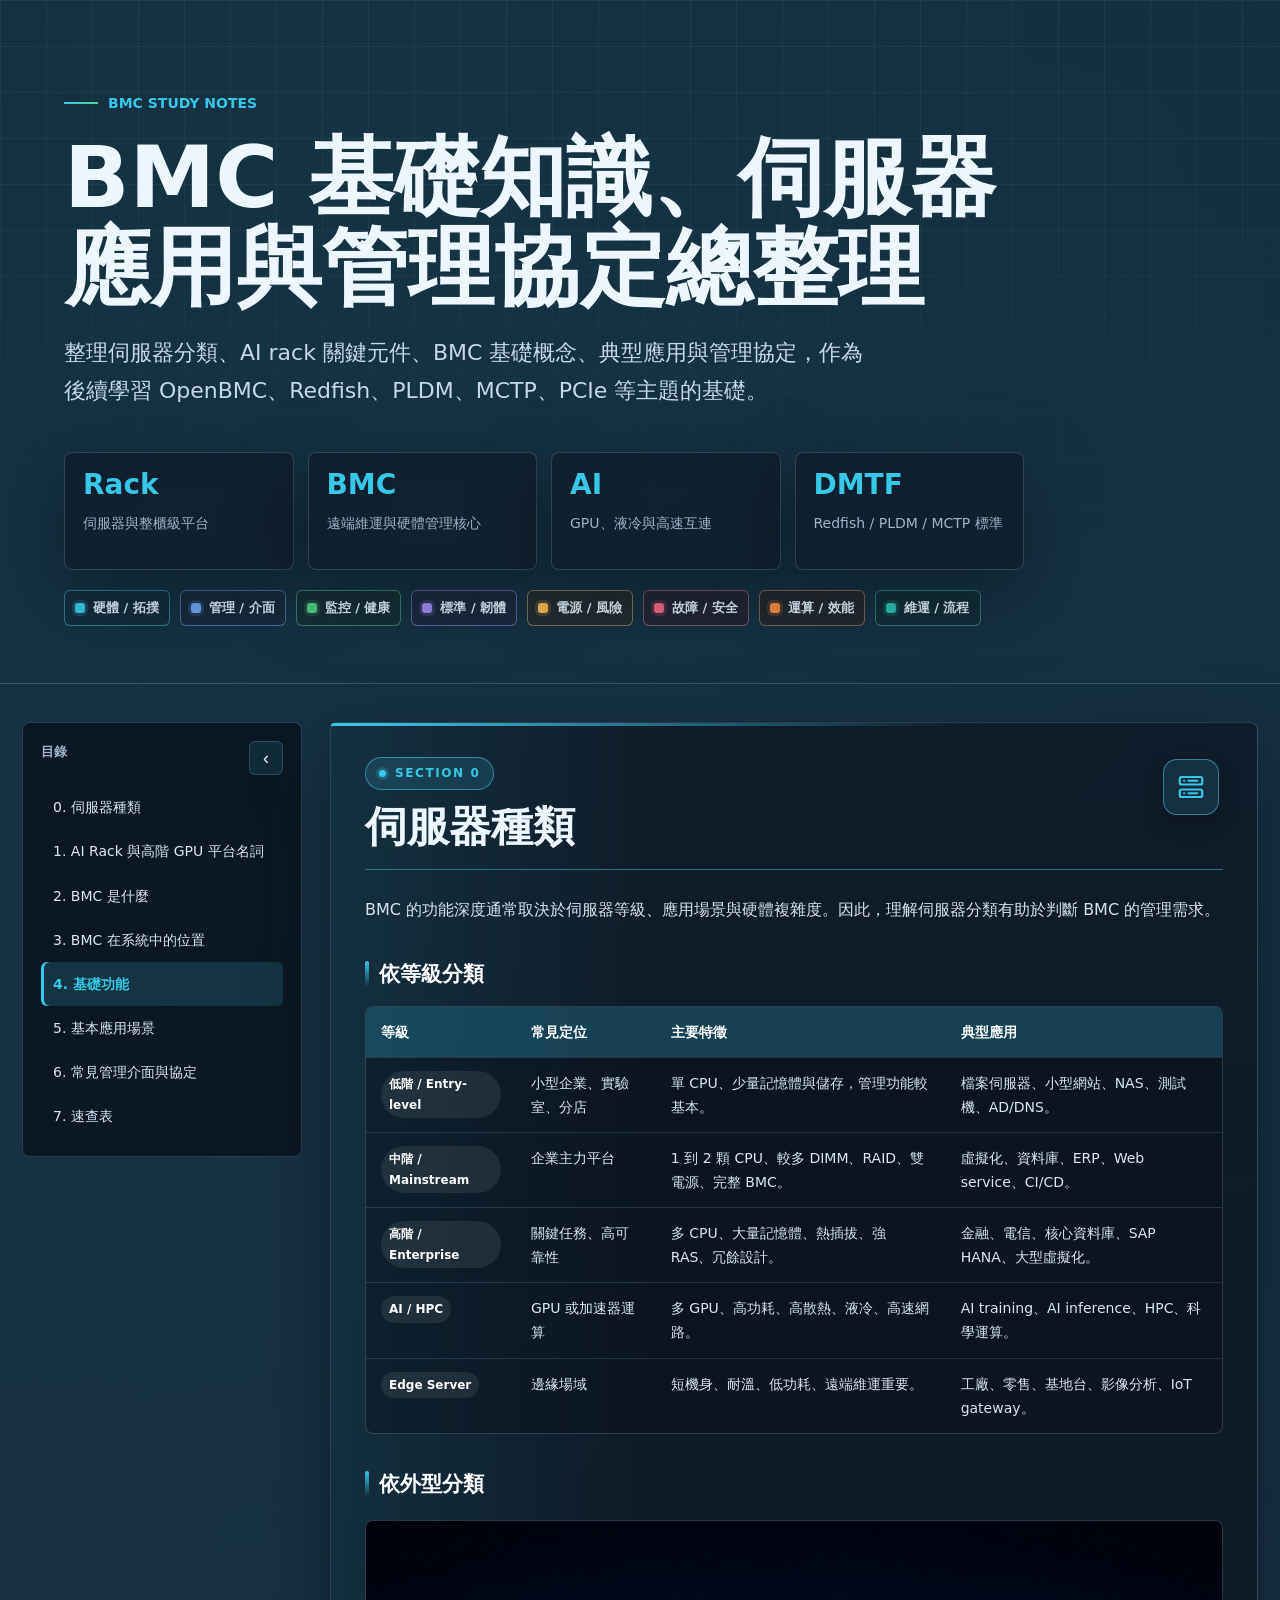
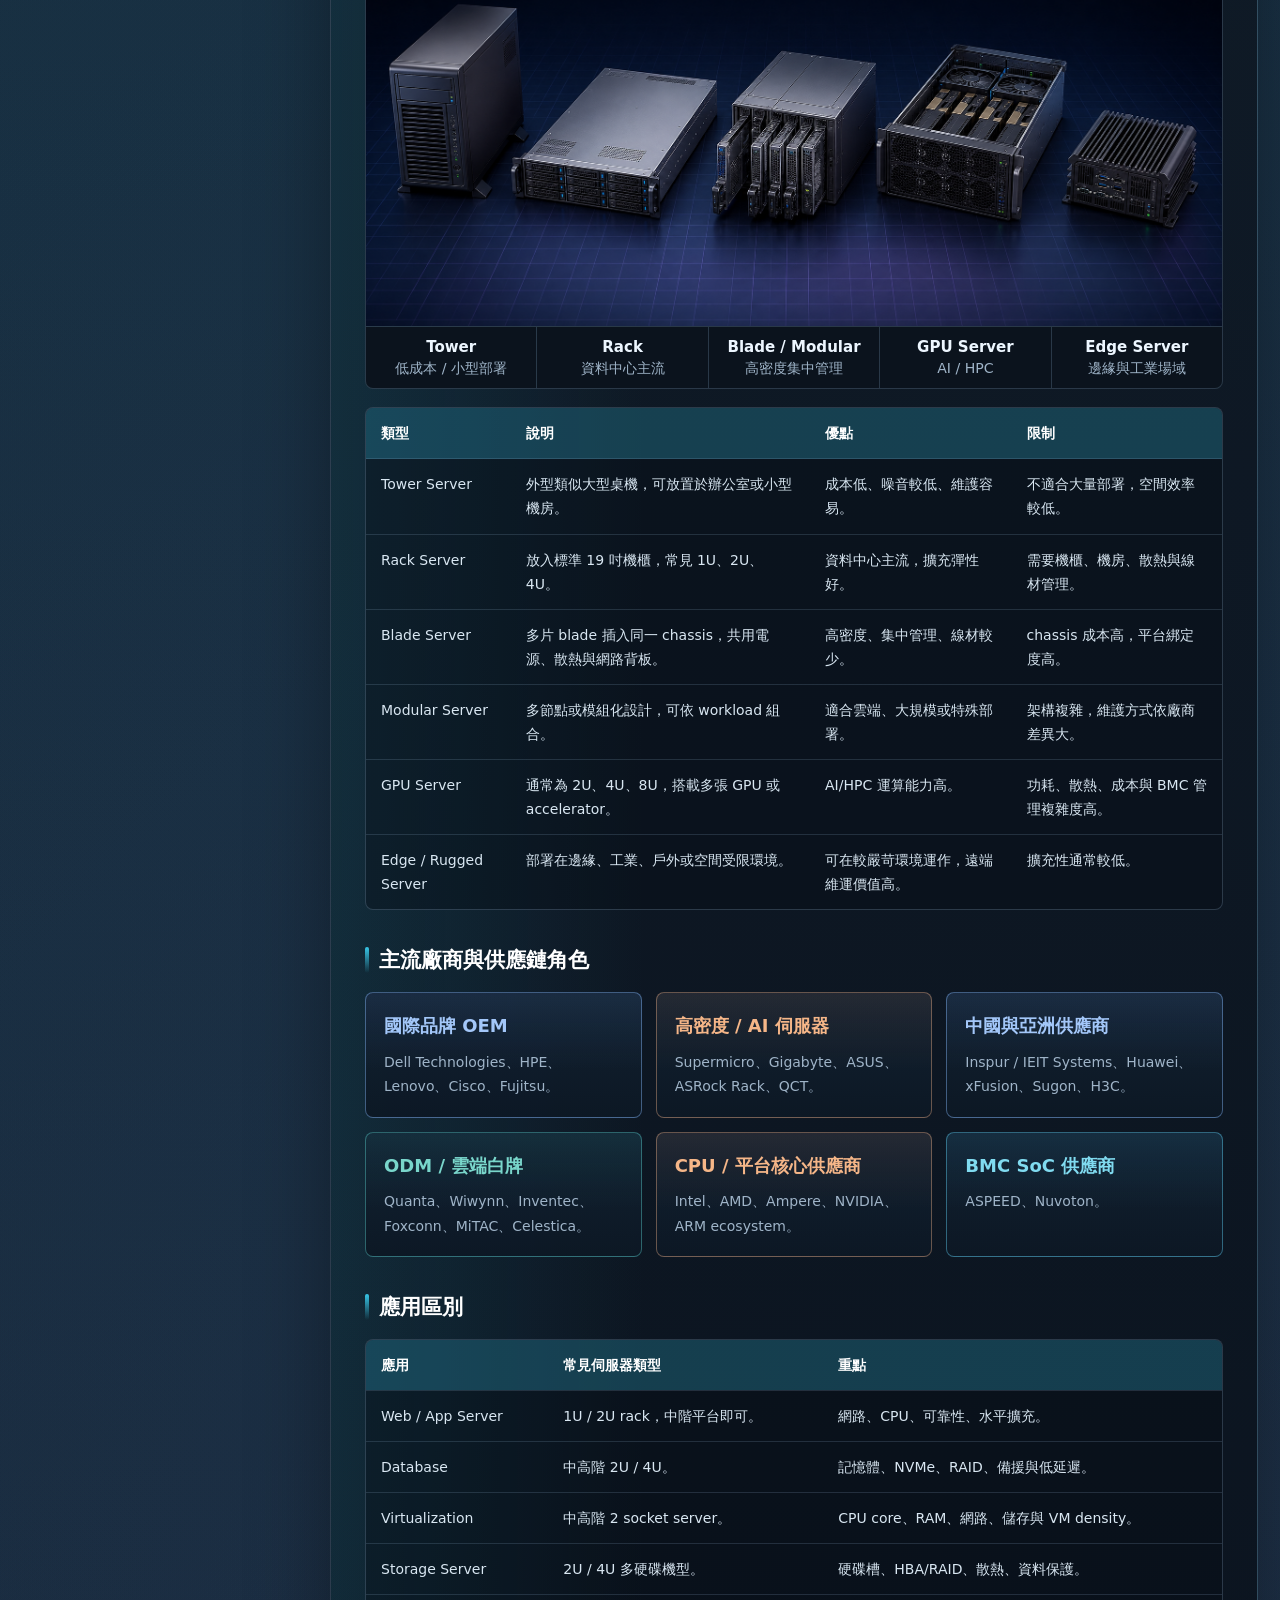
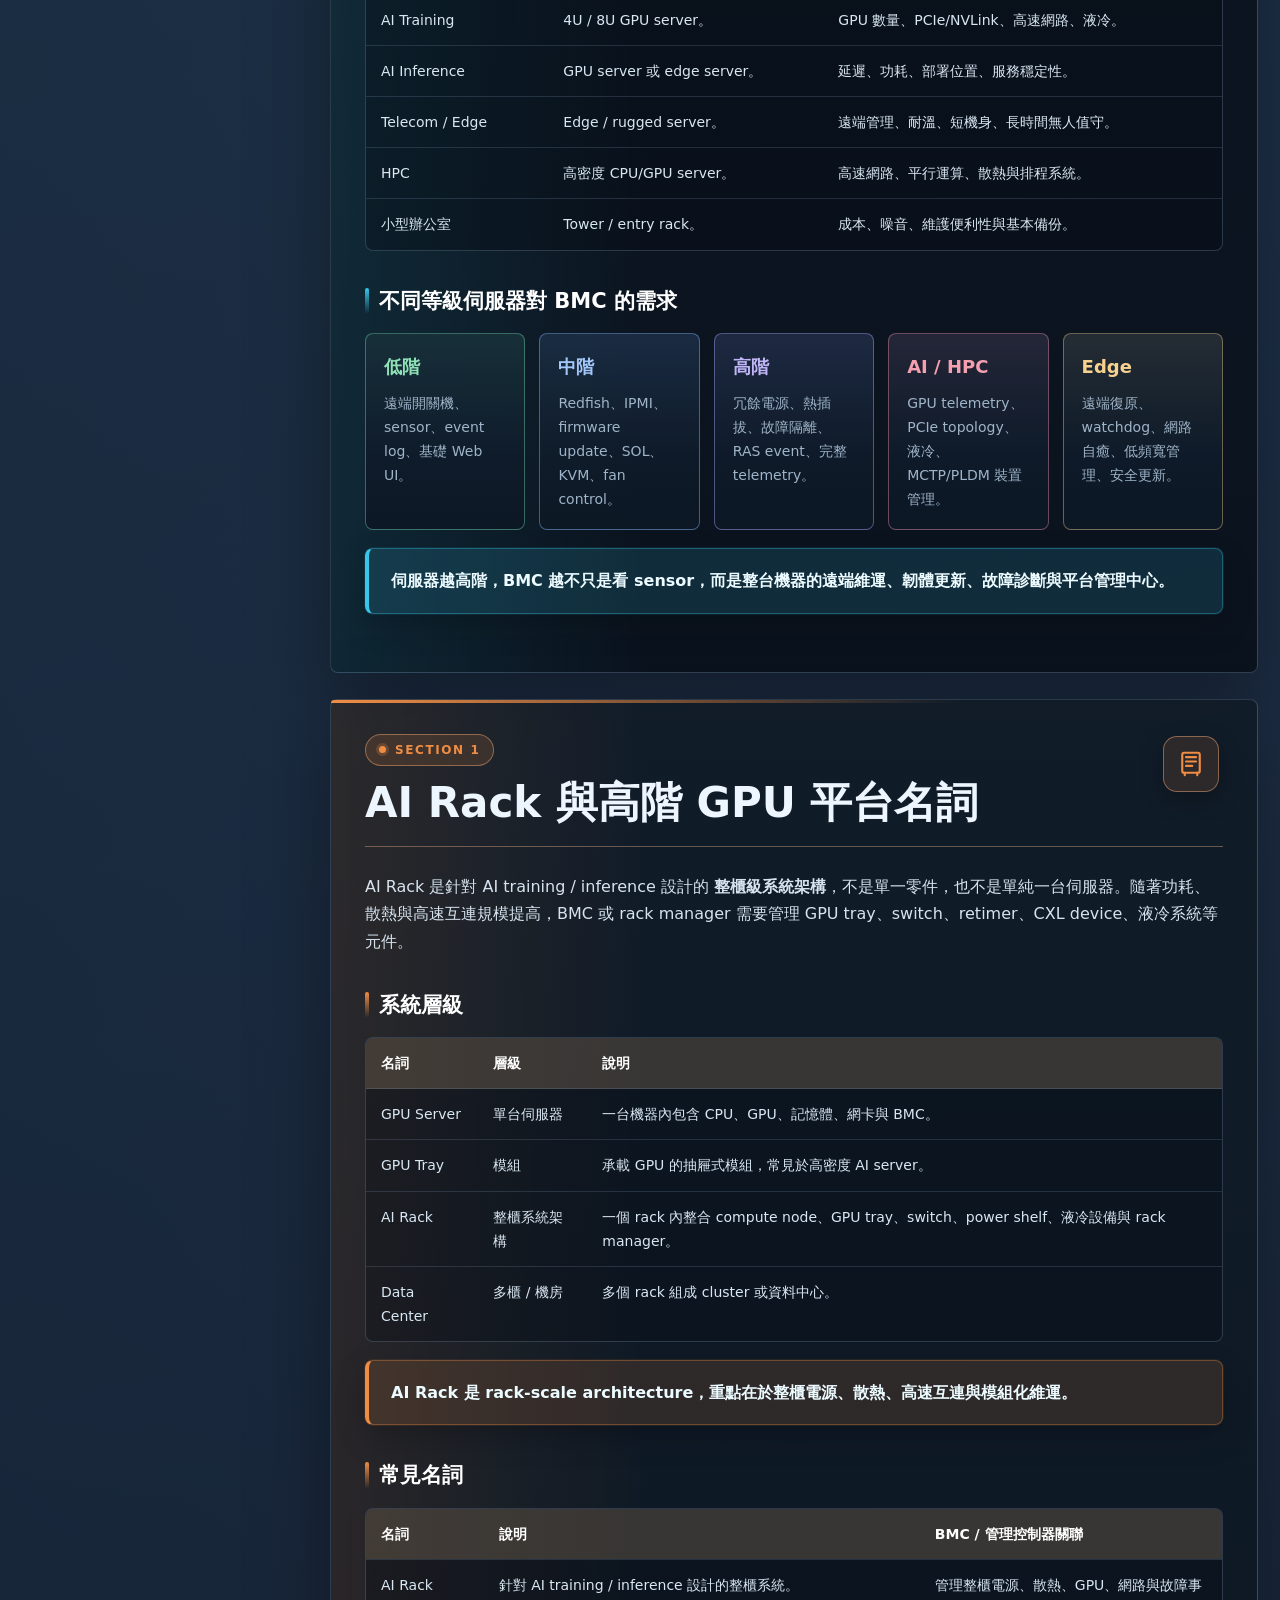
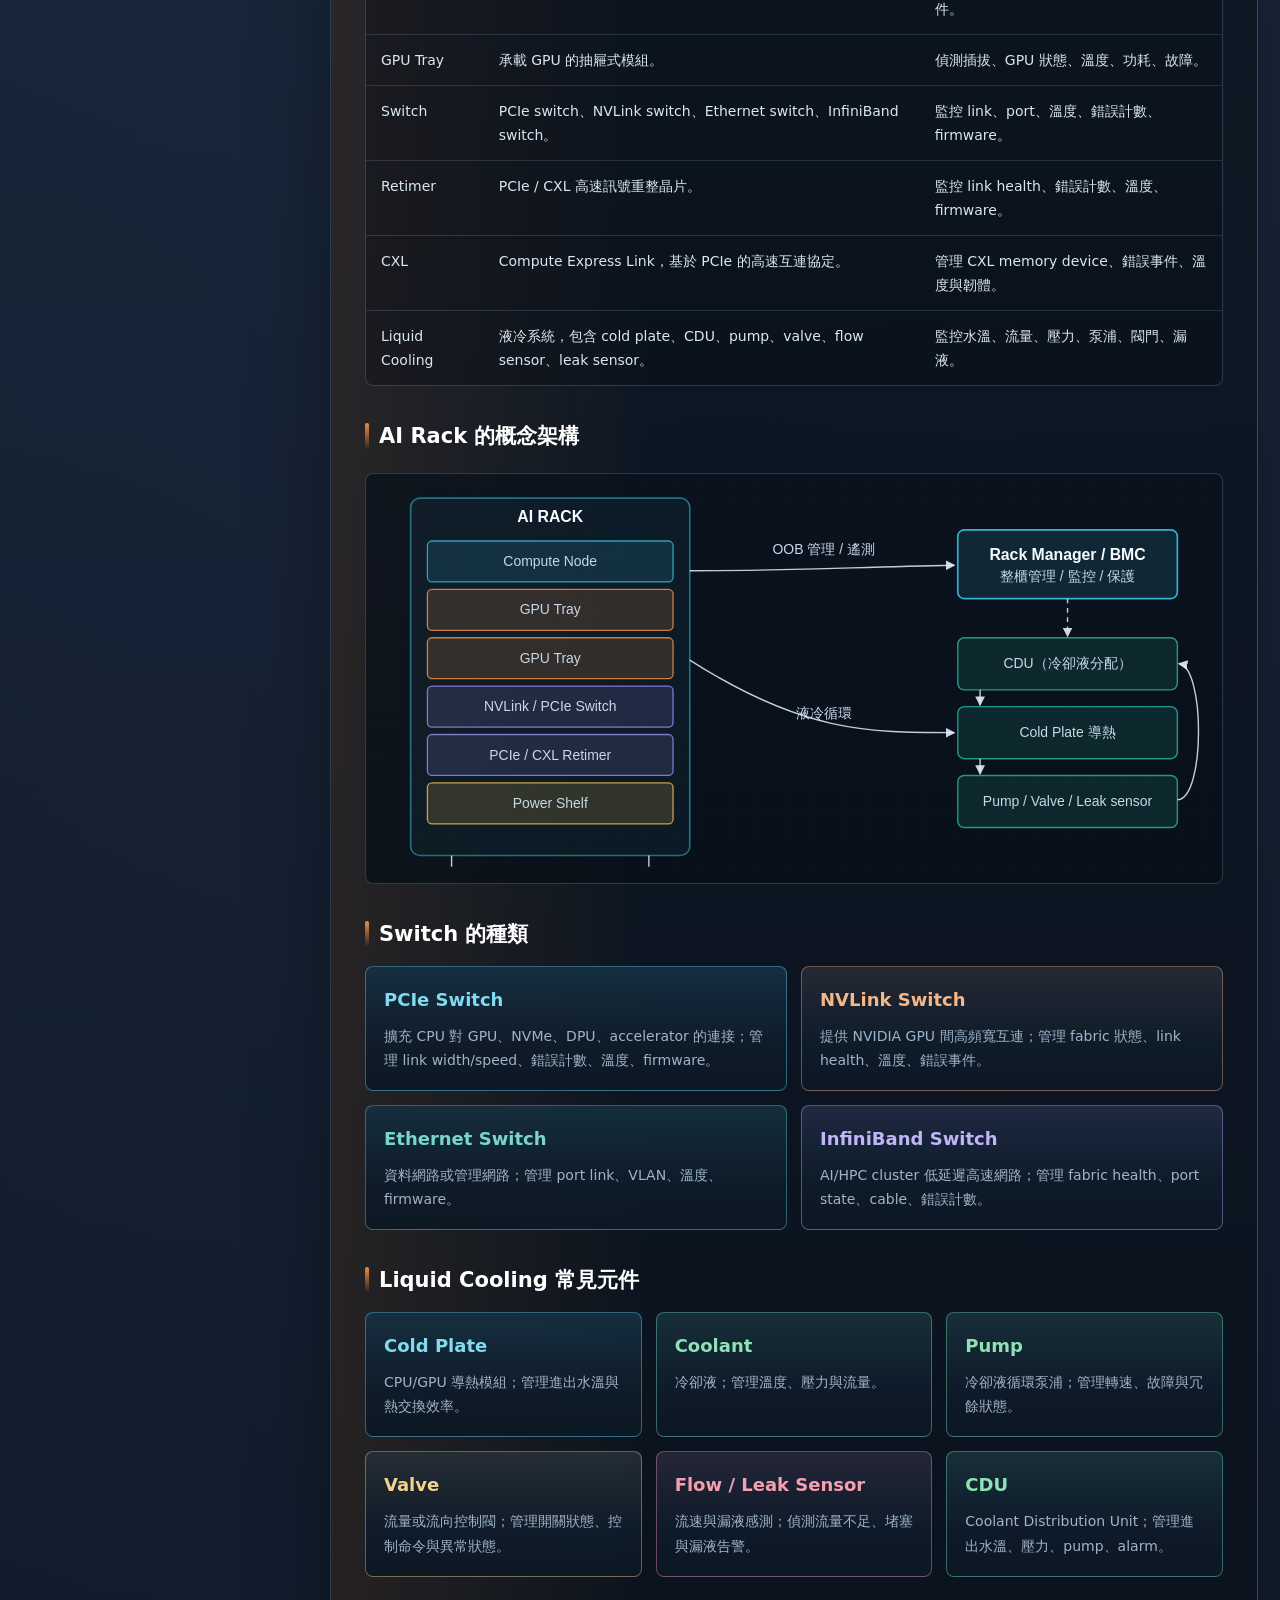
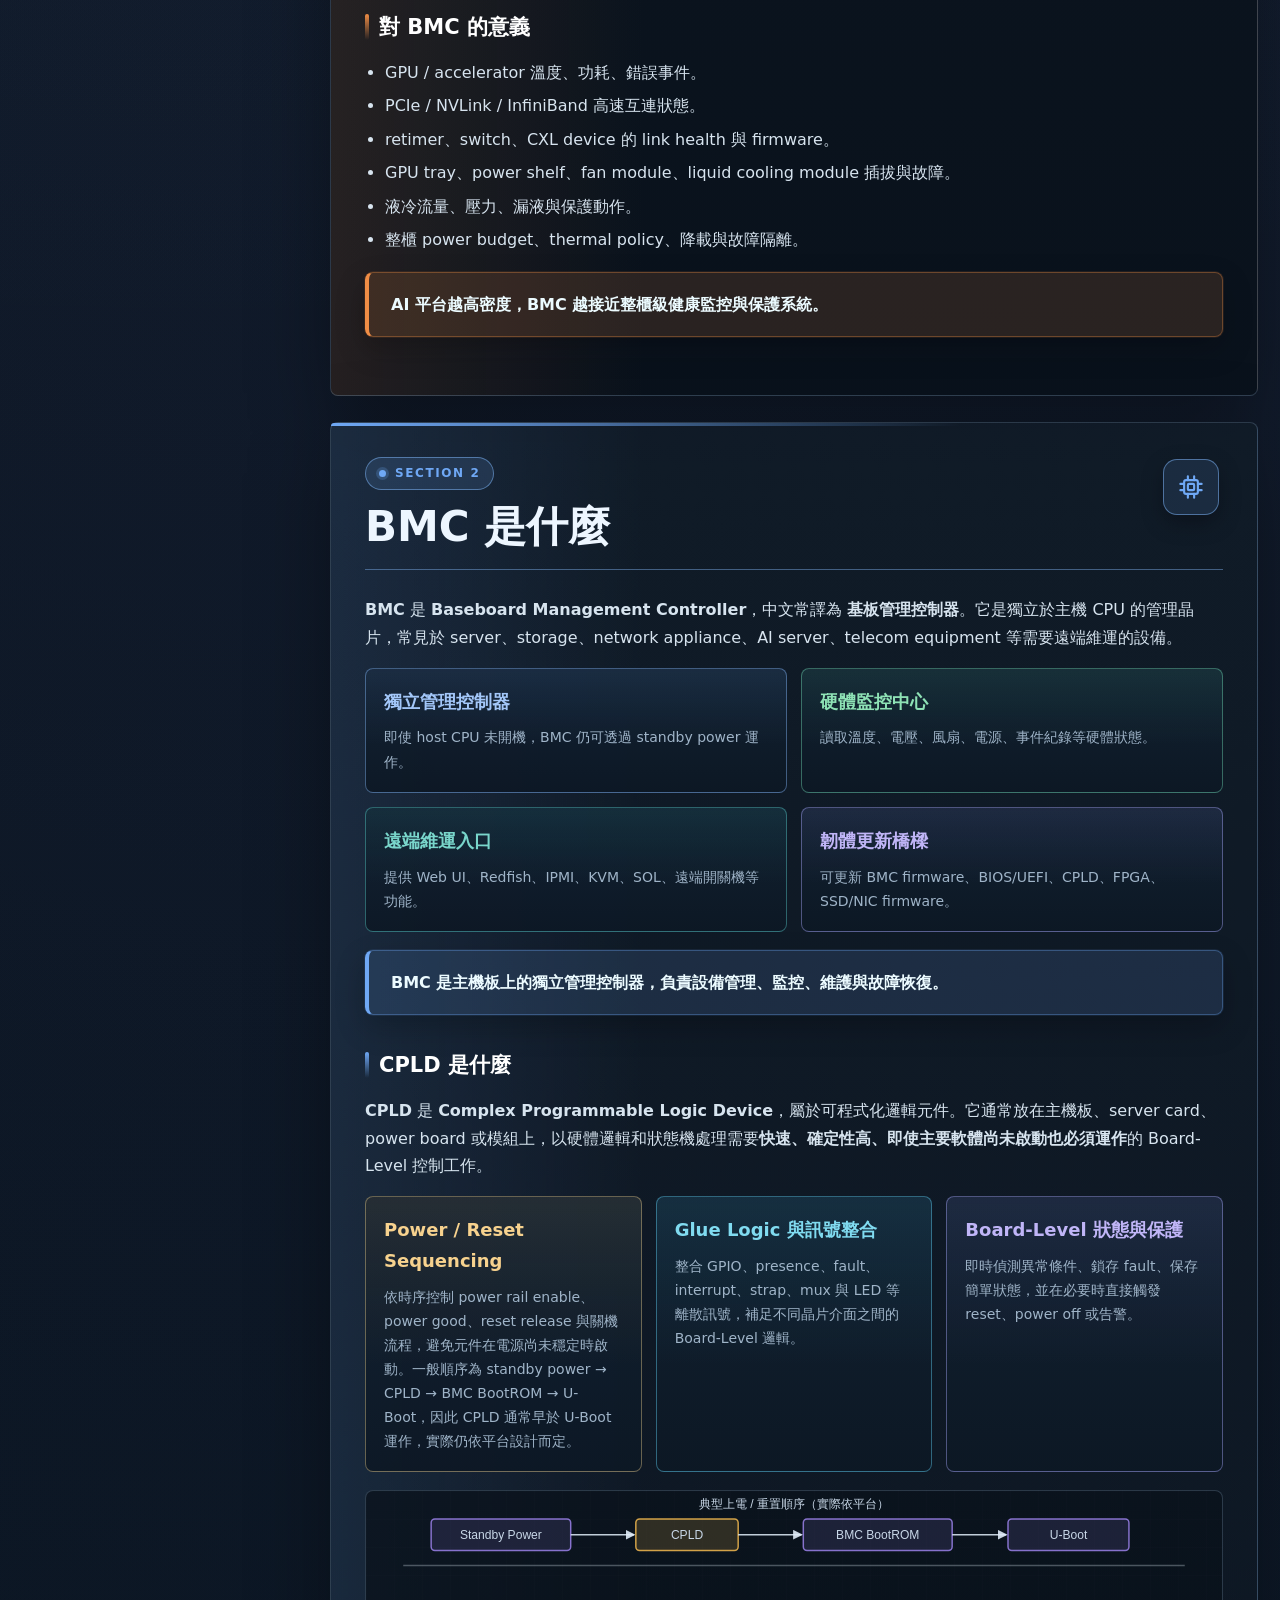
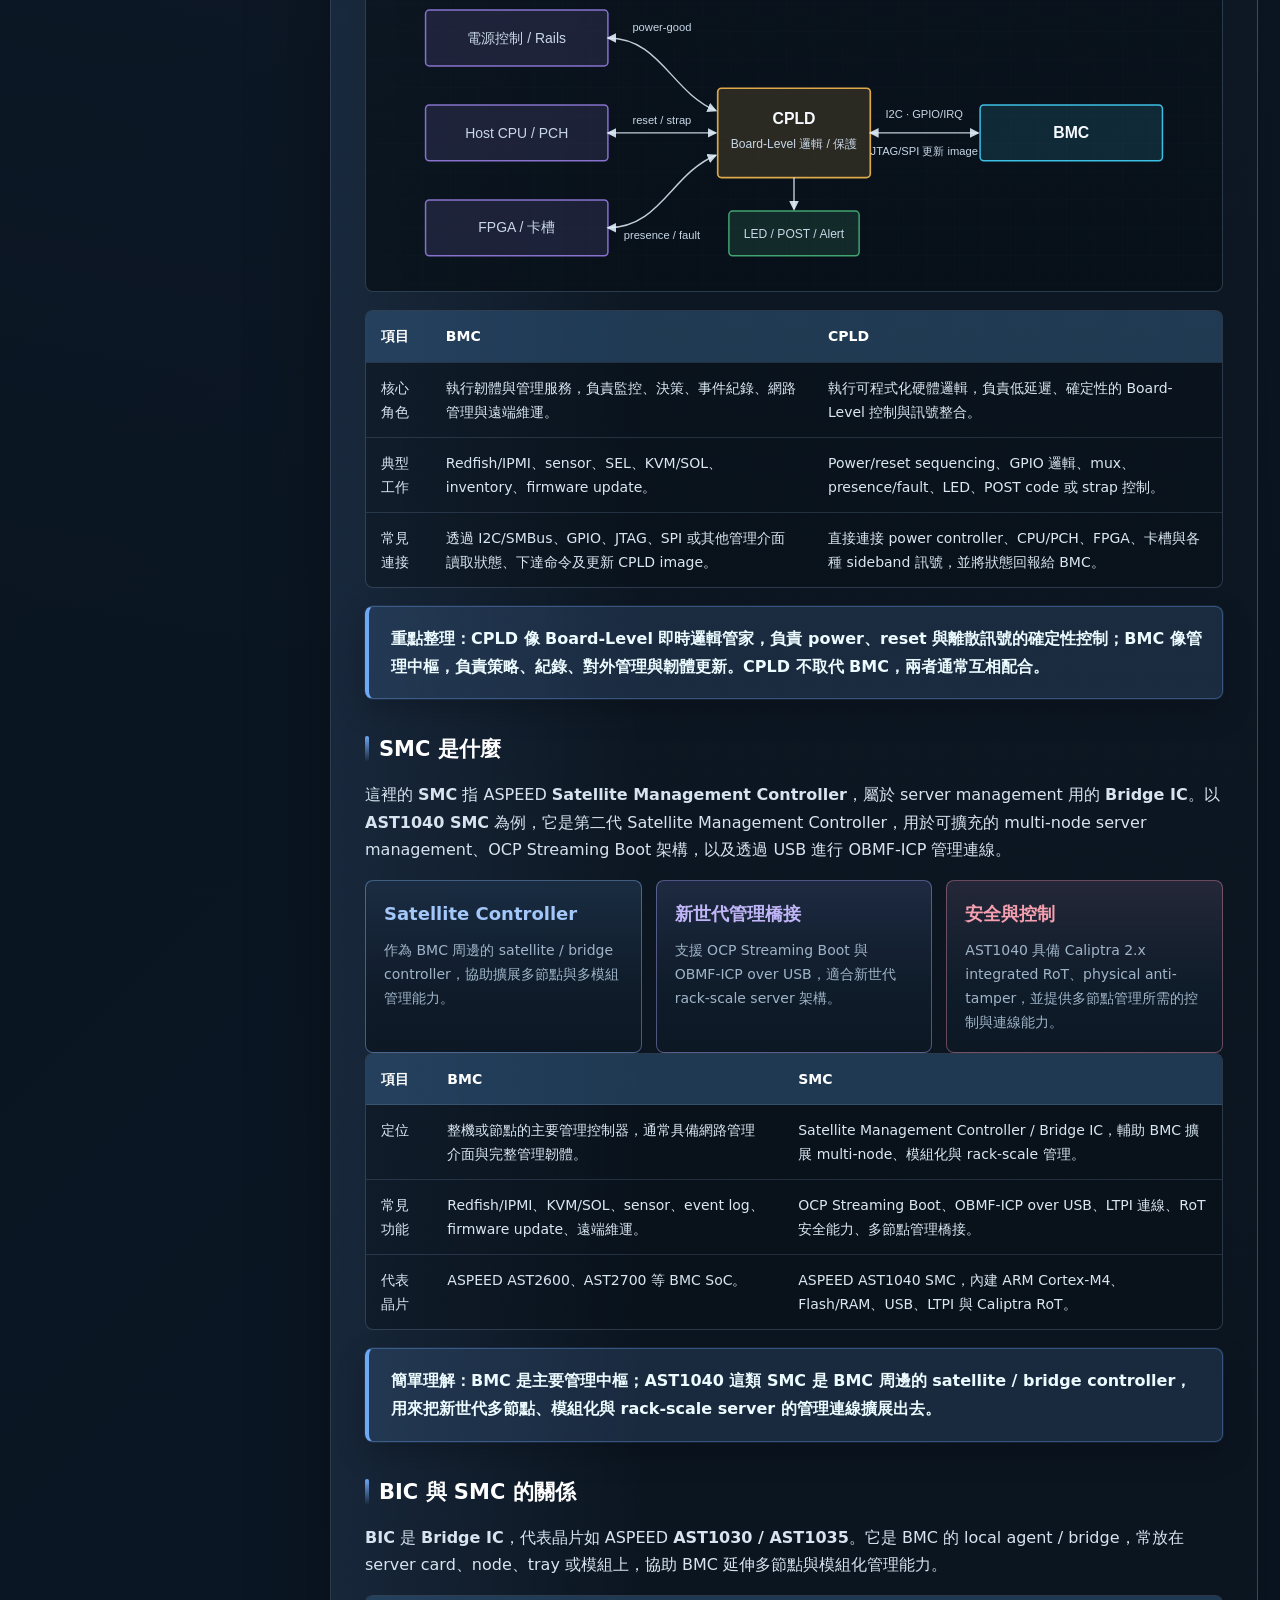
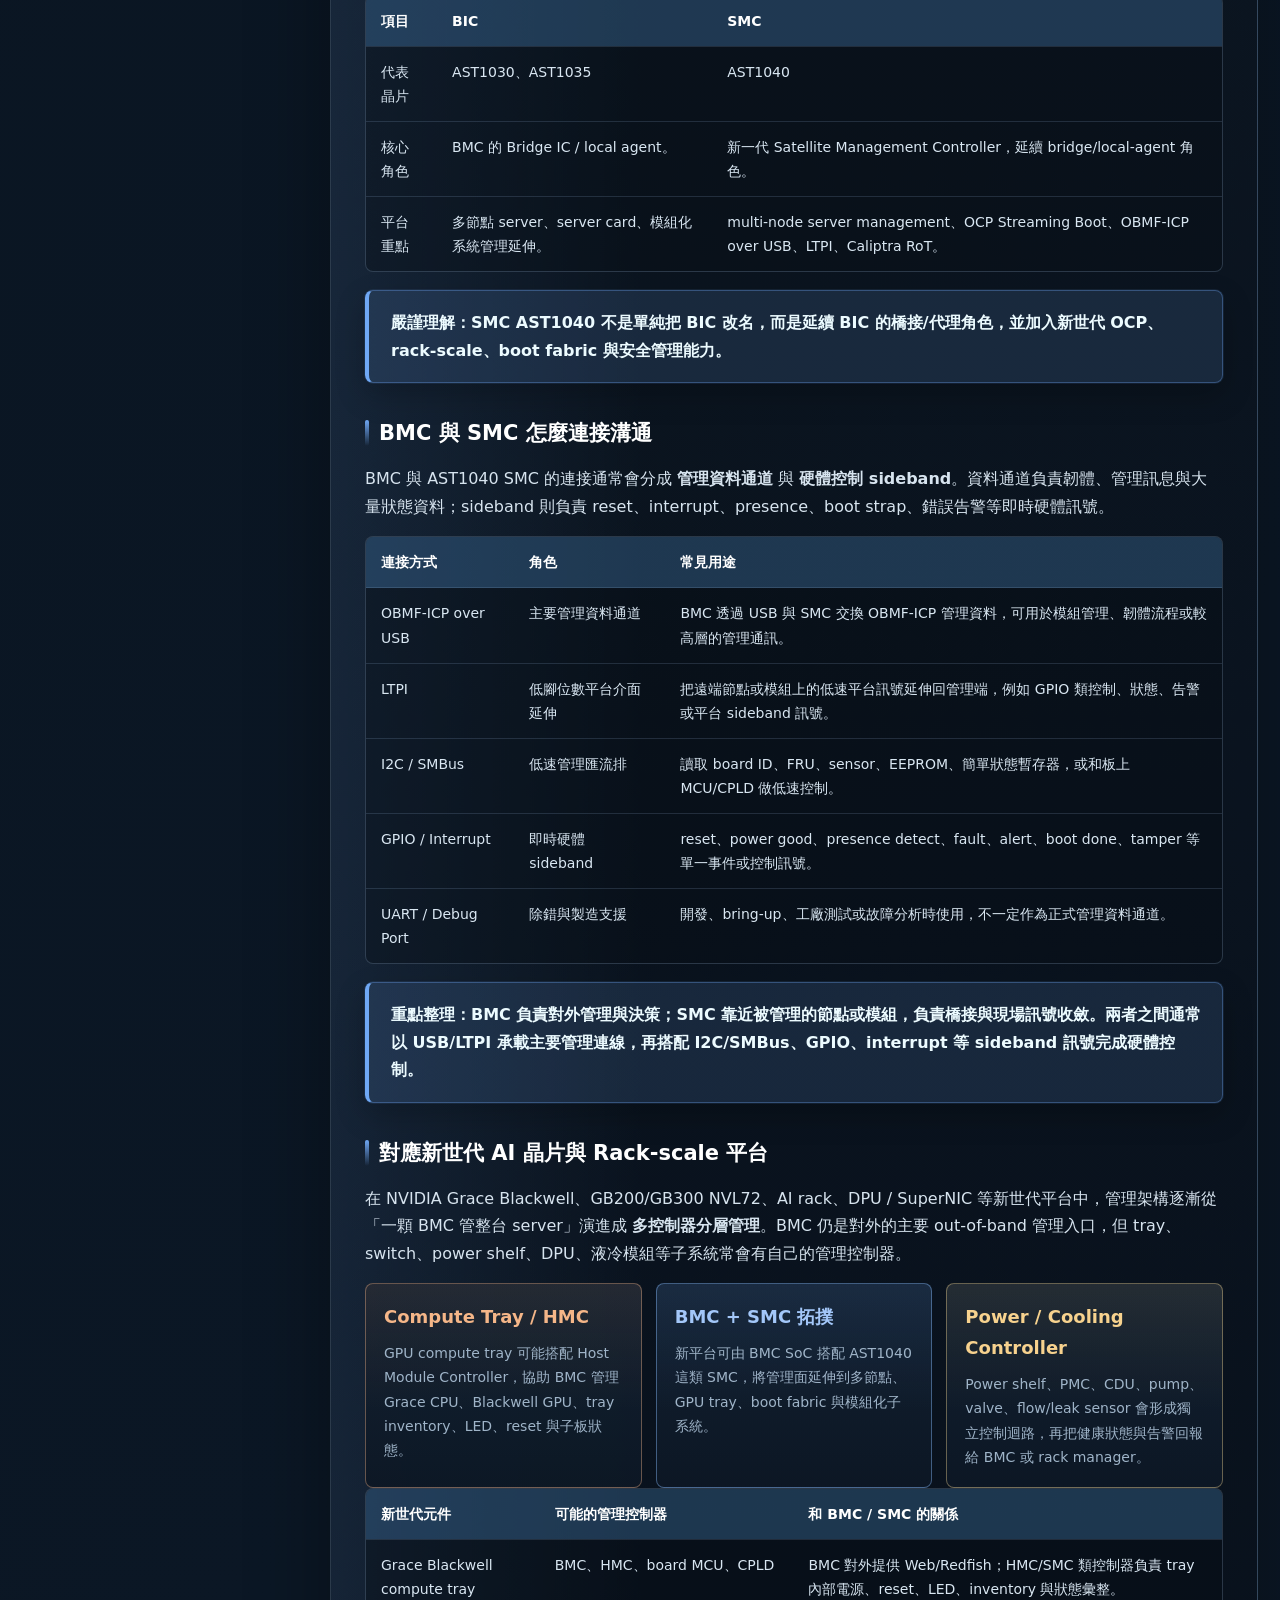
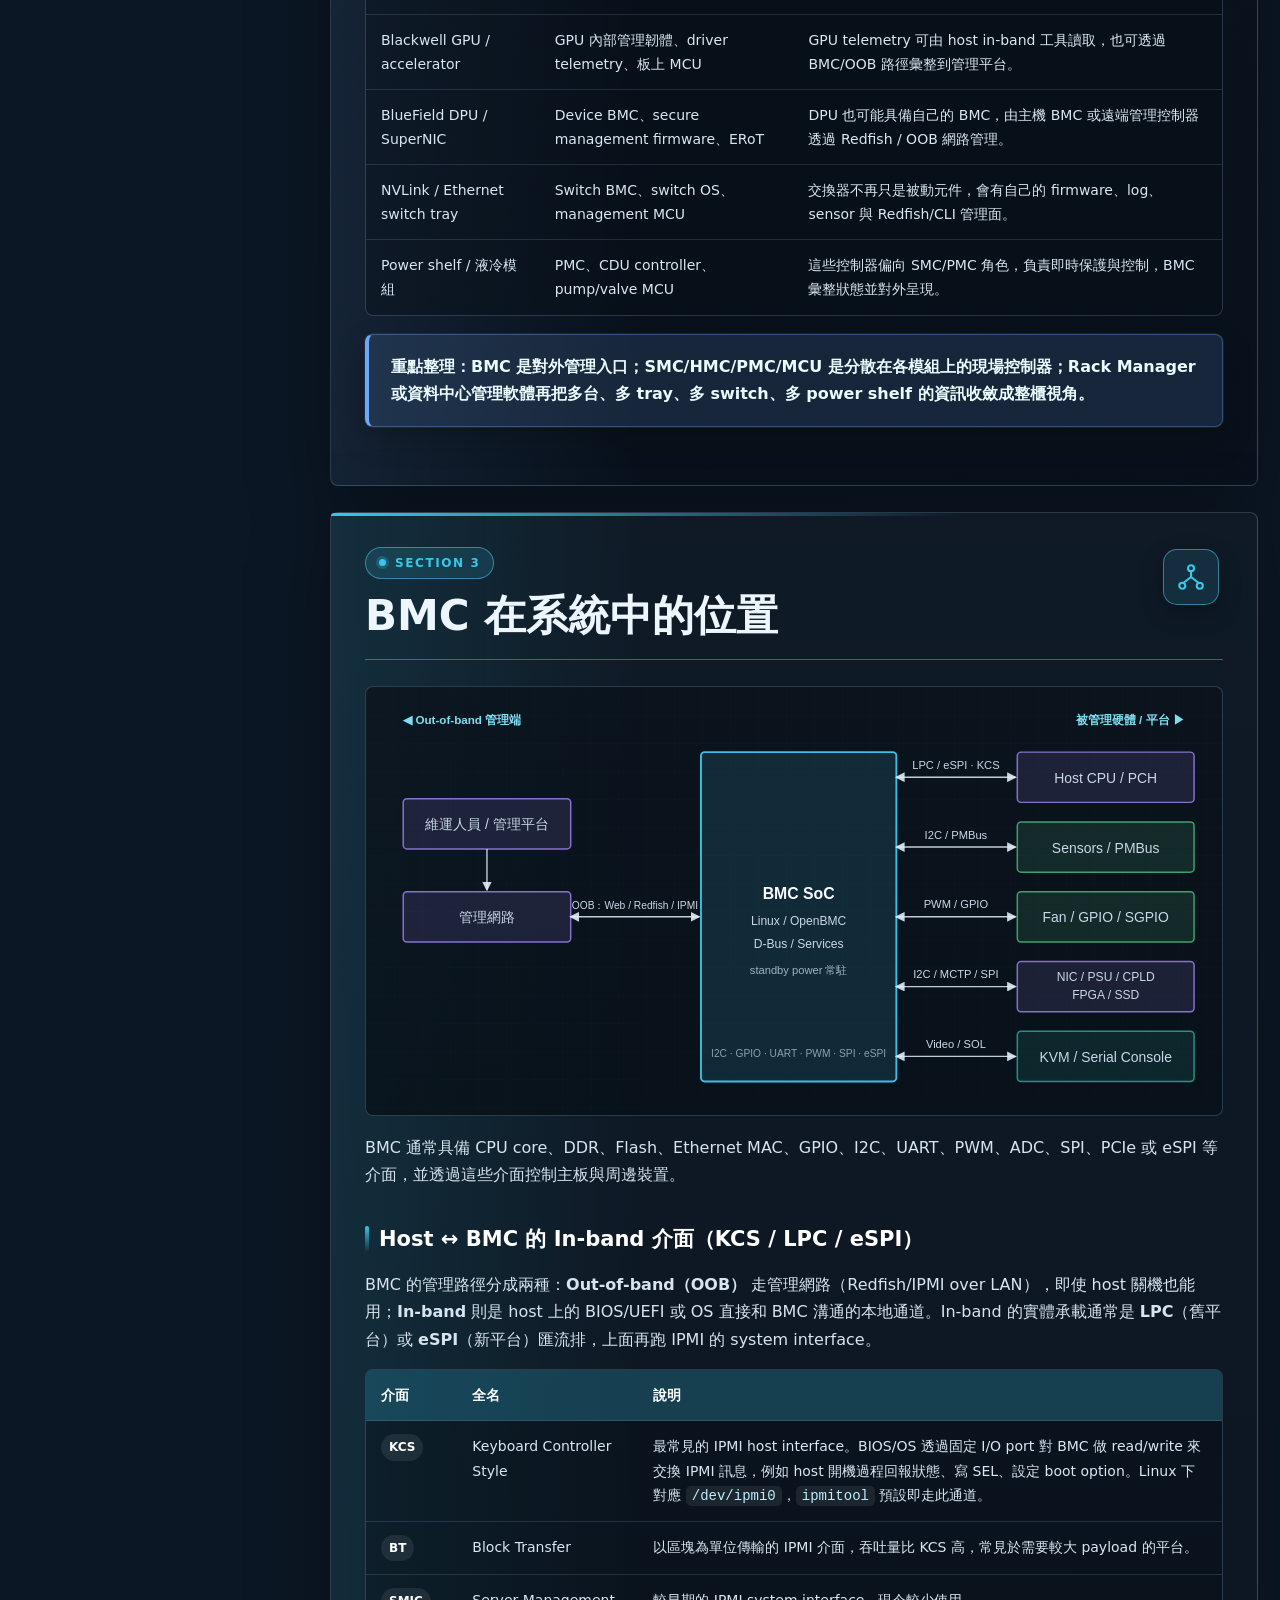
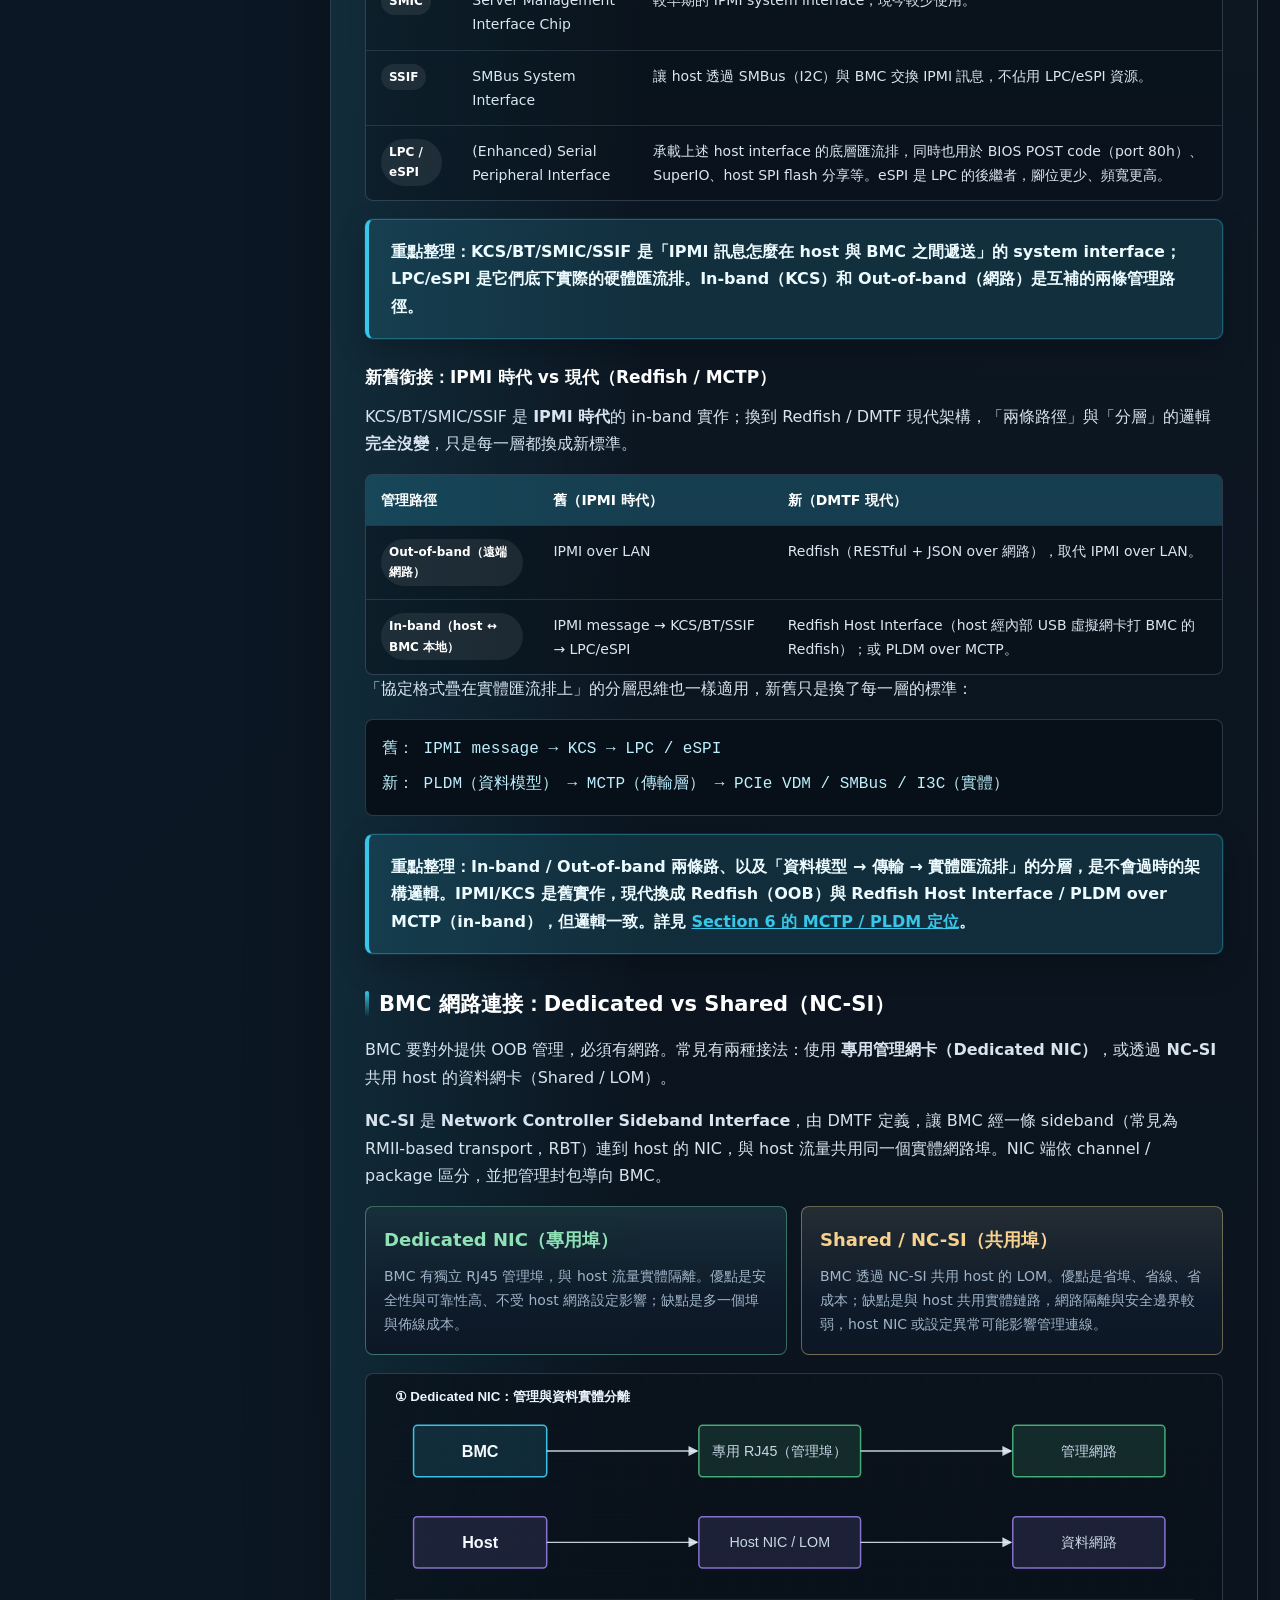
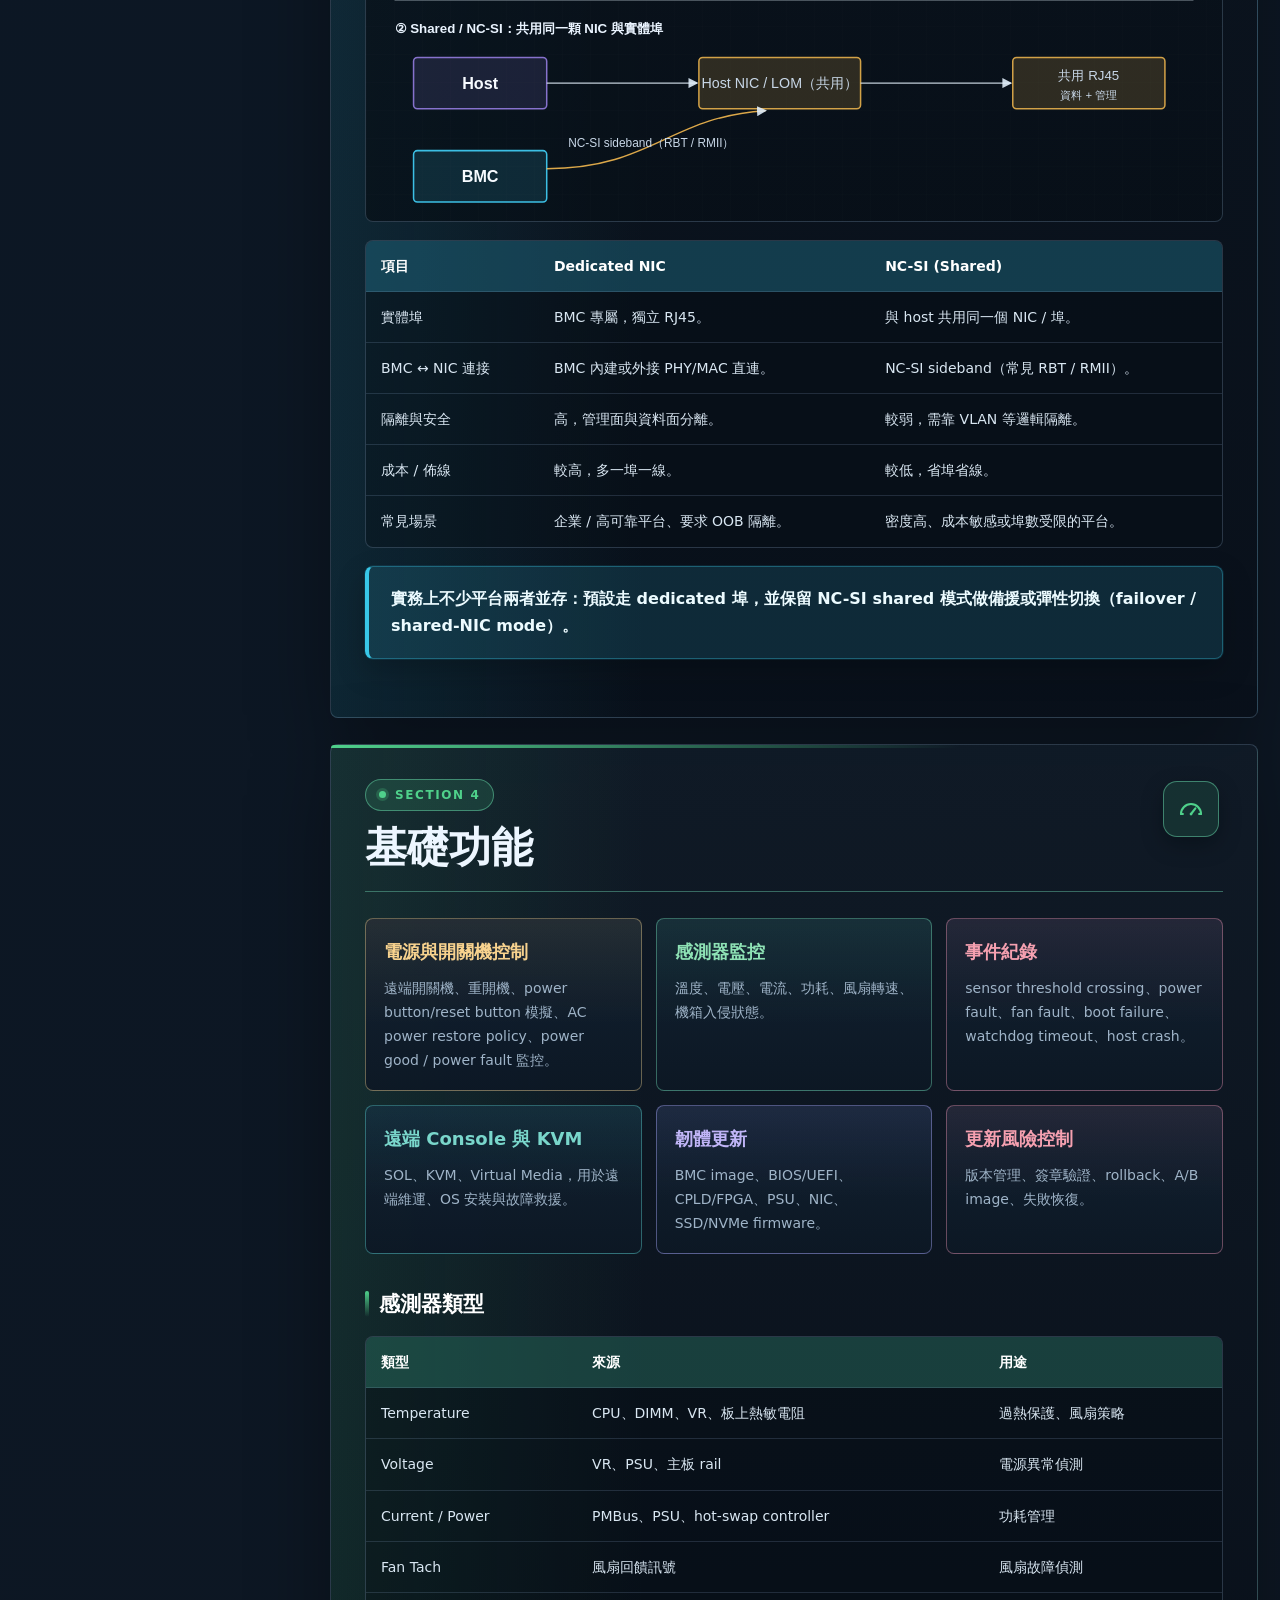
<file: BMC 基礎知識與應用生態總整理.html>
<!doctype html>
<html lang="zh-Hant">
<head>
  <meta charset="utf-8">
  <meta name="viewport" content="width=device-width, initial-scale=1">
  <title>BMC 基礎知識、伺服器應用與管理協定總整理</title>
  <style>
    :root {
      --bg: #071018;
      --panel: #101b27;
      --panel-2: #132233;
      --text: #edf6ff;
      --muted: #9fb4c8;
      --line: rgba(149, 184, 217, 0.24);
      --cyan: #38c7e8;
      --green: #4fd18b;
      --amber: #f3b94f;
      --rose: #ef6a84;
      --violet: #9d8cf2;
      --blue: #6fa8f5;
      --orange: #f08d45;
      --red: #ff5c7a;
      --teal: #2dbfad;
      --lime: #9bd659;
      --shadow: 0 24px 80px rgba(0, 0, 0, 0.35);
      --radius: 8px;
    }

    * {
      box-sizing: border-box;
    }

    html {
      scroll-behavior: smooth;
    }

    body {
      margin: 0;
      color: var(--text);
      font-family: "Segoe UI", "Microsoft JhengHei", system-ui, sans-serif;
      line-height: 1.72;
      background:
        radial-gradient(circle at 20% 0%, rgba(56, 199, 232, 0.16), transparent 30%),
        radial-gradient(circle at 85% 15%, rgba(157, 140, 242, 0.13), transparent 28%),
        linear-gradient(135deg, #071018 0%, #0b1725 48%, #101721 100%);
    }

    a {
      color: inherit;
      text-decoration: none;
    }

    .page {
      min-height: 100vh;
    }

    .hero {
      position: relative;
      overflow: hidden;
      min-height: 76vh;
      padding: 72px clamp(22px, 5vw, 72px) 44px;
      display: grid;
      align-content: center;
      border-bottom: 1px solid var(--line);
    }

    .hero::before {
      content: "";
      position: absolute;
      inset: 0;
      background-image:
        linear-gradient(rgba(255,255,255,0.055) 1px, transparent 1px),
        linear-gradient(90deg, rgba(255,255,255,0.055) 1px, transparent 1px);
      background-size: 46px 46px;
      mask-image: linear-gradient(to bottom, black, transparent 88%);
      pointer-events: none;
    }

    .hero-content {
      position: relative;
      width: min(1180px, 100%);
      margin: 0 auto;
    }

    .eyebrow {
      display: inline-flex;
      align-items: center;
      gap: 10px;
      color: var(--cyan);
      font-size: 14px;
      font-weight: 700;
      letter-spacing: 0;
      text-transform: uppercase;
    }

    .eyebrow::before {
      content: "";
      width: 34px;
      height: 2px;
      background: linear-gradient(90deg, var(--cyan), var(--green));
    }

    h1 {
      max-width: 980px;
      margin: 18px 0 22px;
      font-size: clamp(40px, 7vw, 86px);
      line-height: 1.04;
      letter-spacing: 0;
    }

    .lead {
      max-width: 820px;
      color: #c7d8e8;
      font-size: clamp(17px, 2vw, 22px);
    }

    .hero-stats {
      display: grid;
      grid-template-columns: repeat(4, minmax(0, 1fr));
      gap: 14px;
      margin-top: 42px;
      width: min(960px, 100%);
    }

    .stat {
      min-height: 118px;
      padding: 18px;
      border: 1px solid var(--line);
      border-radius: var(--radius);
      background: rgba(16, 27, 39, 0.72);
      backdrop-filter: blur(14px);
      box-shadow: var(--shadow);
      transition: transform 160ms ease, border-color 160ms ease;
    }

    .stat:hover {
      transform: translateY(-3px);
      border-color: rgba(56, 199, 232, 0.55);
    }

    .stat strong {
      display: block;
      font-size: 28px;
      line-height: 1;
      color: var(--cyan);
    }

    .stat span {
      display: block;
      margin-top: 12px;
      color: var(--muted);
      font-size: 14px;
    }

    .color-logic {
      display: flex;
      flex-wrap: wrap;
      gap: 10px;
      margin-top: 20px;
      width: min(980px, 100%);
    }

    .color-key {
      --key-color: var(--blue);
      display: inline-flex;
      align-items: center;
      gap: 8px;
      min-height: 34px;
      padding: 6px 10px;
      border: 1px solid color-mix(in srgb, var(--key-color) 34%, var(--line));
      border-radius: 6px;
      background: color-mix(in srgb, var(--key-color) 8%, rgba(16, 27, 39, 0.72));
      color: #dcebf7;
      font-size: 13px;
      font-weight: 700;
    }

    .color-key::before {
      content: "";
      width: 10px;
      height: 10px;
      border-radius: 3px;
      background: var(--key-color);
      box-shadow: 0 0 0 3px color-mix(in srgb, var(--key-color) 18%, transparent);
    }

    .key-cyan { --key-color: var(--cyan); }
    .key-blue { --key-color: var(--blue); }
    .key-green { --key-color: var(--green); }
    .key-violet { --key-color: var(--violet); }
    .key-amber { --key-color: var(--amber); }
    .key-rose { --key-color: var(--rose); }
    .key-orange { --key-color: var(--orange); }
    .key-teal { --key-color: var(--teal); }

    .layout {
      display: grid;
      grid-template-columns: 280px minmax(0, 1fr);
      gap: 28px;
      width: min(1320px, calc(100% - 44px));
      margin: 0 auto;
      padding: 38px 0 80px;
      transition: grid-template-columns 180ms ease;
    }

    .layout.nav-collapsed {
      grid-template-columns: 58px minmax(0, 1fr);
    }

    .nav {
      position: sticky;
      top: 18px;
      height: fit-content;
      padding: 18px;
      border: 1px solid var(--line);
      border-radius: var(--radius);
      background: rgba(10, 18, 28, 0.78);
      backdrop-filter: blur(18px);
      overflow: hidden;
      transition: padding 180ms ease;
    }

    .layout.nav-collapsed .nav {
      padding: 12px;
    }

    .nav-title {
      margin: 0 0 12px;
      color: var(--muted);
      font-size: 13px;
      font-weight: 700;
    }

    .nav-header {
      display: flex;
      align-items: center;
      justify-content: space-between;
      gap: 10px;
      margin-bottom: 10px;
    }

    .nav-toggle {
      width: 34px;
      height: 34px;
      display: inline-grid;
      place-items: center;
      border: 1px solid var(--line);
      border-radius: 6px;
      background: rgba(68, 215, 255, 0.10);
      color: #ecfbff;
      cursor: pointer;
      font-size: 18px;
      line-height: 1;
    }

    .nav-toggle:hover {
      border-color: rgba(68, 215, 255, 0.72);
      background: rgba(68, 215, 255, 0.18);
    }

    .nav a {
      display: block;
      padding: 10px 12px;
      border-radius: 6px;
      color: #d8e7f5;
      font-size: 14px;
      white-space: nowrap;
      transition: opacity 160ms ease, transform 160ms ease;
    }

    .nav a:hover {
      background: rgba(68, 215, 255, 0.13);
      color: var(--cyan);
    }

    .nav a.active {
      background: rgba(68, 215, 255, 0.14);
      color: var(--cyan);
      font-weight: 700;
      box-shadow: inset 3px 0 0 var(--cyan);
    }

    .layout.nav-collapsed .nav-title,
    .layout.nav-collapsed .nav-links {
      opacity: 0;
      pointer-events: none;
      transform: translateX(-8px);
      width: 0;
      height: 0;
      overflow: hidden;
    }

    .layout.nav-collapsed .nav-header {
      margin-bottom: 0;
      justify-content: center;
    }

    .layout.nav-collapsed .nav-toggle {
      transform: rotate(180deg);
    }

    main {
      display: grid;
      gap: 26px;
    }

    section {
      --section-accent: var(--cyan);
      position: relative;
      scroll-margin-top: 20px;
      padding: clamp(22px, 3vw, 34px);
      border: 1px solid var(--line);
      border-radius: var(--radius);
      background:
        linear-gradient(90deg, color-mix(in srgb, var(--section-accent) 12%, transparent), transparent 34%),
        linear-gradient(180deg, rgba(16, 27, 39, 0.92), rgba(9, 17, 27, 0.92));
      box-shadow: var(--shadow);
    }

    section::before {
      content: "";
      position: absolute;
      top: 0;
      left: 0;
      right: 0;
      height: 3px;
      border-radius: var(--radius) var(--radius) 0 0;
      background: linear-gradient(90deg, var(--section-accent), transparent 68%);
    }

    section[data-accent="cyan"] { --section-accent: var(--cyan); }
    section[data-accent="blue"] { --section-accent: var(--blue); }
    section[data-accent="green"] { --section-accent: var(--green); }
    section[data-accent="violet"] { --section-accent: var(--violet); }
    section[data-accent="rose"] { --section-accent: var(--rose); }
    section[data-accent="amber"] { --section-accent: var(--amber); }
    section[data-accent="teal"] { --section-accent: var(--teal); }
    section[data-accent="orange"] { --section-accent: var(--orange); }
    section[data-accent="lime"] { --section-accent: var(--lime); }

    .section-head {
      position: relative;
      display: grid;
      gap: 12px;
      margin-bottom: 26px;
      padding-bottom: 18px;
      padding-right: 72px;
      border-bottom: 1px solid color-mix(in srgb, var(--section-accent) 30%, var(--line));
    }

    .section-icon {
      position: absolute;
      top: 2px;
      right: 4px;
      width: 56px;
      height: 56px;
      display: grid;
      place-items: center;
      border: 1px solid color-mix(in srgb, var(--section-accent) 40%, var(--line));
      border-radius: 14px;
      background: color-mix(in srgb, var(--section-accent) 12%, transparent);
      color: var(--section-accent);
      box-shadow: 0 8px 22px rgba(0, 0, 0, 0.28);
    }

    .section-icon svg {
      width: 30px;
      height: 30px;
      display: block;
    }

    @media (max-width: 640px) {
      .section-head {
        padding-right: 60px;
      }

      .section-icon {
        width: 46px;
        height: 46px;
      }

      .section-icon svg {
        width: 24px;
        height: 24px;
      }
    }

    .section-index {
      justify-self: start;
      display: inline-flex;
      align-items: center;
      gap: 9px;
      padding: 5px 13px;
      border: 1px solid color-mix(in srgb, var(--section-accent) 42%, var(--line));
      border-radius: 999px;
      background: color-mix(in srgb, var(--section-accent) 14%, transparent);
      color: var(--section-accent);
      font-size: 12px;
      font-weight: 800;
      letter-spacing: 1.6px;
    }

    .section-index::before {
      content: "";
      width: 7px;
      height: 7px;
      border-radius: 50%;
      background: var(--section-accent);
      box-shadow: 0 0 0 3px color-mix(in srgb, var(--section-accent) 22%, transparent);
    }

    h2 {
      margin: 0;
      font-size: clamp(26px, 4vw, 42px);
      line-height: 1.18;
      letter-spacing: 0;
    }

    h3 {
      position: relative;
      margin: 32px 0 14px;
      padding-left: 14px;
      color: #ffffff;
      font-size: 21px;
      letter-spacing: 0;
    }

    h3::before {
      content: "";
      position: absolute;
      left: 0;
      top: 5px;
      bottom: 5px;
      width: 4px;
      border-radius: 2px;
      background: linear-gradient(180deg, var(--section-accent), transparent);
    }

    p {
      margin: 0 0 16px;
      color: #d7e4ef;
    }

    .callout {
      position: relative;
      margin: 18px 0 24px;
      padding: 18px 20px 18px 22px;
      border: 1px solid color-mix(in srgb, var(--section-accent) 34%, transparent);
      border-left: 4px solid var(--section-accent);
      border-radius: var(--radius);
      background: color-mix(in srgb, var(--section-accent) 14%, transparent);
      box-shadow: 0 0 0 1px color-mix(in srgb, var(--section-accent) 10%, transparent),
        0 12px 30px rgba(0, 0, 0, 0.22);
      color: #ecfbff;
      font-weight: 700;
    }

    .grid {
      display: grid;
      gap: 14px;
    }

    .grid.cols-2 {
      grid-template-columns: repeat(2, minmax(0, 1fr));
    }

    .grid.cols-3 {
      grid-template-columns: repeat(3, minmax(0, 1fr));
    }

    .grid.cols-5 {
      grid-template-columns: repeat(5, minmax(0, 1fr));
    }

    .tile {
      --tile-accent: var(--section-accent);
      padding: 18px;
      border: 1px solid color-mix(in srgb, var(--tile-accent) 30%, var(--line));
      border-radius: var(--radius);
      background:
        linear-gradient(180deg, color-mix(in srgb, var(--tile-accent) 8%, transparent), transparent 62%),
        linear-gradient(180deg, rgba(19, 34, 51, 0.95), rgba(13, 24, 37, 0.95));
      transition: transform 160ms ease, border-color 160ms ease, box-shadow 160ms ease;
    }

    .tile:hover {
      transform: translateY(-3px);
      border-color: color-mix(in srgb, var(--tile-accent) 62%, var(--line));
      box-shadow: 0 14px 34px rgba(0, 0, 0, 0.32);
    }

    .tile h4 {
      margin: 0 0 8px;
      font-size: 18px;
      color: color-mix(in srgb, var(--tile-accent) 64%, white);
    }

    .tile p {
      margin: 0;
      color: var(--muted);
      font-size: 14px;
    }

    .accent-green { color: var(--green); }
    .accent-blue { color: var(--blue); }
    .accent-violet { color: var(--violet); }
    .accent-rose { color: var(--rose); }
    .accent-amber { color: var(--amber); }
    .accent-orange { color: var(--orange); }
    .accent-teal { color: var(--teal); }
    .accent-lime { color: var(--lime); }

    .tone-green { --tile-accent: var(--green); }
    .tone-cyan { --tile-accent: var(--cyan); }
    .tone-blue { --tile-accent: var(--blue); }
    .tone-violet { --tile-accent: var(--violet); }
    .tone-rose { --tile-accent: var(--rose); }
    .tone-amber { --tile-accent: var(--amber); }
    .tone-orange { --tile-accent: var(--orange); }
    .tone-teal { --tile-accent: var(--teal); }
    .tone-lime { --tile-accent: var(--lime); }

    .table-wrap {
      overflow-x: auto;
      border: 1px solid var(--line);
      border-radius: var(--radius);
      background: rgba(6, 13, 21, 0.36);
    }

    table {
      width: 100%;
      border-collapse: collapse;
      min-width: 720px;
    }

    th,
    td {
      padding: 13px 15px;
      border-bottom: 1px solid rgba(149, 184, 217, 0.18);
      text-align: left;
      vertical-align: top;
    }

    th {
      color: #ffffff;
      background: color-mix(in srgb, var(--section-accent) 18%, rgba(68, 215, 255, 0.08));
      font-size: 14px;
    }

    td {
      color: #d9e7f2;
      font-size: 14px;
    }

    tr:last-child td {
      border-bottom: 0;
    }

    tbody tr {
      transition: background 140ms ease;
    }

    tbody tr:hover td {
      background: color-mix(in srgb, var(--section-accent) 9%, transparent);
    }

    .pill {
      display: inline-block;
      padding: 3px 8px;
      border-radius: 999px;
      background: rgba(255, 255, 255, 0.08);
      color: #ffffff;
      font-size: 12px;
      font-weight: 800;
    }

    .flow {
      display: flex;
      flex-wrap: wrap;
      align-items: stretch;
      gap: 12px;
      margin: 18px 0;
    }

    .svg-diagram {
      width: 100%;
      margin: 18px 0;
      overflow-x: auto;
      border: 1px solid var(--line);
      border-radius: var(--radius);
      background:
        linear-gradient(180deg, rgba(10, 18, 28, 0.78), rgba(7, 16, 24, 0.78)),
        linear-gradient(rgba(255,255,255,0.04) 1px, transparent 1px),
        linear-gradient(90deg, rgba(255,255,255,0.04) 1px, transparent 1px);
      background-size: auto, 28px 28px, 28px 28px;
    }

    .svg-diagram svg {
      display: block;
      width: 100%;
      min-width: 680px;
      height: auto;
    }

    .server-form-figure {
      width: 100%;
      margin: 18px 0;
      overflow: hidden;
      border: 1px solid var(--line);
      border-radius: var(--radius);
      background: rgba(7, 16, 24, 0.78);
    }

    .server-form-figure img {
      display: block;
      width: 100%;
      height: auto;
      aspect-ratio: 1823 / 863;
      object-fit: cover;
    }

    .server-form-legend {
      display: grid;
      grid-template-columns: repeat(auto-fit, minmax(120px, 1fr));
      gap: 1px;
      margin: 0;
      padding: 1px 0 0;
      background: var(--line);
    }

    .server-form-legend span {
      padding: 10px 8px;
      background: rgba(10, 18, 28, 0.96);
      color: var(--muted);
      font-size: 0.88rem;
      line-height: 1.35;
      text-align: center;
    }

    .server-form-legend strong {
      display: block;
      margin-bottom: 2px;
      color: var(--text);
      font-size: 0.94rem;
    }

    .diagram-card {
      fill: rgba(167, 139, 250, 0.12);
      stroke: rgba(167, 139, 250, 0.78);
      stroke-width: 1.6;
      rx: 4;
    }

    .diagram-card.main {
      fill: rgba(68, 215, 255, 0.12);
      stroke: rgba(68, 215, 255, 0.88);
    }

    .diagram-line {
      fill: none;
      stroke: rgba(224, 237, 249, 0.86);
      stroke-width: 1.5;
    }

    .diagram-title {
      fill: #f7fbff;
      font: 700 17px "Segoe UI", "Microsoft JhengHei", sans-serif;
      text-anchor: middle;
    }

    .diagram-sub {
      fill: #c8d7e7;
      font: 15px "Segoe UI", "Microsoft JhengHei", sans-serif;
      text-anchor: middle;
    }

    .node {
      flex: 1 1 155px;
      min-height: 84px;
      display: grid;
      place-items: center;
      padding: 14px;
      border: 1px solid rgba(68, 215, 255, 0.32);
      border-radius: var(--radius);
      background: rgba(68, 215, 255, 0.08);
      text-align: center;
      color: #ecfbff;
      font-weight: 800;
    }

    ul {
      margin: 10px 0 0;
      padding-left: 20px;
      color: #d7e4ef;
    }

    li {
      margin: 6px 0;
    }

    code {
      padding: 2px 6px;
      border-radius: 5px;
      background: rgba(255, 255, 255, 0.08);
      color: #bdefff;
      font-family: Consolas, "Cascadia Mono", monospace;
    }

    .code-list {
      display: grid;
      gap: 8px;
      padding: 16px;
      border-radius: var(--radius);
      border: 1px solid var(--line);
      background: #071018;
      color: #bdefff;
      font-family: Consolas, "Cascadia Mono", monospace;
      overflow-x: auto;
    }

    footer {
      padding: 28px;
      color: var(--muted);
      text-align: center;
      border-top: 1px solid var(--line);
    }

    @media (max-width: 1020px) {
      .layout {
        grid-template-columns: 1fr;
      }

      .layout.nav-collapsed {
        grid-template-columns: 1fr;
      }

      .nav {
        position: static;
      }

      .layout.nav-collapsed .nav {
        padding: 12px;
      }

      .layout.nav-collapsed .nav-title,
      .layout.nav-collapsed .nav-links {
        opacity: 0;
        pointer-events: none;
        transform: translateY(-6px);
        width: auto;
        height: 0;
        overflow: hidden;
      }

      .hero-stats,
      .grid.cols-5,
      .grid.cols-3,
      .grid.cols-2 {
        grid-template-columns: 1fr;
      }
    }

    @media (max-width: 640px) {
      .hero {
        min-height: auto;
        padding-top: 48px;
      }

      .hero-stats {
        grid-template-columns: 1fr;
      }

      section {
        padding: 20px;
      }
    }
  </style>
</head>
<body>
  <div class="page">
    <header class="hero">
      <div class="hero-content">
        <div class="eyebrow">BMC Study Notes</div>
        <h1>BMC 基礎知識、伺服器應用與管理協定總整理</h1>
        <p class="lead">整理伺服器分類、AI rack 關鍵元件、BMC 基礎概念、典型應用與管理協定，作為後續學習 OpenBMC、Redfish、PLDM、MCTP、PCIe 等主題的基礎。</p>
        <div class="hero-stats">
          <div class="stat"><strong>Rack</strong><span>伺服器與整櫃級平台</span></div>
          <div class="stat"><strong>BMC</strong><span>遠端維運與硬體管理核心</span></div>
          <div class="stat"><strong>AI</strong><span>GPU、液冷與高速互連</span></div>
          <div class="stat"><strong>DMTF</strong><span>Redfish / PLDM / MCTP 標準</span></div>
        </div>
        <div class="color-logic" aria-label="配色邏輯">
          <span class="color-key key-cyan">硬體 / 拓撲</span>
          <span class="color-key key-blue">管理 / 介面</span>
          <span class="color-key key-green">監控 / 健康</span>
          <span class="color-key key-violet">標準 / 韌體</span>
          <span class="color-key key-amber">電源 / 風險</span>
          <span class="color-key key-rose">故障 / 安全</span>
          <span class="color-key key-orange">運算 / 效能</span>
          <span class="color-key key-teal">維運 / 流程</span>
        </div>
      </div>
    </header>

    <div class="layout" id="pageLayout">
      <nav class="nav" aria-label="文件導覽">
        <div class="nav-header">
          <p class="nav-title">目錄</p>
          <button class="nav-toggle" type="button" id="navToggle" aria-expanded="true" aria-controls="navLinks" title="收合目錄">‹</button>
        </div>
        <div class="nav-links" id="navLinks">
          <a href="#server-types">0. 伺服器種類</a>
          <a href="#ai-rack">1. AI Rack 與高階 GPU 平台名詞</a>
          <a href="#bmc-intro">2. BMC 是什麼</a>
          <a href="#bmc-position">3. BMC 在系統中的位置</a>
          <a href="#bmc-functions">4. 基礎功能</a>
          <a href="#use-cases">5. 基本應用場景</a>
          <a href="#protocols">6. 常見管理介面與協定</a>
          <a href="#quickref">7. 速查表</a>
        </div>
      </nav>

      <main>
        <section id="server-types" data-accent="cyan">
          <div class="section-head">
            <span class="section-index">SECTION 0</span>
            <h2>伺服器種類</h2>
            <span class="section-icon" aria-hidden="true">
              <svg viewBox="0 0 24 24" fill="none" stroke="currentColor" stroke-width="1.7" stroke-linecap="round" stroke-linejoin="round">
                <rect x="3" y="4" width="18" height="6" rx="1.5"></rect>
                <rect x="3" y="14" width="18" height="6" rx="1.5"></rect>
                <line x1="6.5" y1="7" x2="6.6" y2="7"></line>
                <line x1="6.5" y1="17" x2="6.6" y2="17"></line>
                <line x1="10" y1="7" x2="17" y2="7"></line>
                <line x1="10" y1="17" x2="17" y2="17"></line>
              </svg>
            </span>
          </div>
          <p>BMC 的功能深度通常取決於伺服器等級、應用場景與硬體複雜度。因此，理解伺服器分類有助於判斷 BMC 的管理需求。</p>

          <h3>依等級分類</h3>
          <div class="table-wrap">
            <table>
              <thead><tr><th>等級</th><th>常見定位</th><th>主要特徵</th><th>典型應用</th></tr></thead>
              <tbody>
                <tr><td><span class="pill accent-green">低階 / Entry-level</span></td><td>小型企業、實驗室、分店</td><td>單 CPU、少量記憶體與儲存，管理功能較基本。</td><td>檔案伺服器、小型網站、NAS、測試機、AD/DNS。</td></tr>
                <tr><td><span class="pill accent-blue">中階 / Mainstream</span></td><td>企業主力平台</td><td>1 到 2 顆 CPU、較多 DIMM、RAID、雙電源、完整 BMC。</td><td>虛擬化、資料庫、ERP、Web service、CI/CD。</td></tr>
                <tr><td><span class="pill accent-violet">高階 / Enterprise</span></td><td>關鍵任務、高可靠性</td><td>多 CPU、大量記憶體、熱插拔、強 RAS、冗餘設計。</td><td>金融、電信、核心資料庫、SAP HANA、大型虛擬化。</td></tr>
                <tr><td><span class="pill accent-rose">AI / HPC</span></td><td>GPU 或加速器運算</td><td>多 GPU、高功耗、高散熱、液冷、高速網路。</td><td>AI training、AI inference、HPC、科學運算。</td></tr>
                <tr><td><span class="pill accent-amber">Edge Server</span></td><td>邊緣場域</td><td>短機身、耐溫、低功耗、遠端維運重要。</td><td>工廠、零售、基地台、影像分析、IoT gateway。</td></tr>
              </tbody>
            </table>
          </div>

          <h3>依外型分類</h3>
          <figure class="server-form-figure">
            <img
              src="assets/server-form-factors.png"
              alt="由左至右排列的塔式、機架式、刀鋒模組式、GPU 與邊緣伺服器外型比較"
              width="1823"
              height="863"
              loading="lazy"
              decoding="async"
            >
            <figcaption class="server-form-legend">
              <span><strong>Tower</strong>低成本 / 小型部署</span>
              <span><strong>Rack</strong>資料中心主流</span>
              <span><strong>Blade / Modular</strong>高密度集中管理</span>
              <span><strong>GPU Server</strong>AI / HPC</span>
              <span><strong>Edge Server</strong>邊緣與工業場域</span>
            </figcaption>
          </figure>
          <div class="table-wrap">
            <table>
              <thead><tr><th>類型</th><th>說明</th><th>優點</th><th>限制</th></tr></thead>
              <tbody>
                <tr><td>Tower Server</td><td>外型類似大型桌機，可放置於辦公室或小型機房。</td><td>成本低、噪音較低、維護容易。</td><td>不適合大量部署，空間效率較低。</td></tr>
                <tr><td>Rack Server</td><td>放入標準 19 吋機櫃，常見 1U、2U、4U。</td><td>資料中心主流，擴充彈性好。</td><td>需要機櫃、機房、散熱與線材管理。</td></tr>
                <tr><td>Blade Server</td><td>多片 blade 插入同一 chassis，共用電源、散熱與網路背板。</td><td>高密度、集中管理、線材較少。</td><td>chassis 成本高，平台綁定度高。</td></tr>
                <tr><td>Modular Server</td><td>多節點或模組化設計，可依 workload 組合。</td><td>適合雲端、大規模或特殊部署。</td><td>架構複雜，維護方式依廠商差異大。</td></tr>
                <tr><td>GPU Server</td><td>通常為 2U、4U、8U，搭載多張 GPU 或 accelerator。</td><td>AI/HPC 運算能力高。</td><td>功耗、散熱、成本與 BMC 管理複雜度高。</td></tr>
                <tr><td>Edge / Rugged Server</td><td>部署在邊緣、工業、戶外或空間受限環境。</td><td>可在較嚴苛環境運作，遠端維運價值高。</td><td>擴充性通常較低。</td></tr>
              </tbody>
            </table>
          </div>

          <h3>主流廠商與供應鏈角色</h3>
          <div class="grid cols-3">
            <div class="tile tone-blue"><h4>國際品牌 OEM</h4><p>Dell Technologies、HPE、Lenovo、Cisco、Fujitsu。</p></div>
            <div class="tile tone-orange"><h4>高密度 / AI 伺服器</h4><p>Supermicro、Gigabyte、ASUS、ASRock Rack、QCT。</p></div>
            <div class="tile tone-blue"><h4>中國與亞洲供應商</h4><p>Inspur / IEIT Systems、Huawei、xFusion、Sugon、H3C。</p></div>
            <div class="tile tone-teal"><h4>ODM / 雲端白牌</h4><p>Quanta、Wiwynn、Inventec、Foxconn、MiTAC、Celestica。</p></div>
            <div class="tile tone-orange"><h4>CPU / 平台核心供應商</h4><p>Intel、AMD、Ampere、NVIDIA、ARM ecosystem。</p></div>
            <div class="tile tone-cyan"><h4>BMC SoC 供應商</h4><p>ASPEED、Nuvoton。</p></div>
          </div>

          <h3>應用區別</h3>
          <div class="table-wrap">
            <table>
              <thead><tr><th>應用</th><th>常見伺服器類型</th><th>重點</th></tr></thead>
              <tbody>
                <tr><td>Web / App Server</td><td>1U / 2U rack，中階平台即可。</td><td>網路、CPU、可靠性、水平擴充。</td></tr>
                <tr><td>Database</td><td>中高階 2U / 4U。</td><td>記憶體、NVMe、RAID、備援與低延遲。</td></tr>
                <tr><td>Virtualization</td><td>中高階 2 socket server。</td><td>CPU core、RAM、網路、儲存與 VM density。</td></tr>
                <tr><td>Storage Server</td><td>2U / 4U 多硬碟機型。</td><td>硬碟槽、HBA/RAID、散熱、資料保護。</td></tr>
                <tr><td>AI Training</td><td>4U / 8U GPU server。</td><td>GPU 數量、PCIe/NVLink、高速網路、液冷。</td></tr>
                <tr><td>AI Inference</td><td>GPU server 或 edge server。</td><td>延遲、功耗、部署位置、服務穩定性。</td></tr>
                <tr><td>Telecom / Edge</td><td>Edge / rugged server。</td><td>遠端管理、耐溫、短機身、長時間無人值守。</td></tr>
                <tr><td>HPC</td><td>高密度 CPU/GPU server。</td><td>高速網路、平行運算、散熱與排程系統。</td></tr>
                <tr><td>小型辦公室</td><td>Tower / entry rack。</td><td>成本、噪音、維護便利性與基本備份。</td></tr>
              </tbody>
            </table>
          </div>

          <h3>不同等級伺服器對 BMC 的需求</h3>
          <div class="grid cols-5">
            <div class="tile tone-green"><h4>低階</h4><p>遠端開關機、sensor、event log、基礎 Web UI。</p></div>
            <div class="tile tone-blue"><h4>中階</h4><p>Redfish、IPMI、firmware update、SOL、KVM、fan control。</p></div>
            <div class="tile tone-violet"><h4>高階</h4><p>冗餘電源、熱插拔、故障隔離、RAS event、完整 telemetry。</p></div>
            <div class="tile tone-rose"><h4>AI / HPC</h4><p>GPU telemetry、PCIe topology、液冷、MCTP/PLDM 裝置管理。</p></div>
            <div class="tile tone-amber"><h4>Edge</h4><p>遠端復原、watchdog、網路自癒、低頻寬管理、安全更新。</p></div>
          </div>
          <div class="callout">伺服器越高階，BMC 越不只是看 sensor，而是整台機器的遠端維運、韌體更新、故障診斷與平台管理中心。</div>
        </section>

        <section id="ai-rack" data-accent="orange">
          <div class="section-head">
            <span class="section-index">SECTION 1</span>
            <h2>AI Rack 與高階 GPU 平台名詞</h2>
            <span class="section-icon" aria-hidden="true">
              <svg viewBox="0 0 24 24" fill="none" stroke="currentColor" stroke-width="1.7" stroke-linecap="round" stroke-linejoin="round">
                <rect x="5" y="3" width="14" height="16" rx="1.5"></rect>
                <line x1="8" y1="6.5" x2="16" y2="6.5"></line>
                <line x1="8" y1="10" x2="16" y2="10"></line>
                <line x1="8" y1="13.5" x2="13" y2="13.5"></line>
                <line x1="7" y1="21" x2="7" y2="19"></line>
                <line x1="17" y1="21" x2="17" y2="19"></line>
              </svg>
            </span>
          </div>
          <p>AI Rack 是針對 AI training / inference 設計的 <strong>整櫃級系統架構</strong>，不是單一零件，也不是單純一台伺服器。隨著功耗、散熱與高速互連規模提高，BMC 或 rack manager 需要管理 GPU tray、switch、retimer、CXL device、液冷系統等元件。</p>

          <h3>系統層級</h3>
          <div class="table-wrap">
            <table>
              <thead><tr><th>名詞</th><th>層級</th><th>說明</th></tr></thead>
              <tbody>
                <tr><td>GPU Server</td><td>單台伺服器</td><td>一台機器內包含 CPU、GPU、記憶體、網卡與 BMC。</td></tr>
                <tr><td>GPU Tray</td><td>模組</td><td>承載 GPU 的抽屜式模組，常見於高密度 AI server。</td></tr>
                <tr><td>AI Rack</td><td>整櫃系統架構</td><td>一個 rack 內整合 compute node、GPU tray、switch、power shelf、液冷設備與 rack manager。</td></tr>
                <tr><td>Data Center</td><td>多櫃 / 機房</td><td>多個 rack 組成 cluster 或資料中心。</td></tr>
              </tbody>
            </table>
          </div>
          <div class="callout">AI Rack 是 rack-scale architecture，重點在於整櫃電源、散熱、高速互連與模組化維運。</div>

          <h3>常見名詞</h3>
          <div class="table-wrap">
            <table>
              <thead><tr><th>名詞</th><th>說明</th><th>BMC / 管理控制器關聯</th></tr></thead>
              <tbody>
                <tr><td>AI Rack</td><td>針對 AI training / inference 設計的整櫃系統。</td><td>管理整櫃電源、散熱、GPU、網路與故障事件。</td></tr>
                <tr><td>GPU Tray</td><td>承載 GPU 的抽屜式模組。</td><td>偵測插拔、GPU 狀態、溫度、功耗、故障。</td></tr>
                <tr><td>Switch</td><td>PCIe switch、NVLink switch、Ethernet switch、InfiniBand switch。</td><td>監控 link、port、溫度、錯誤計數、firmware。</td></tr>
                <tr><td>Retimer</td><td>PCIe / CXL 高速訊號重整晶片。</td><td>監控 link health、錯誤計數、溫度、firmware。</td></tr>
                <tr><td>CXL</td><td>Compute Express Link，基於 PCIe 的高速互連協定。</td><td>管理 CXL memory device、錯誤事件、溫度與韌體。</td></tr>
                <tr><td>Liquid Cooling</td><td>液冷系統，包含 cold plate、CDU、pump、valve、flow sensor、leak sensor。</td><td>監控水溫、流量、壓力、泵浦、閥門、漏液。</td></tr>
              </tbody>
            </table>
          </div>

          <h3>AI Rack 的概念架構</h3>
          <div class="svg-diagram" aria-label="AI Rack 機櫃示意圖：機櫃內堆疊 compute node、GPU tray、switch、retimer、power shelf，右側為 Rack Manager/BMC 與液冷迴路">
            <svg viewBox="0 0 920 440" role="img" aria-labelledby="ai-rack-title">
              <title id="ai-rack-title">AI Rack 機櫃內部堆疊與 Rack Manager / BMC、液冷迴路的關係</title>
              <defs>
                <marker id="arrow-rack" viewBox="0 0 10 10" refX="8.5" refY="5" markerWidth="7" markerHeight="7" orient="auto-start-reverse">
                  <path d="M 0 0 L 10 5 L 0 10 z" fill="rgba(224, 237, 249, 0.9)"></path>
                </marker>
              </defs>

              <!-- 機櫃外框 -->
              <rect x="48" y="26" width="300" height="384" rx="10" fill="rgba(56, 199, 232, 0.05)" stroke="rgba(56, 199, 232, 0.5)" stroke-width="1.8"></rect>
              <text class="diagram-title" x="198" y="52">AI RACK</text>

              <!-- U 位堆疊 -->
              <rect x="66" y="72" width="264" height="44" rx="5" fill="rgba(56, 199, 232, 0.12)" stroke="rgba(56, 199, 232, 0.75)" stroke-width="1.4"></rect>
              <text class="diagram-sub" x="198" y="99">Compute Node</text>

              <rect x="66" y="124" width="264" height="44" rx="5" fill="rgba(240, 141, 69, 0.16)" stroke="rgba(240, 141, 69, 0.85)" stroke-width="1.4"></rect>
              <text class="diagram-sub" x="198" y="151">GPU Tray</text>

              <rect x="66" y="176" width="264" height="44" rx="5" fill="rgba(240, 141, 69, 0.16)" stroke="rgba(240, 141, 69, 0.85)" stroke-width="1.4"></rect>
              <text class="diagram-sub" x="198" y="203">GPU Tray</text>

              <rect x="66" y="228" width="264" height="44" rx="5" fill="rgba(157, 140, 242, 0.14)" stroke="rgba(157, 140, 242, 0.8)" stroke-width="1.4"></rect>
              <text class="diagram-sub" x="198" y="255">NVLink / PCIe Switch</text>

              <rect x="66" y="280" width="264" height="44" rx="5" fill="rgba(157, 140, 242, 0.14)" stroke="rgba(157, 140, 242, 0.8)" stroke-width="1.4"></rect>
              <text class="diagram-sub" x="198" y="307">PCIe / CXL Retimer</text>

              <rect x="66" y="332" width="264" height="44" rx="5" fill="rgba(243, 185, 79, 0.16)" stroke="rgba(243, 185, 79, 0.82)" stroke-width="1.4"></rect>
              <text class="diagram-sub" x="198" y="359">Power Shelf</text>

              <!-- 機櫃腳 -->
              <line x1="92" y1="410" x2="92" y2="422" class="diagram-line"></line>
              <line x1="304" y1="410" x2="304" y2="422" class="diagram-line"></line>

              <!-- 右側：管理與液冷 -->
              <rect x="636" y="60" width="236" height="74" rx="7" fill="rgba(56, 199, 232, 0.12)" stroke="rgba(56, 199, 232, 0.88)" stroke-width="1.8"></rect>
              <text class="diagram-title" x="754" y="92">Rack Manager / BMC</text>
              <text class="diagram-sub" x="754" y="115">整櫃管理 / 監控 / 保護</text>

              <rect x="636" y="176" width="236" height="56" rx="7" fill="rgba(45, 191, 173, 0.13)" stroke="rgba(45, 191, 173, 0.75)" stroke-width="1.5"></rect>
              <text class="diagram-sub" x="754" y="209">CDU（冷卻液分配）</text>

              <rect x="636" y="250" width="236" height="56" rx="7" fill="rgba(45, 191, 173, 0.13)" stroke="rgba(45, 191, 173, 0.75)" stroke-width="1.5"></rect>
              <text class="diagram-sub" x="754" y="283">Cold Plate 導熱</text>

              <rect x="636" y="324" width="236" height="56" rx="7" fill="rgba(45, 191, 173, 0.13)" stroke="rgba(45, 191, 173, 0.75)" stroke-width="1.5"></rect>
              <text class="diagram-sub" x="754" y="357">Pump / Valve / Leak sensor</text>

              <!-- 管理連線 -->
              <text class="diagram-sub" x="492" y="86">OOB 管理 / 遙測</text>
              <path class="diagram-line" marker-end="url(#arrow-rack)" d="M 348 104 C 470 104, 520 100, 632 98"></path>

              <!-- 液冷連線 -->
              <text class="diagram-sub" x="492" y="262">液冷循環</text>
              <path class="diagram-line" marker-end="url(#arrow-rack)" d="M 348 200 C 470 278, 540 278, 632 278"></path>

              <!-- BMC 監控液冷 -->
              <path class="diagram-line" stroke-dasharray="5 5" marker-end="url(#arrow-rack)" d="M 754 134 L 754 174"></path>

              <!-- 液冷內部迴圈 -->
              <path class="diagram-line" marker-end="url(#arrow-rack)" d="M 660 232 L 660 248"></path>
              <path class="diagram-line" marker-end="url(#arrow-rack)" d="M 660 306 L 660 322"></path>
              <path class="diagram-line" marker-end="url(#arrow-rack)" d="M 872 350 C 902 350, 902 208, 874 204"></path>
            </svg>
          </div>

          <h3>Switch 的種類</h3>
          <div class="grid cols-2">
            <div class="tile tone-cyan"><h4>PCIe Switch</h4><p>擴充 CPU 對 GPU、NVMe、DPU、accelerator 的連接；管理 link width/speed、錯誤計數、溫度、firmware。</p></div>
            <div class="tile tone-orange"><h4>NVLink Switch</h4><p>提供 NVIDIA GPU 間高頻寬互連；管理 fabric 狀態、link health、溫度、錯誤事件。</p></div>
            <div class="tile tone-teal"><h4>Ethernet Switch</h4><p>資料網路或管理網路；管理 port link、VLAN、溫度、firmware。</p></div>
            <div class="tile tone-violet"><h4>InfiniBand Switch</h4><p>AI/HPC cluster 低延遲高速網路；管理 fabric health、port state、cable、錯誤計數。</p></div>
          </div>

          <h3>Liquid Cooling 常見元件</h3>
          <div class="grid cols-3">
            <div class="tile tone-cyan"><h4>Cold Plate</h4><p>CPU/GPU 導熱模組；管理進出水溫與熱交換效率。</p></div>
            <div class="tile tone-green"><h4>Coolant</h4><p>冷卻液；管理溫度、壓力與流量。</p></div>
            <div class="tile tone-green"><h4>Pump</h4><p>冷卻液循環泵浦；管理轉速、故障與冗餘狀態。</p></div>
            <div class="tile tone-amber"><h4>Valve</h4><p>流量或流向控制閥；管理開關狀態、控制命令與異常狀態。</p></div>
            <div class="tile tone-rose"><h4>Flow / Leak Sensor</h4><p>流速與漏液感測；偵測流量不足、堵塞與漏液告警。</p></div>
            <div class="tile tone-green"><h4>CDU</h4><p>Coolant Distribution Unit；管理進出水溫、壓力、pump、alarm。</p></div>
          </div>

          <h3>對 BMC 的意義</h3>
          <ul>
            <li>GPU / accelerator 溫度、功耗、錯誤事件。</li>
            <li>PCIe / NVLink / InfiniBand 高速互連狀態。</li>
            <li>retimer、switch、CXL device 的 link health 與 firmware。</li>
            <li>GPU tray、power shelf、fan module、liquid cooling module 插拔與故障。</li>
            <li>液冷流量、壓力、漏液與保護動作。</li>
            <li>整櫃 power budget、thermal policy、降載與故障隔離。</li>
          </ul>
          <div class="callout">AI 平台越高密度，BMC 越接近整櫃級健康監控與保護系統。</div>
        </section>

        <section id="bmc-intro" data-accent="blue">
          <div class="section-head">
            <span class="section-index">SECTION 2</span>
            <h2>BMC 是什麼</h2>
            <span class="section-icon" aria-hidden="true">
              <svg viewBox="0 0 24 24" fill="none" stroke="currentColor" stroke-width="1.7" stroke-linecap="round" stroke-linejoin="round">
                <rect x="6.5" y="6.5" width="11" height="11" rx="1.5"></rect>
                <rect x="9.5" y="9.5" width="5" height="5" rx="0.8"></rect>
                <line x1="9.5" y1="3.5" x2="9.5" y2="6.5"></line>
                <line x1="14.5" y1="3.5" x2="14.5" y2="6.5"></line>
                <line x1="9.5" y1="17.5" x2="9.5" y2="20.5"></line>
                <line x1="14.5" y1="17.5" x2="14.5" y2="20.5"></line>
                <line x1="3.5" y1="9.5" x2="6.5" y2="9.5"></line>
                <line x1="3.5" y1="14.5" x2="6.5" y2="14.5"></line>
                <line x1="17.5" y1="9.5" x2="20.5" y2="9.5"></line>
                <line x1="17.5" y1="14.5" x2="20.5" y2="14.5"></line>
              </svg>
            </span>
          </div>
          <p><strong>BMC</strong> 是 <strong>Baseboard Management Controller</strong>，中文常譯為 <strong>基板管理控制器</strong>。它是獨立於主機 CPU 的管理晶片，常見於 server、storage、network appliance、AI server、telecom equipment 等需要遠端維運的設備。</p>
          <div class="grid cols-2">
            <div class="tile tone-blue"><h4>獨立管理控制器</h4><p>即使 host CPU 未開機，BMC 仍可透過 standby power 運作。</p></div>
            <div class="tile tone-green"><h4>硬體監控中心</h4><p>讀取溫度、電壓、風扇、電源、事件紀錄等硬體狀態。</p></div>
            <div class="tile tone-teal"><h4>遠端維運入口</h4><p>提供 Web UI、Redfish、IPMI、KVM、SOL、遠端開關機等功能。</p></div>
            <div class="tile tone-violet"><h4>韌體更新橋樑</h4><p>可更新 BMC firmware、BIOS/UEFI、CPLD、FPGA、SSD/NIC firmware。</p></div>
          </div>
          <div class="callout">BMC 是主機板上的獨立管理控制器，負責設備管理、監控、維護與故障恢復。</div>

          <h3>CPLD 是什麼</h3>
          <p><strong>CPLD</strong> 是 <strong>Complex Programmable Logic Device</strong>，屬於可程式化邏輯元件。它通常放在主機板、server card、power board 或模組上，以硬體邏輯和狀態機處理需要<strong>快速、確定性高、即使主要軟體尚未啟動也必須運作</strong>的 Board-Level 控制工作。</p>
          <div class="grid cols-3">
            <div class="tile tone-amber"><h4>Power / Reset Sequencing</h4><p>依時序控制 power rail enable、power good、reset release 與關機流程，避免元件在電源尚未穩定時啟動。一般順序為 standby power → CPLD → BMC BootROM → U-Boot，因此 CPLD 通常早於 U-Boot 運作，實際仍依平台設計而定。</p></div>
            <div class="tile tone-cyan"><h4>Glue Logic 與訊號整合</h4><p>整合 GPIO、presence、fault、interrupt、strap、mux 與 LED 等離散訊號，補足不同晶片介面之間的 Board-Level 邏輯。</p></div>
            <div class="tile tone-violet"><h4>Board-Level 狀態與保護</h4><p>即時偵測異常條件、鎖存 fault、保存簡單狀態，並在必要時直接觸發 reset、power off 或告警。</p></div>
          </div>

          <div class="svg-diagram" aria-label="CPLD 架構示意圖：頂部為 standby power 到 U-Boot 的上電順序，下方為 CPLD 居中連接電源、CPU/PCH、卡槽與 BMC 的 glue logic">
            <svg viewBox="0 0 920 430" role="img" aria-labelledby="cpld-title">
              <title id="cpld-title">CPLD 的上電順序與 Board-Level glue logic 架構</title>
              <defs>
                <marker id="arrow-cpld" viewBox="0 0 10 10" refX="8.5" refY="5" markerWidth="7" markerHeight="7" orient="auto-start-reverse">
                  <path d="M 0 0 L 10 5 L 0 10 z" fill="rgba(224, 237, 249, 0.9)"></path>
                </marker>
              </defs>

              <!-- 上電順序 -->
              <text class="diagram-sub" x="460" y="18" style="font-size:13px">典型上電 / 重置順序（實際依平台）</text>
              <rect class="diagram-card" x="70" y="30" width="150" height="34"></rect>
              <text class="diagram-sub" x="145" y="52" style="font-size:13px">Standby Power</text>
              <rect class="diagram-card" x="290" y="30" width="110" height="34" style="fill:rgba(243,185,79,0.16);stroke:rgba(243,185,79,0.85)"></rect>
              <text class="diagram-sub" x="345" y="52" style="font-size:13px">CPLD</text>
              <rect class="diagram-card" x="470" y="30" width="160" height="34"></rect>
              <text class="diagram-sub" x="550" y="52" style="font-size:13px">BMC BootROM</text>
              <rect class="diagram-card" x="690" y="30" width="130" height="34"></rect>
              <text class="diagram-sub" x="755" y="52" style="font-size:13px">U-Boot</text>
              <path class="diagram-line" marker-end="url(#arrow-cpld)" d="M 220 47 L 288 47"></path>
              <path class="diagram-line" marker-end="url(#arrow-cpld)" d="M 400 47 L 468 47"></path>
              <path class="diagram-line" marker-end="url(#arrow-cpld)" d="M 630 47 L 688 47"></path>

              <line x1="40" y1="80" x2="880" y2="80" class="diagram-line" opacity="0.35"></line>

              <!-- 左側：CPLD 連接的硬體 -->
              <rect class="diagram-card" x="64" y="128" width="196" height="60"></rect>
              <text class="diagram-sub" x="162" y="163">電源控制 / Rails</text>
              <rect class="diagram-card" x="64" y="230" width="196" height="60"></rect>
              <text class="diagram-sub" x="162" y="265">Host CPU / PCH</text>
              <rect class="diagram-card" x="64" y="332" width="196" height="60"></rect>
              <text class="diagram-sub" x="162" y="367">FPGA / 卡槽</text>

              <!-- 中央：CPLD -->
              <rect class="diagram-card" x="378" y="212" width="164" height="96" style="fill:rgba(243,185,79,0.14);stroke:rgba(243,185,79,0.9);stroke-width:1.8"></rect>
              <text class="diagram-title" x="460" y="250">CPLD</text>
              <text class="diagram-sub" x="460" y="276" style="font-size:13px">Board-Level 邏輯 / 保護</text>

              <!-- 右側：BMC -->
              <rect class="diagram-card main" x="660" y="230" width="196" height="60"></rect>
              <text class="diagram-title" x="758" y="266">BMC</text>

              <!-- 下方輸出 -->
              <rect class="diagram-card" x="390" y="344" width="140" height="48" style="fill:rgba(84,209,139,0.13);stroke:rgba(84,209,139,0.75)"></rect>
              <text class="diagram-sub" x="460" y="373" style="font-size:13px">LED / POST / Alert</text>

              <!-- 左側連線（控制 + 感測，雙向） -->
              <path class="diagram-line" marker-start="url(#arrow-cpld)" marker-end="url(#arrow-cpld)" d="M 260 158 C 316 158, 328 216, 376 236"></path>
              <text class="diagram-sub" x="318" y="150" style="font-size:12px">power-good</text>
              <path class="diagram-line" marker-start="url(#arrow-cpld)" marker-end="url(#arrow-cpld)" d="M 260 260 L 376 260"></path>
              <text class="diagram-sub" x="318" y="250" style="font-size:12px">reset / strap</text>
              <path class="diagram-line" marker-start="url(#arrow-cpld)" marker-end="url(#arrow-cpld)" d="M 260 362 C 316 362, 328 304, 376 284"></path>
              <text class="diagram-sub" x="318" y="374" style="font-size:12px">presence / fault</text>

              <!-- CPLD ↔ BMC -->
              <path class="diagram-line" marker-start="url(#arrow-cpld)" marker-end="url(#arrow-cpld)" d="M 542 260 L 658 260"></path>
              <text class="diagram-sub" x="600" y="244" style="font-size:12px">I2C · GPIO/IRQ</text>
              <text class="diagram-sub" x="600" y="284" style="font-size:12px">JTAG/SPI 更新 image</text>

              <!-- CPLD → 輸出 -->
              <path class="diagram-line" marker-end="url(#arrow-cpld)" d="M 460 308 L 460 342"></path>
            </svg>
          </div>

          <div class="table-wrap">
            <table>
              <thead><tr><th>項目</th><th>BMC</th><th>CPLD</th></tr></thead>
              <tbody>
                <tr><td>核心角色</td><td>執行韌體與管理服務，負責監控、決策、事件紀錄、網路管理與遠端維運。</td><td>執行可程式化硬體邏輯，負責低延遲、確定性的 Board-Level 控制與訊號整合。</td></tr>
                <tr><td>典型工作</td><td>Redfish/IPMI、sensor、SEL、KVM/SOL、inventory、firmware update。</td><td>Power/reset sequencing、GPIO 邏輯、mux、presence/fault、LED、POST code 或 strap 控制。</td></tr>
                <tr><td>常見連接</td><td>透過 I2C/SMBus、GPIO、JTAG、SPI 或其他管理介面讀取狀態、下達命令及更新 CPLD image。</td><td>直接連接 power controller、CPU/PCH、FPGA、卡槽與各種 sideband 訊號，並將狀態回報給 BMC。</td></tr>
              </tbody>
            </table>
          </div>
          <div class="callout">重點整理：CPLD 像 Board-Level 即時邏輯管家，負責 power、reset 與離散訊號的確定性控制；BMC 像管理中樞，負責策略、紀錄、對外管理與韌體更新。CPLD 不取代 BMC，兩者通常互相配合。</div>

          <h3>SMC 是什麼</h3>
          <p>這裡的 <strong>SMC</strong> 指 ASPEED <strong>Satellite Management Controller</strong>，屬於 server management 用的 <strong>Bridge IC</strong>。以 <strong>AST1040 SMC</strong> 為例，它是第二代 Satellite Management Controller，用於可擴充的 multi-node server management、OCP Streaming Boot 架構，以及透過 USB 進行 OBMF-ICP 管理連線。</p>
          <div class="grid cols-3">
            <div class="tile tone-blue"><h4>Satellite Controller</h4><p>作為 BMC 周邊的 satellite / bridge controller，協助擴展多節點與多模組管理能力。</p></div>
            <div class="tile tone-violet"><h4>新世代管理橋接</h4><p>支援 OCP Streaming Boot 與 OBMF-ICP over USB，適合新世代 rack-scale server 架構。</p></div>
            <div class="tile tone-rose"><h4>安全與控制</h4><p>AST1040 具備 Caliptra 2.x integrated RoT、physical anti-tamper，並提供多節點管理所需的控制與連線能力。</p></div>
          </div>
          <div class="table-wrap">
            <table>
              <thead><tr><th>項目</th><th>BMC</th><th>SMC</th></tr></thead>
              <tbody>
                <tr><td>定位</td><td>整機或節點的主要管理控制器，通常具備網路管理介面與完整管理韌體。</td><td>Satellite Management Controller / Bridge IC，輔助 BMC 擴展 multi-node、模組化與 rack-scale 管理。</td></tr>
                <tr><td>常見功能</td><td>Redfish/IPMI、KVM/SOL、sensor、event log、firmware update、遠端維運。</td><td>OCP Streaming Boot、OBMF-ICP over USB、LTPI 連線、RoT 安全能力、多節點管理橋接。</td></tr>
                <tr><td>代表晶片</td><td>ASPEED AST2600、AST2700 等 BMC SoC。</td><td>ASPEED AST1040 SMC，內建 ARM Cortex-M4、Flash/RAM、USB、LTPI 與 Caliptra RoT。</td></tr>
              </tbody>
            </table>
          </div>
          <div class="callout">簡單理解：BMC 是主要管理中樞；AST1040 這類 SMC 是 BMC 周邊的 satellite / bridge controller，用來把新世代多節點、模組化與 rack-scale server 的管理連線擴展出去。</div>

          <h3>BIC 與 SMC 的關係</h3>
          <p><strong>BIC</strong> 是 <strong>Bridge IC</strong>，代表晶片如 ASPEED <strong>AST1030 / AST1035</strong>。它是 BMC 的 local agent / bridge，常放在 server card、node、tray 或模組上，協助 BMC 延伸多節點與模組化管理能力。</p>
          <div class="table-wrap">
            <table>
              <thead><tr><th>項目</th><th>BIC</th><th>SMC</th></tr></thead>
              <tbody>
                <tr><td>代表晶片</td><td>AST1030、AST1035</td><td>AST1040</td></tr>
                <tr><td>核心角色</td><td>BMC 的 Bridge IC / local agent。</td><td>新一代 Satellite Management Controller，延續 bridge/local-agent 角色。</td></tr>
                <tr><td>平台重點</td><td>多節點 server、server card、模組化系統管理延伸。</td><td>multi-node server management、OCP Streaming Boot、OBMF-ICP over USB、LTPI、Caliptra RoT。</td></tr>
              </tbody>
            </table>
          </div>
          <div class="callout">嚴謹理解：SMC AST1040 不是單純把 BIC 改名，而是延續 BIC 的橋接/代理角色，並加入新世代 OCP、rack-scale、boot fabric 與安全管理能力。</div>

          <h3>BMC 與 SMC 怎麼連接溝通</h3>
          <p>BMC 與 AST1040 SMC 的連接通常會分成 <strong>管理資料通道</strong> 與 <strong>硬體控制 sideband</strong>。資料通道負責韌體、管理訊息與大量狀態資料；sideband 則負責 reset、interrupt、presence、boot strap、錯誤告警等即時硬體訊號。</p>
          <div class="table-wrap">
            <table>
              <thead><tr><th>連接方式</th><th>角色</th><th>常見用途</th></tr></thead>
              <tbody>
                <tr><td>OBMF-ICP over USB</td><td>主要管理資料通道</td><td>BMC 透過 USB 與 SMC 交換 OBMF-ICP 管理資料，可用於模組管理、韌體流程或較高層的管理通訊。</td></tr>
                <tr><td>LTPI</td><td>低腳位數平台介面延伸</td><td>把遠端節點或模組上的低速平台訊號延伸回管理端，例如 GPIO 類控制、狀態、告警或平台 sideband 訊號。</td></tr>
                <tr><td>I2C / SMBus</td><td>低速管理匯流排</td><td>讀取 board ID、FRU、sensor、EEPROM、簡單狀態暫存器，或和板上 MCU/CPLD 做低速控制。</td></tr>
                <tr><td>GPIO / Interrupt</td><td>即時硬體 sideband</td><td>reset、power good、presence detect、fault、alert、boot done、tamper 等單一事件或控制訊號。</td></tr>
                <tr><td>UART / Debug Port</td><td>除錯與製造支援</td><td>開發、bring-up、工廠測試或故障分析時使用，不一定作為正式管理資料通道。</td></tr>
              </tbody>
            </table>
          </div>
          <div class="callout">重點整理：BMC 負責對外管理與決策；SMC 靠近被管理的節點或模組，負責橋接與現場訊號收斂。兩者之間通常以 USB/LTPI 承載主要管理連線，再搭配 I2C/SMBus、GPIO、interrupt 等 sideband 訊號完成硬體控制。</div>

          <h3>對應新世代 AI 晶片與 Rack-scale 平台</h3>
          <p>在 NVIDIA Grace Blackwell、GB200/GB300 NVL72、AI rack、DPU / SuperNIC 等新世代平台中，管理架構逐漸從「一顆 BMC 管整台 server」演進成 <strong>多控制器分層管理</strong>。BMC 仍是對外的主要 out-of-band 管理入口，但 tray、switch、power shelf、DPU、液冷模組等子系統常會有自己的管理控制器。</p>
          <div class="grid cols-3">
            <div class="tile tone-orange"><h4>Compute Tray / HMC</h4><p>GPU compute tray 可能搭配 Host Module Controller，協助 BMC 管理 Grace CPU、Blackwell GPU、tray inventory、LED、reset 與子板狀態。</p></div>
            <div class="tile tone-blue"><h4>BMC + SMC 拓撲</h4><p>新平台可由 BMC SoC 搭配 AST1040 這類 SMC，將管理面延伸到多節點、GPU tray、boot fabric 與模組化子系統。</p></div>
            <div class="tile tone-amber"><h4>Power / Cooling Controller</h4><p>Power shelf、PMC、CDU、pump、valve、flow/leak sensor 會形成獨立控制迴路，再把健康狀態與告警回報給 BMC 或 rack manager。</p></div>
          </div>
          <div class="table-wrap">
            <table>
              <thead><tr><th>新世代元件</th><th>可能的管理控制器</th><th>和 BMC / SMC 的關係</th></tr></thead>
              <tbody>
                <tr><td>Grace Blackwell compute tray</td><td>BMC、HMC、board MCU、CPLD</td><td>BMC 對外提供 Web/Redfish；HMC/SMC 類控制器負責 tray 內部電源、reset、LED、inventory 與狀態彙整。</td></tr>
                <tr><td>Blackwell GPU / accelerator</td><td>GPU 內部管理韌體、driver telemetry、板上 MCU</td><td>GPU telemetry 可由 host in-band 工具讀取，也可透過 BMC/OOB 路徑彙整到管理平台。</td></tr>
                <tr><td>BlueField DPU / SuperNIC</td><td>Device BMC、secure management firmware、ERoT</td><td>DPU 也可能具備自己的 BMC，由主機 BMC 或遠端管理控制器透過 Redfish / OOB 網路管理。</td></tr>
                <tr><td>NVLink / Ethernet switch tray</td><td>Switch BMC、switch OS、management MCU</td><td>交換器不再只是被動元件，會有自己的 firmware、log、sensor 與 Redfish/CLI 管理面。</td></tr>
                <tr><td>Power shelf / 液冷模組</td><td>PMC、CDU controller、pump/valve MCU</td><td>這些控制器偏向 SMC/PMC 角色，負責即時保護與控制，BMC 彙整狀態並對外呈現。</td></tr>
              </tbody>
            </table>
          </div>
          <div class="callout">重點整理：BMC 是對外管理入口；SMC/HMC/PMC/MCU 是分散在各模組上的現場控制器；Rack Manager 或資料中心管理軟體再把多台、多 tray、多 switch、多 power shelf 的資訊收斂成整櫃視角。</div>
        </section>

        <section id="bmc-position" data-accent="cyan">
          <div class="section-head">
            <span class="section-index">SECTION 3</span>
            <h2>BMC 在系統中的位置</h2>
            <span class="section-icon" aria-hidden="true">
              <svg viewBox="0 0 24 24" fill="none" stroke="currentColor" stroke-width="1.7" stroke-linecap="round" stroke-linejoin="round">
                <circle cx="12" cy="5" r="2.4"></circle>
                <circle cx="5" cy="19" r="2.4"></circle>
                <circle cx="19" cy="19" r="2.4"></circle>
                <line x1="12" y1="7.4" x2="12" y2="12"></line>
                <path d="M12 12 L5.8 16.8"></path>
                <path d="M12 12 L18.2 16.8"></path>
              </svg>
            </span>
          </div>
          <div class="svg-diagram" aria-label="BMC 系統位置拓撲圖：左為 out-of-band 管理端，中央為 BMC SoC，右為被管理的硬體與平台">
            <svg viewBox="0 0 920 460" role="img" aria-labelledby="bmc-pos-title">
              <title id="bmc-pos-title">BMC SoC 為貫穿中央的控制器，左側為維運/管理網路（OOB），右側為 host CPU、sensor、fan、NIC/PSU/CPLD、KVM 等被管理硬體，各以獨立平行的匯流排連接</title>
              <defs>
                <marker id="arrow-pos" viewBox="0 0 10 10" refX="8.5" refY="5" markerWidth="7" markerHeight="7" orient="auto-start-reverse">
                  <path d="M 0 0 L 10 5 L 0 10 z" fill="rgba(224, 237, 249, 0.9)"></path>
                </marker>
              </defs>

              <text class="diagram-sub" x="40" y="40" style="font-size:12.5px;text-anchor:start;fill:#7fdff2;font-weight:700">◀ Out-of-band 管理端</text>
              <text class="diagram-sub" x="880" y="40" style="font-size:12.5px;text-anchor:end;fill:#7fdff2;font-weight:700">被管理硬體 / 平台 ▶</text>

              <!-- 左側：管理端 -->
              <rect class="diagram-card" x="40" y="120" width="180" height="54"></rect>
              <text class="diagram-sub" x="130" y="153">維運人員 / 管理平台</text>
              <rect class="diagram-card" x="40" y="220" width="180" height="54"></rect>
              <text class="diagram-sub" x="130" y="253">管理網路</text>
              <path class="diagram-line" marker-end="url(#arrow-pos)" d="M 130 174 L 130 218"></path>
              <path class="diagram-line" marker-start="url(#arrow-pos)" marker-end="url(#arrow-pos)" d="M 220 247 L 358 247"></path>
              <text class="diagram-sub" x="289" y="239" style="font-size:11px">OOB：Web / Redfish / IPMI</text>

              <!-- 中央：BMC SoC（貫穿整個硬體堆疊） -->
              <rect class="diagram-card main" x="360" y="70" width="210" height="354" style="stroke-width:2"></rect>
              <text class="diagram-title" x="465" y="228">BMC SoC</text>
              <text class="diagram-sub" x="465" y="256" style="font-size:13px">Linux / OpenBMC</text>
              <text class="diagram-sub" x="465" y="280" style="font-size:13px">D-Bus / Services</text>
              <text class="diagram-sub" x="465" y="308" style="font-size:12px;fill:#9fb4c8">standby power 常駐</text>
              <text class="diagram-sub" x="465" y="398" style="font-size:11px;fill:#8ba0b4">I2C · GPIO · UART · PWM · SPI · eSPI</text>

              <!-- 右側：被管理硬體 -->
              <rect class="diagram-card" x="700" y="70" width="190" height="54"></rect>
              <text class="diagram-sub" x="795" y="103">Host CPU / PCH</text>
              <rect class="diagram-card" x="700" y="145" width="190" height="54" style="fill:rgba(84,209,139,0.12);stroke:rgba(84,209,139,0.72)"></rect>
              <text class="diagram-sub" x="795" y="178">Sensors / PMBus</text>
              <rect class="diagram-card" x="700" y="220" width="190" height="54" style="fill:rgba(84,209,139,0.12);stroke:rgba(84,209,139,0.72)"></rect>
              <text class="diagram-sub" x="795" y="253">Fan / GPIO / SGPIO</text>
              <rect class="diagram-card" x="700" y="295" width="190" height="54"></rect>
              <text class="diagram-sub" x="795" y="316" style="font-size:13px">NIC / PSU / CPLD</text>
              <text class="diagram-sub" x="795" y="335" style="font-size:13px">FPGA / SSD</text>
              <rect class="diagram-card" x="700" y="370" width="190" height="54" style="fill:rgba(45,191,173,0.12);stroke:rgba(45,191,173,0.72)"></rect>
              <text class="diagram-sub" x="795" y="403">KVM / Serial Console</text>

              <!-- BMC → 硬體：獨立平行水平匯流排（雙向：控制 + 遙測） -->
              <path class="diagram-line" marker-start="url(#arrow-pos)" marker-end="url(#arrow-pos)" d="M 570 97 L 698 97"></path>
              <text class="diagram-sub" x="634" y="88" style="font-size:12px">LPC / eSPI · KCS</text>
              <path class="diagram-line" marker-start="url(#arrow-pos)" marker-end="url(#arrow-pos)" d="M 570 172 L 698 172"></path>
              <text class="diagram-sub" x="634" y="163" style="font-size:12px">I2C / PMBus</text>
              <path class="diagram-line" marker-start="url(#arrow-pos)" marker-end="url(#arrow-pos)" d="M 570 247 L 698 247"></path>
              <text class="diagram-sub" x="634" y="238" style="font-size:12px">PWM / GPIO</text>
              <path class="diagram-line" marker-start="url(#arrow-pos)" marker-end="url(#arrow-pos)" d="M 570 322 L 698 322"></path>
              <text class="diagram-sub" x="634" y="313" style="font-size:12px">I2C / MCTP / SPI</text>
              <path class="diagram-line" marker-start="url(#arrow-pos)" marker-end="url(#arrow-pos)" d="M 570 397 L 698 397"></path>
              <text class="diagram-sub" x="634" y="388" style="font-size:12px">Video / SOL</text>
            </svg>
          </div>
          <p>BMC 通常具備 CPU core、DDR、Flash、Ethernet MAC、GPIO、I2C、UART、PWM、ADC、SPI、PCIe 或 eSPI 等介面，並透過這些介面控制主板與周邊裝置。</p>

          <h3>Host ↔ BMC 的 In-band 介面（KCS / LPC / eSPI）</h3>
          <p>BMC 的管理路徑分成兩種：<strong>Out-of-band（OOB）</strong> 走管理網路（Redfish/IPMI over LAN），即使 host 關機也能用；<strong>In-band</strong> 則是 host 上的 BIOS/UEFI 或 OS 直接和 BMC 溝通的本地通道。In-band 的實體承載通常是 <strong>LPC</strong>（舊平台）或 <strong>eSPI</strong>（新平台）匯流排，上面再跑 IPMI 的 system interface。</p>
          <div class="table-wrap">
            <table>
              <thead><tr><th>介面</th><th>全名</th><th>說明</th></tr></thead>
              <tbody>
                <tr><td><span class="pill accent-blue">KCS</span></td><td>Keyboard Controller Style</td><td>最常見的 IPMI host interface。BIOS/OS 透過固定 I/O port 對 BMC 做 read/write 來交換 IPMI 訊息，例如 host 開機過程回報狀態、寫 SEL、設定 boot option。Linux 下對應 <code>/dev/ipmi0</code>，<code>ipmitool</code> 預設即走此通道。</td></tr>
                <tr><td><span class="pill accent-blue">BT</span></td><td>Block Transfer</td><td>以區塊為單位傳輸的 IPMI 介面，吞吐量比 KCS 高，常見於需要較大 payload 的平台。</td></tr>
                <tr><td><span class="pill accent-blue">SMIC</span></td><td>Server Management Interface Chip</td><td>較早期的 IPMI system interface，現今較少使用。</td></tr>
                <tr><td><span class="pill accent-blue">SSIF</span></td><td>SMBus System Interface</td><td>讓 host 透過 SMBus（I2C）與 BMC 交換 IPMI 訊息，不佔用 LPC/eSPI 資源。</td></tr>
                <tr><td><span class="pill accent-cyan">LPC / eSPI</span></td><td>(Enhanced) Serial Peripheral Interface</td><td>承載上述 host interface 的底層匯流排，同時也用於 BIOS POST code（port 80h）、SuperIO、host SPI flash 分享等。eSPI 是 LPC 的後繼者，腳位更少、頻寬更高。</td></tr>
              </tbody>
            </table>
          </div>
          <div class="callout">重點整理：KCS/BT/SMIC/SSIF 是「IPMI 訊息怎麼在 host 與 BMC 之間遞送」的 system interface；LPC/eSPI 是它們底下實際的硬體匯流排。In-band（KCS）和 Out-of-band（網路）是互補的兩條管理路徑。</div>

          <h4 style="margin:24px 0 10px;color:#fff;font-size:17px;">新舊銜接：IPMI 時代 vs 現代（Redfish / MCTP）</h4>
          <p>KCS/BT/SMIC/SSIF 是 <strong>IPMI 時代</strong>的 in-band 實作；換到 Redfish / DMTF 現代架構，「兩條路徑」與「分層」的邏輯<strong>完全沒變</strong>，只是每一層都換成新標準。</p>
          <div class="table-wrap">
            <table>
              <thead><tr><th>管理路徑</th><th>舊（IPMI 時代）</th><th>新（DMTF 現代）</th></tr></thead>
              <tbody>
                <tr><td><span class="pill accent-teal">Out-of-band（遠端網路）</span></td><td>IPMI over LAN</td><td>Redfish（RESTful + JSON over 網路），取代 IPMI over LAN。</td></tr>
                <tr><td><span class="pill accent-blue">In-band（host ↔ BMC 本地）</span></td><td>IPMI message → KCS/BT/SSIF → LPC/eSPI</td><td>Redfish Host Interface（host 經內部 USB 虛擬網卡打 BMC 的 Redfish）；或 PLDM over MCTP。</td></tr>
              </tbody>
            </table>
          </div>
          <p>「協定格式疊在實體匯流排上」的分層思維也一樣適用，新舊只是換了每一層的標準：</p>
          <div class="code-list">
            <div>舊： IPMI message   →  KCS         →  LPC / eSPI</div>
            <div>新： PLDM（資料模型） →  MCTP（傳輸層） →  PCIe VDM / SMBus / I3C（實體）</div>
          </div>
          <div class="callout">重點整理：In-band / Out-of-band 兩條路、以及「資料模型 → 傳輸 → 實體匯流排」的分層，是不會過時的架構邏輯。IPMI/KCS 是舊實作，現代換成 Redfish（OOB）與 Redfish Host Interface / PLDM over MCTP（in-band），但邏輯一致。詳見 <a href="#protocols" style="color:var(--cyan);text-decoration:underline;">Section 6 的 MCTP / PLDM 定位</a>。</div>

          <h3>BMC 網路連接：Dedicated vs Shared（NC-SI）</h3>
          <p>BMC 要對外提供 OOB 管理，必須有網路。常見有兩種接法：使用 <strong>專用管理網卡（Dedicated NIC）</strong>，或透過 <strong>NC-SI</strong> 共用 host 的資料網卡（Shared / LOM）。</p>
          <p><strong>NC-SI</strong> 是 <strong>Network Controller Sideband Interface</strong>，由 DMTF 定義，讓 BMC 經一條 sideband（常見為 RMII-based transport，RBT）連到 host 的 NIC，與 host 流量共用同一個實體網路埠。NIC 端依 channel / package 區分，並把管理封包導向 BMC。</p>
          <div class="grid cols-2">
            <div class="tile tone-green"><h4>Dedicated NIC（專用埠）</h4><p>BMC 有獨立 RJ45 管理埠，與 host 流量實體隔離。優點是安全性與可靠性高、不受 host 網路設定影響；缺點是多一個埠與佈線成本。</p></div>
            <div class="tile tone-amber"><h4>Shared / NC-SI（共用埠）</h4><p>BMC 透過 NC-SI 共用 host 的 LOM。優點是省埠、省線、省成本；缺點是與 host 共用實體鏈路，網路隔離與安全邊界較弱，host NIC 或設定異常可能影響管理連線。</p></div>
          </div>

          <div class="svg-diagram" aria-label="Dedicated NIC 與 NC-SI Shared 兩種 BMC 網路拓撲對照圖">
            <svg viewBox="0 0 900 470" role="img" aria-labelledby="ncsi-title">
              <title id="ncsi-title">上半為 Dedicated NIC（管理與資料實體分離），下半為 NC-SI Shared（BMC 經 sideband 共用 host NIC 與實體埠）</title>
              <defs>
                <marker id="arrow-ncsi" viewBox="0 0 10 10" refX="8.5" refY="5" markerWidth="7" markerHeight="7" orient="auto-start-reverse">
                  <path d="M 0 0 L 10 5 L 0 10 z" fill="rgba(224, 237, 249, 0.9)"></path>
                </marker>
              </defs>

              <!-- ① Dedicated NIC -->
              <text class="diagram-sub" x="30" y="28" style="font-size:14px;text-anchor:start;fill:#eaf4ff;font-weight:700">① Dedicated NIC：管理與資料實體分離</text>

              <rect class="diagram-card main" x="50" y="54" width="140" height="54"></rect>
              <text class="diagram-title" x="120" y="87">BMC</text>
              <rect class="diagram-card" x="350" y="54" width="170" height="54" style="fill:rgba(84,209,139,0.13);stroke:rgba(84,209,139,0.78)"></rect>
              <text class="diagram-sub" x="435" y="86">專用 RJ45（管理埠）</text>
              <rect class="diagram-card" x="680" y="54" width="160" height="54" style="fill:rgba(84,209,139,0.13);stroke:rgba(84,209,139,0.78)"></rect>
              <text class="diagram-sub" x="760" y="86">管理網路</text>
              <path class="diagram-line" marker-end="url(#arrow-ncsi)" d="M 190 81 L 348 81"></path>
              <path class="diagram-line" marker-end="url(#arrow-ncsi)" d="M 520 81 L 678 81"></path>

              <rect class="diagram-card" x="50" y="150" width="140" height="54"></rect>
              <text class="diagram-title" x="120" y="183">Host</text>
              <rect class="diagram-card" x="350" y="150" width="170" height="54"></rect>
              <text class="diagram-sub" x="435" y="182">Host NIC / LOM</text>
              <rect class="diagram-card" x="680" y="150" width="160" height="54"></rect>
              <text class="diagram-sub" x="760" y="182">資料網路</text>
              <path class="diagram-line" marker-end="url(#arrow-ncsi)" d="M 190 177 L 348 177"></path>
              <path class="diagram-line" marker-end="url(#arrow-ncsi)" d="M 520 177 L 678 177"></path>

              <line x1="30" y1="238" x2="870" y2="238" class="diagram-line" opacity="0.35"></line>

              <!-- ② Shared / NC-SI -->
              <text class="diagram-sub" x="30" y="272" style="font-size:14px;text-anchor:start;fill:#eaf4ff;font-weight:700">② Shared / NC-SI：共用同一顆 NIC 與實體埠</text>

              <rect class="diagram-card" x="50" y="298" width="140" height="54"></rect>
              <text class="diagram-title" x="120" y="331">Host</text>
              <rect class="diagram-card" x="350" y="298" width="170" height="54" style="fill:rgba(243,185,79,0.16);stroke:rgba(243,185,79,0.85)"></rect>
              <text class="diagram-sub" x="435" y="330">Host NIC / LOM（共用）</text>
              <rect class="diagram-card" x="680" y="298" width="160" height="54" style="fill:rgba(243,185,79,0.16);stroke:rgba(243,185,79,0.85)"></rect>
              <text class="diagram-sub" x="760" y="322" style="font-size:14px">共用 RJ45</text>
              <text class="diagram-sub" x="760" y="342" style="font-size:12px">資料 + 管理</text>
              <path class="diagram-line" marker-end="url(#arrow-ncsi)" d="M 190 325 L 348 325"></path>
              <path class="diagram-line" marker-end="url(#arrow-ncsi)" d="M 520 325 L 678 325"></path>

              <rect class="diagram-card main" x="50" y="396" width="140" height="54"></rect>
              <text class="diagram-title" x="120" y="429">BMC</text>
              <path class="diagram-line" marker-end="url(#arrow-ncsi)" style="stroke:rgba(243,185,79,0.9)" d="M 190 415 C 300 415, 320 360, 420 354"></path>
              <text class="diagram-sub" x="300" y="392" style="font-size:12.5px">NC-SI sideband（RBT / RMII）</text>
            </svg>
          </div>

          <div class="table-wrap">
            <table>
              <thead><tr><th>項目</th><th>Dedicated NIC</th><th>NC-SI (Shared)</th></tr></thead>
              <tbody>
                <tr><td>實體埠</td><td>BMC 專屬，獨立 RJ45。</td><td>與 host 共用同一個 NIC / 埠。</td></tr>
                <tr><td>BMC ↔ NIC 連接</td><td>BMC 內建或外接 PHY/MAC 直連。</td><td>NC-SI sideband（常見 RBT / RMII）。</td></tr>
                <tr><td>隔離與安全</td><td>高，管理面與資料面分離。</td><td>較弱，需靠 VLAN 等邏輯隔離。</td></tr>
                <tr><td>成本 / 佈線</td><td>較高，多一埠一線。</td><td>較低，省埠省線。</td></tr>
                <tr><td>常見場景</td><td>企業 / 高可靠平台、要求 OOB 隔離。</td><td>密度高、成本敏感或埠數受限的平台。</td></tr>
              </tbody>
            </table>
          </div>
          <div class="callout">實務上不少平台兩者並存：預設走 dedicated 埠，並保留 NC-SI shared 模式做備援或彈性切換（failover / shared-NIC mode）。</div>
        </section>

        <section id="bmc-functions" data-accent="green">
          <div class="section-head">
            <span class="section-index">SECTION 4</span>
            <h2>基礎功能</h2>
            <span class="section-icon" aria-hidden="true">
              <svg viewBox="0 0 24 24" fill="none" stroke="currentColor" stroke-width="1.7" stroke-linecap="round" stroke-linejoin="round">
                <path d="M4 16 a8 8 0 0 1 16 0"></path>
                <line x1="12" y1="16" x2="15.5" y2="11.5"></line>
                <circle cx="12" cy="16" r="1.1" fill="currentColor" stroke="none"></circle>
                <line x1="4" y1="16" x2="5.5" y2="16"></line>
                <line x1="18.5" y1="16" x2="20" y2="16"></line>
              </svg>
            </span>
          </div>
          <div class="grid cols-3">
            <div class="tile tone-amber"><h4>電源與開關機控制</h4><p>遠端開關機、重開機、power button/reset button 模擬、AC power restore policy、power good / power fault 監控。</p></div>
            <div class="tile tone-green"><h4>感測器監控</h4><p>溫度、電壓、電流、功耗、風扇轉速、機箱入侵狀態。</p></div>
            <div class="tile tone-rose"><h4>事件紀錄</h4><p>sensor threshold crossing、power fault、fan fault、boot failure、watchdog timeout、host crash。</p></div>
            <div class="tile tone-teal"><h4>遠端 Console 與 KVM</h4><p>SOL、KVM、Virtual Media，用於遠端維運、OS 安裝與故障救援。</p></div>
            <div class="tile tone-violet"><h4>韌體更新</h4><p>BMC image、BIOS/UEFI、CPLD/FPGA、PSU、NIC、SSD/NVMe firmware。</p></div>
            <div class="tile tone-rose"><h4>更新風險控制</h4><p>版本管理、簽章驗證、rollback、A/B image、失敗恢復。</p></div>
          </div>

          <h3>感測器類型</h3>
          <div class="table-wrap">
            <table>
              <thead><tr><th>類型</th><th>來源</th><th>用途</th></tr></thead>
              <tbody>
                <tr><td>Temperature</td><td>CPU、DIMM、VR、板上熱敏電阻</td><td>過熱保護、風扇策略</td></tr>
                <tr><td>Voltage</td><td>VR、PSU、主板 rail</td><td>電源異常偵測</td></tr>
                <tr><td>Current / Power</td><td>PMBus、PSU、hot-swap controller</td><td>功耗管理</td></tr>
                <tr><td>Fan Tach</td><td>風扇回饋訊號</td><td>風扇故障偵測</td></tr>
                <tr><td>Intrusion</td><td>chassis switch</td><td>機箱入侵紀錄</td></tr>
              </tbody>
            </table>
          </div>
        </section>

        <section id="use-cases" data-accent="teal">
          <div class="section-head">
            <span class="section-index">SECTION 5</span>
            <h2>基本應用場景</h2>
            <span class="section-icon" aria-hidden="true">
              <svg viewBox="0 0 24 24" fill="none" stroke="currentColor" stroke-width="1.7" stroke-linecap="round" stroke-linejoin="round">
                <rect x="3" y="4" width="18" height="12" rx="1.6"></rect>
                <polyline points="7,8.5 9.5,10.5 7,12.5"></polyline>
                <line x1="12" y1="12.5" x2="16" y2="12.5"></line>
                <line x1="9" y1="20" x2="15" y2="20"></line>
                <line x1="12" y1="16" x2="12" y2="20"></line>
              </svg>
            </span>
          </div>
          <div class="grid cols-2">
            <div class="tile tone-teal"><h4>資料中心遠端維運</h4><p>查詢硬體健康狀態、遠端重開機、讀取 event log、查看 boot console、掛載 OS installer、更新 firmware。</p></div>
            <div class="tile tone-green"><h4>量產測試與 Board-Level 驗證</h4><p>自動上下電循環、sensor sweep、fan table 驗證、GPIO/I2C/UART 測試、FRU/EEPROM 寫入。</p></div>
            <div class="tile tone-rose"><h4>故障診斷與恢復</h4><p>讀取 POST code、擷取 console log、檢查電源 rail、觸發 crash dump、BIOS 救援。</p></div>
            <div class="tile tone-blue"><h4>大規模管理平台整合</h4><p>透過 Redfish 整合 inventory、sensor telemetry、power control、firmware update、account privilege、event subscription。</p></div>
          </div>
        </section>

        <section id="protocols" data-accent="violet">
          <div class="section-head">
            <span class="section-index">SECTION 6</span>
            <h2>常見管理介面與協定</h2>
            <span class="section-icon" aria-hidden="true">
              <svg viewBox="0 0 24 24" fill="none" stroke="currentColor" stroke-width="1.7" stroke-linecap="round" stroke-linejoin="round">
                <polygon points="12,3 20.5,7.5 12,12 3.5,7.5"></polygon>
                <polyline points="3.5,12 12,16.5 20.5,12"></polyline>
                <polyline points="3.5,16.5 12,21 20.5,16.5"></polyline>
              </svg>
            </span>
          </div>
          <h3>DMTF 是什麼</h3>
          <p><strong>DMTF</strong> 是 <strong>Distributed Management Task Force</strong>，為制定 IT 基礎架構、伺服器、資料中心與平台管理標準的產業標準組織。</p>
          <div class="callout">DMTF 定義管理標準，BMC 實作這些標準，管理平台再透過這些標準控制與監控伺服器。</div>

          <h3>OCP 與 OBMF-ICP 的定位</h3>
          <p><strong>OCP</strong> 是 <strong>Open Compute Project</strong>，由資料中心與硬體生態系共同推動開放硬體規格。相較於 DMTF 偏向管理資料模型與協定標準，OCP 更偏向 rack、server、tray、power、cooling、boot 與可維修性等開放硬體平台規格與實作生態。</p>
          <div class="grid cols-3">
            <div class="tile tone-violet"><h4>OCP</h4><p>開放硬體與資料中心平台規格生態，常見焦點包含 rack-scale、模組化節點、電源、散熱、管理與可維修性。</p></div>
            <div class="tile tone-blue"><h4>OBMF-ICP</h4><p>可理解為 Open Boot Management Framework 的 inter-control-plane 管理通道，用於 BMC 與 SMC / satellite controller 之間交換 boot、管理與控制相關資料。</p></div>
            <div class="tile tone-amber"><h4>Streaming Boot</h4><p>在 OCP Streaming Boot 架構中，boot image 或 boot flow 可透過管理/控制平面被協調，適合無本地儲存或模組化的大規模平台。</p></div>
          </div>
          <div class="table-wrap">
            <table>
              <thead><tr><th>名詞</th><th>重點</th><th>在 BMC / SMC 架構中的意義</th></tr></thead>
              <tbody>
                <tr><td>OCP</td><td>Open Compute Project，開放資料中心硬體規格與生態。</td><td>定義或推動 rack-scale、模組化、可互通與易維護的平台設計方向。</td></tr>
                <tr><td>OCP Streaming Boot</td><td>以集中式或網路化方式協調 boot image / boot flow。</td><td>SMC 可協助節點或模組參與 boot fabric，讓 BMC / rack manager 能管理開機流程與狀態。</td></tr>
                <tr><td>OBMF-ICP over USB</td><td>BMC 與 SMC 之間的高層管理資料通道，實體媒介常見為 USB。</td><td>承載 OBMF-ICP 訊息，交換模組狀態、boot/control 資訊、韌體流程資料與管理命令。</td></tr>
              </tbody>
            </table>
          </div>
          <div class="callout">簡單理解：DMTF 偏向「管理資料與協定怎麼標準化」；OCP 偏向「開放硬體平台與 rack-scale 架構怎麼設計」；OBMF-ICP over USB 則是 BMC 與 SMC 之間承載 boot / control 管理資料的重要通道。</div>

          <div class="table-wrap">
            <table>
              <thead><tr><th>標準</th><th>說明</th></tr></thead>
              <tbody>
                <tr><td>Redfish</td><td>現代伺服器管理 API，使用 RESTful + JSON。</td></tr>
                <tr><td>PLDM</td><td>Platform Level Data Model，用於描述 sensor、FRU、firmware update 等平台管理資料。</td></tr>
                <tr><td>MCTP</td><td>Management Component Transport Protocol，用於在 SMBus、I3C、PCIe、USB 等媒介上傳輸管理訊息。</td></tr>
                <tr><td>SPDM</td><td>Security Protocol and Data Model，用於裝置身份驗證、量測驗證與安全 session。</td></tr>
                <tr><td>SMBIOS</td><td>System Management BIOS，用於描述 BIOS、主板、CPU、DIMM、序號等系統硬體資訊。</td></tr>
                <tr><td>CIM</td><td>Common Information Model，較早期的管理資料模型。</td></tr>
              </tbody>
            </table>
          </div>

          <h3>管理介面比較</h3>
          <div class="table-wrap">
            <table>
              <thead><tr><th>介面 / 協定</th><th>特色</th><th>常見用途</th></tr></thead>
              <tbody>
                <tr><td>Redfish</td><td>DMTF 定義，RESTful、JSON、現代化標準</td><td>資料中心管理、自動化平台</td></tr>
                <tr><td>IPMI</td><td>傳統 server management 標準</td><td>舊系統相容、基本 power/sensor/event</td></tr>
                <tr><td>PLDM</td><td>DMTF 定義，Platform Level Data Model</td><td>firmware update、sensor、FRU、host-BMC 溝通</td></tr>
                <tr><td>MCTP</td><td>DMTF 定義，Management Component Transport Protocol</td><td>在 SMBus/I3C/PCIe/USB 等媒介上傳管理訊息</td></tr>
                <tr><td>SPDM</td><td>DMTF 定義，Security Protocol and Data Model</td><td>裝置身份驗證、measurement、secure session</td></tr>
                <tr><td>D-Bus</td><td>OpenBMC 內部 IPC</td><td>services 之間交換狀態與物件</td></tr>
                <tr><td>SSH</td><td>shell access</td><td>開發、除錯、維運</td></tr>
                <tr><td>Web UI</td><td>瀏覽器操作</td><td>手動管理與視覺化監控</td></tr>
              </tbody>
            </table>
          </div>

          <h3>MCTP / PLDM 定位</h3>
          <div class="svg-diagram" aria-label="MCTP 與 PLDM 傳輸定位圖">
            <svg viewBox="0 0 920 260" role="img" aria-labelledby="mctp-pldm-title">
              <title id="mctp-pldm-title">BMC 透過 PLDM message，經 MCTP transport 與 PCIe VDM、SMBus、I3C、USB 等媒介與 managed device 溝通</title>
              <defs>
                <marker id="arrow-protocol" viewBox="0 0 10 10" refX="8.5" refY="5" markerWidth="7" markerHeight="7" orient="auto-start-reverse">
                  <path d="M 0 0 L 10 5 L 0 10 z" fill="rgba(224, 237, 249, 0.9)"></path>
                </marker>
              </defs>

              <rect class="diagram-card main" x="30" y="96" width="130" height="70"></rect>
              <text class="diagram-title" x="95" y="137">BMC</text>

              <rect class="diagram-card" x="300" y="96" width="190" height="70"></rect>
              <text class="diagram-title" x="395" y="137">MCTP Transport</text>

              <rect class="diagram-card" x="610" y="96" width="240" height="70"></rect>
              <text class="diagram-title" x="730" y="137">Managed Device</text>

              <rect class="diagram-card" x="515" y="32" width="150" height="54"></rect>
              <text class="diagram-sub" x="590" y="56">PCIe VDM / SMBus</text>
              <text class="diagram-sub" x="590" y="76">I3C / USB</text>

              <rect class="diagram-card" x="178" y="54" width="104" height="36"></rect>
              <text class="diagram-sub" x="230" y="78">PLDM Message</text>

              <rect class="diagram-card" x="500" y="174" width="118" height="36"></rect>
              <text class="diagram-sub" x="559" y="198">Response</text>

              <path class="diagram-line" marker-end="url(#arrow-protocol)" d="M 160 122 C 205 92, 245 86, 298 108"></path>
              <path class="diagram-line" marker-end="url(#arrow-protocol)" d="M 490 118 C 545 92, 570 88, 608 108"></path>
              <path class="diagram-line" marker-end="url(#arrow-protocol)" d="M 610 154 C 550 190, 515 196, 490 154"></path>
              <path class="diagram-line" marker-end="url(#arrow-protocol)" d="M 300 154 C 240 188, 195 184, 160 146"></path>
            </svg>
          </div>

          <h3>SPDM 的定位</h3>
          <p><strong>SPDM</strong> 是 <strong>Security Protocol and Data Model</strong>，用於平台內部元件的身份驗證、量測驗證與安全通道建立。常見 requester 是 BMC 或 host，responder 則可能是 NIC、GPU、CXL device、SSD、retimer、accelerator 等裝置。</p>
          <div class="grid cols-2">
            <div class="tile tone-rose"><h4>Certificate</h4><p>驗證裝置身份，確認裝置是否來自可信任廠商或平台。</p></div>
            <div class="tile tone-violet"><h4>Measurement</h4><p>驗證裝置 firmware、boot state、configuration 是否符合安全政策。</p></div>
            <div class="tile tone-rose"><h4>Challenge</h4><p>確認裝置持有對應私鑰，避免偽裝裝置。</p></div>
            <div class="tile tone-blue"><h4>Secure Session</h4><p>建立具加密與完整性保護的管理通道。</p></div>
          </div>
          <div class="table-wrap">
            <table>
              <thead><tr><th>名詞</th><th>角色</th></tr></thead>
              <tbody>
                <tr><td>MCTP</td><td>管理訊息的傳輸層。</td></tr>
                <tr><td>PLDM</td><td>管理資料模型，例如 sensor、FRU、firmware update。</td></tr>
                <tr><td>SPDM</td><td>安全驗證與安全 session。</td></tr>
              </tbody>
            </table>
          </div>
          <div class="callout">MCTP 解決訊息怎麼送，PLDM 解決資料怎麼表達，SPDM 解決裝置是否可信與通訊是否安全。</div>
        </section>

        <section id="quickref" data-accent="blue">
          <div class="section-head">
            <span class="section-index">SECTION 7</span>
            <h2>速查表</h2>
            <span class="section-icon" aria-hidden="true">
              <svg viewBox="0 0 24 24" fill="none" stroke="currentColor" stroke-width="1.7" stroke-linecap="round" stroke-linejoin="round">
                <polyline points="4,7 6,9 9,5"></polyline>
                <polyline points="4,16 6,18 9,14"></polyline>
                <line x1="12" y1="7" x2="20" y2="7"></line>
                <line x1="12" y1="16" x2="20" y2="16"></line>
              </svg>
            </span>
          </div>
          <h3>BMC 核心重點整理</h3>
          <div class="table-wrap">
            <table>
              <thead><tr><th>問題</th><th>答案</th></tr></thead>
              <tbody>
                <tr><td>BMC 管什麼？</td><td>電源、感測器、風扇、事件、console、firmware、遠端管理。</td></tr>
                <tr><td>BMC 何時能工作？</td><td>只要 standby power 存在，通常 host 關機也能工作。</td></tr>
                <tr><td>CPLD 和 BMC 差在哪？</td><td>CPLD 執行低延遲、確定性的 Board-Level 硬體邏輯，例如 power/reset sequencing、GPIO 與 fault 處理；BMC 執行管理韌體，負責監控、決策、紀錄與遠端維運。</td></tr>
                <tr><td>SMC 和 BMC 差在哪？</td><td>BMC 是主要管理中樞；AST1040 這類 SMC 是 Satellite Management Controller / Bridge IC，用來擴展 multi-node、模組化與 rack-scale 管理連線。</td></tr>
                <tr><td>OCP 在這裡指什麼？</td><td>Open Compute Project，偏向開放硬體規格與資料中心平台生態，不是單一 BMC 協定。</td></tr>
                <tr><td>OBMF-ICP over USB 是什麼？</td><td>BMC 與 SMC / satellite controller 之間的高層管理資料通道，可承載 boot、控制、模組狀態與韌體流程相關訊息。</td></tr>
                <tr><td>OpenBMC 對外主要 API？</td><td>Redfish。</td></tr>
                <tr><td>OpenBMC 內部主要 IPC？</td><td>D-Bus。</td></tr>
                <tr><td>OpenBMC 怎麼建構？</td><td>Yocto + BitBake。</td></tr>
                <tr><td>新板子最常改哪裡？</td><td>DTS、machine config、sensor config、GPIO、fan policy、recipe。</td></tr>
              </tbody>
            </table>
          </div>

          <h3>名詞對照</h3>
          <div class="table-wrap">
            <table>
              <thead><tr><th>名詞</th><th>說明</th></tr></thead>
              <tbody>
                <tr><td>BMC</td><td>Baseboard Management Controller，基板管理控制器。</td></tr>
                <tr><td>CPLD</td><td>Complex Programmable Logic Device，可程式化邏輯元件；常負責 Board-Level power/reset sequencing、GPIO、mux、presence/fault、LED 與其他即時 sideband 控制。</td></tr>
                <tr><td>SMC</td><td>Satellite Management Controller。以 ASPEED AST1040 為例，屬於 server management Bridge IC，用於 multi-node server management、OCP Streaming Boot 與 OBMF-ICP over USB。</td></tr>
                <tr><td>BIC</td><td>Bridge IC。以 ASPEED AST1030 / AST1035 為例，是 BMC 的 local agent / bridge，用於延伸多節點與模組化 server 管理能力。</td></tr>
                <tr><td>OCP</td><td>Open Compute Project，推動開放資料中心硬體、rack-scale 與模組化平台規格的產業生態。</td></tr>
                <tr><td>OCP Streaming Boot</td><td>OCP 生態中的開機架構概念，讓 boot image / boot flow 可由管理或控制平面協調，適合 rack-scale 與模組化平台。</td></tr>
                <tr><td>OCP 3.0</td><td>Open Compute Project NIC 3.0，OCP 定義的網卡外形與介面規格（SFF / TSFF / LFF 卡型、PCIe edge connector），統一機構尺寸、供電、熱插拔與 sideband 腳位；其中 NC-SI over RBT 與 SMBus/MCTP 等管理接腳直接走 OCP NIC 3.0 connector，是 BMC 管理網卡的標準通道。</td></tr>
                <tr><td>OBMF-ICP</td><td>Open Boot Management Framework 的 inter-control-plane 管理通道，可用於 BMC 與 SMC 之間交換 boot、控制、狀態與韌體流程資料。</td></tr>
                <tr><td>Host</td><td>被 BMC 管理的主系統，例如 x86/ARM server。</td></tr>
                <tr><td>NIC</td><td>Network Interface Controller / Card，網路介面控制器或網路卡，負責伺服器與外部網路之間的封包收發。</td></tr>
                <tr><td>KCS</td><td>Keyboard Controller Style，最常見的 IPMI host system interface，讓 host BIOS/OS 在本地（in-band）與 BMC 交換 IPMI 訊息。</td></tr>
                <tr><td>NC-SI</td><td>Network Controller Sideband Interface，DMTF 定義的 sideband，讓 BMC 共用 host NIC 對外做管理通訊（shared NIC）。</td></tr>
                <tr><td>LPC / eSPI</td><td>(Enhanced) Serial Peripheral Interface，host 與 BMC/SuperIO 之間的低腳位匯流排，承載 KCS、POST code 與 host SPI flash 分享等；eSPI 為 LPC 後繼。</td></tr>
                <tr><td>SoC</td><td>System on Chip，BMC 本身通常是一顆 SoC。</td></tr>
                <tr><td>FRU</td><td>Field Replaceable Unit，可替換元件資訊。</td></tr>
                <tr><td>SEL</td><td>System Event Log，系統事件紀錄。</td></tr>
                <tr><td>SOL</td><td>Serial over LAN，透過網路存取序列埠。</td></tr>
                <tr><td>KVM</td><td>Keyboard Video Mouse，遠端螢幕與輸入控制。</td></tr>
                <tr><td>DMTF</td><td>Distributed Management Task Force，制定 Redfish、PLDM、MCTP、SMBIOS 等管理標準的產業組織。</td></tr>
                <tr><td>Redfish</td><td>DMTF 定義的現代硬體管理 REST API。</td></tr>
                <tr><td>IPMI</td><td>傳統平台管理介面。</td></tr>
                <tr><td>PLDM</td><td>平台層資料模型。</td></tr>
                <tr><td>MCTP</td><td>管理元件傳輸協定。</td></tr>
                <tr><td>Yocto</td><td>建構客製化 Linux 發行版的框架。</td></tr>
                <tr><td>BitBake</td><td>Yocto 使用的 build engine。</td></tr>
              </tbody>
            </table>
          </div>
        </section>
      </main>
    </div>
    <footer>Generated from local BMC study notes. HTML version for visual reading.</footer>
  </div>
  <script>
    const layout = document.getElementById("pageLayout");
    const navToggle = document.getElementById("navToggle");

    navToggle.addEventListener("click", () => {
      const collapsed = layout.classList.toggle("nav-collapsed");
      navToggle.setAttribute("aria-expanded", String(!collapsed));
      navToggle.setAttribute("title", collapsed ? "展開目錄" : "收合目錄");
    });

    // Scroll-spy：滑動時高亮目前所在的章節連結
    const navLinks = Array.from(document.querySelectorAll(".nav-links a"));
    const sections = navLinks
      .map((link) => document.querySelector(link.getAttribute("href")))
      .filter(Boolean);

    if ("IntersectionObserver" in window && sections.length) {
      const setActive = (id) => {
        navLinks.forEach((link) => {
          link.classList.toggle("active", link.getAttribute("href") === "#" + id);
        });
      };

      const observer = new IntersectionObserver(
        (entries) => {
          const visible = entries
            .filter((entry) => entry.isIntersecting)
            .sort((a, b) => b.intersectionRatio - a.intersectionRatio)[0];
          if (visible) setActive(visible.target.id);
        },
        { rootMargin: "-45% 0px -50% 0px", threshold: [0, 0.25, 0.5, 1] }
      );

      sections.forEach((section) => observer.observe(section));
    }
  </script>
</body>
</html>
</file>
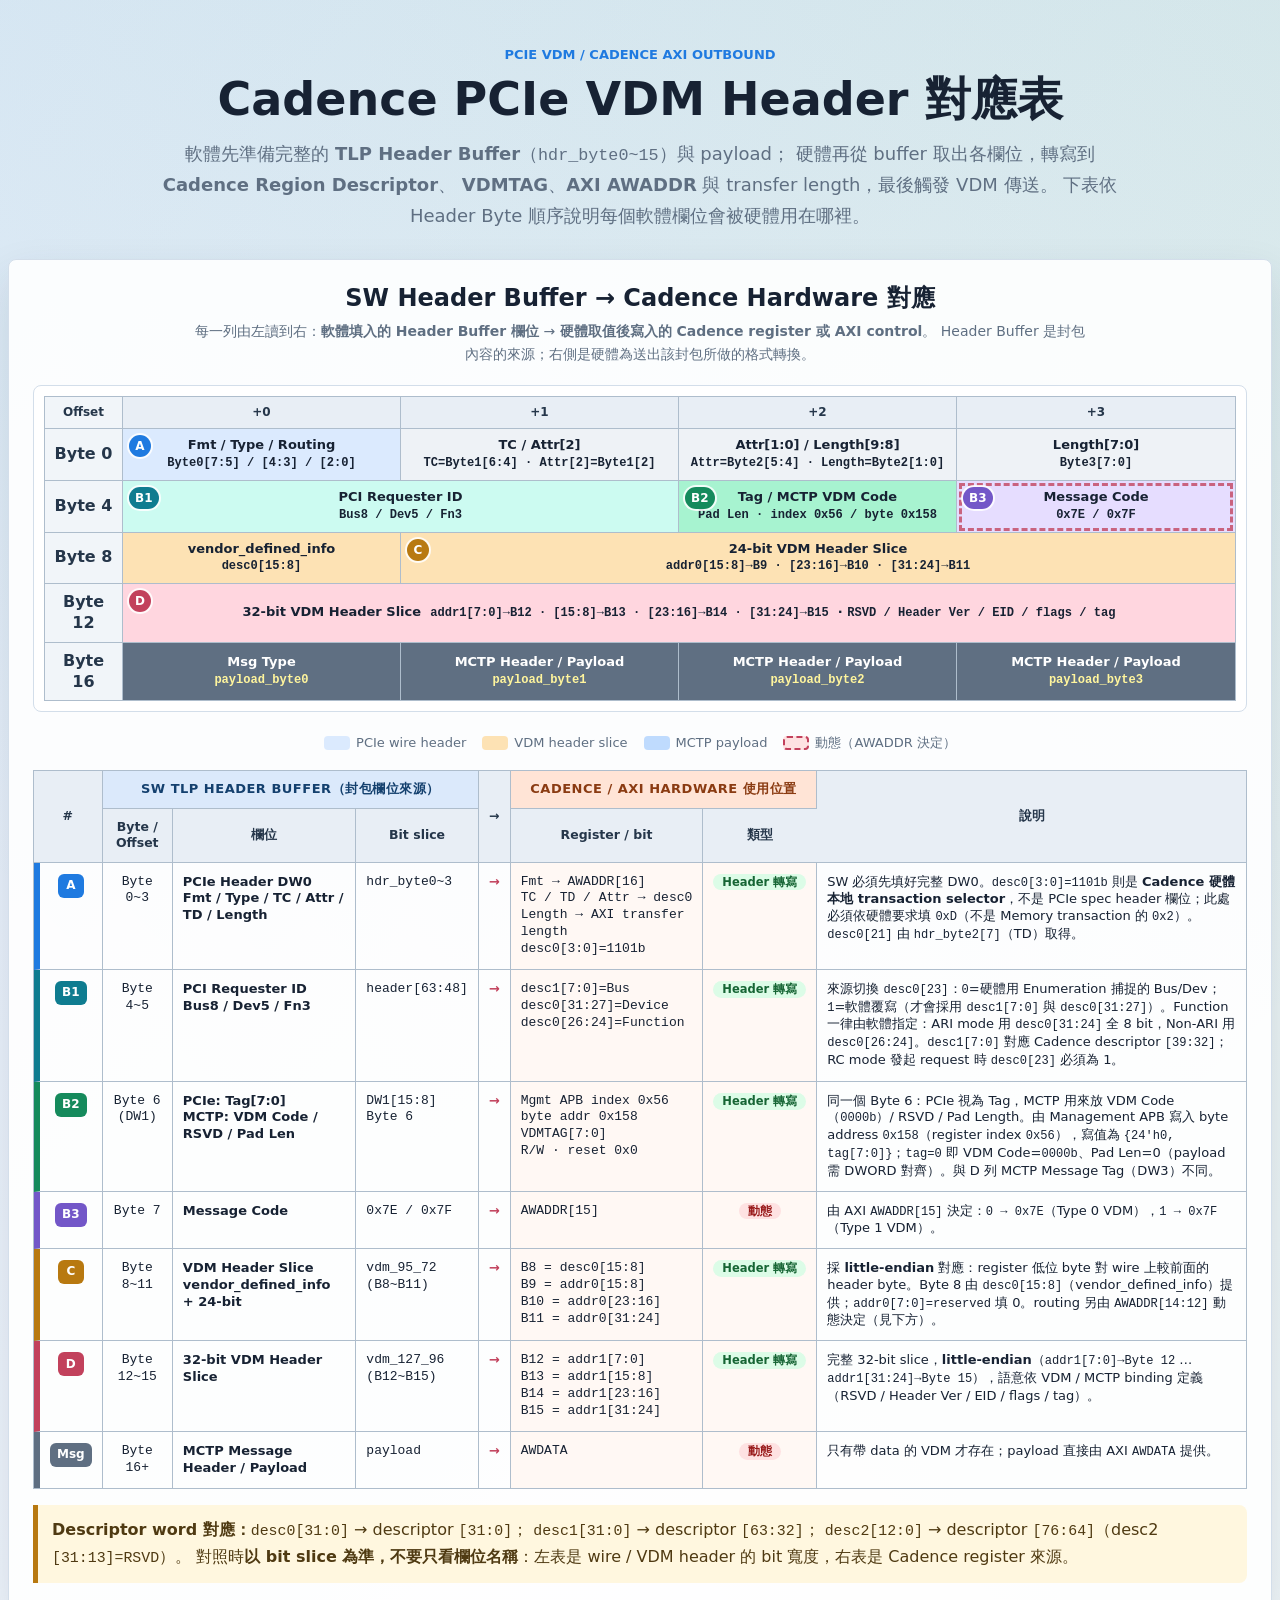
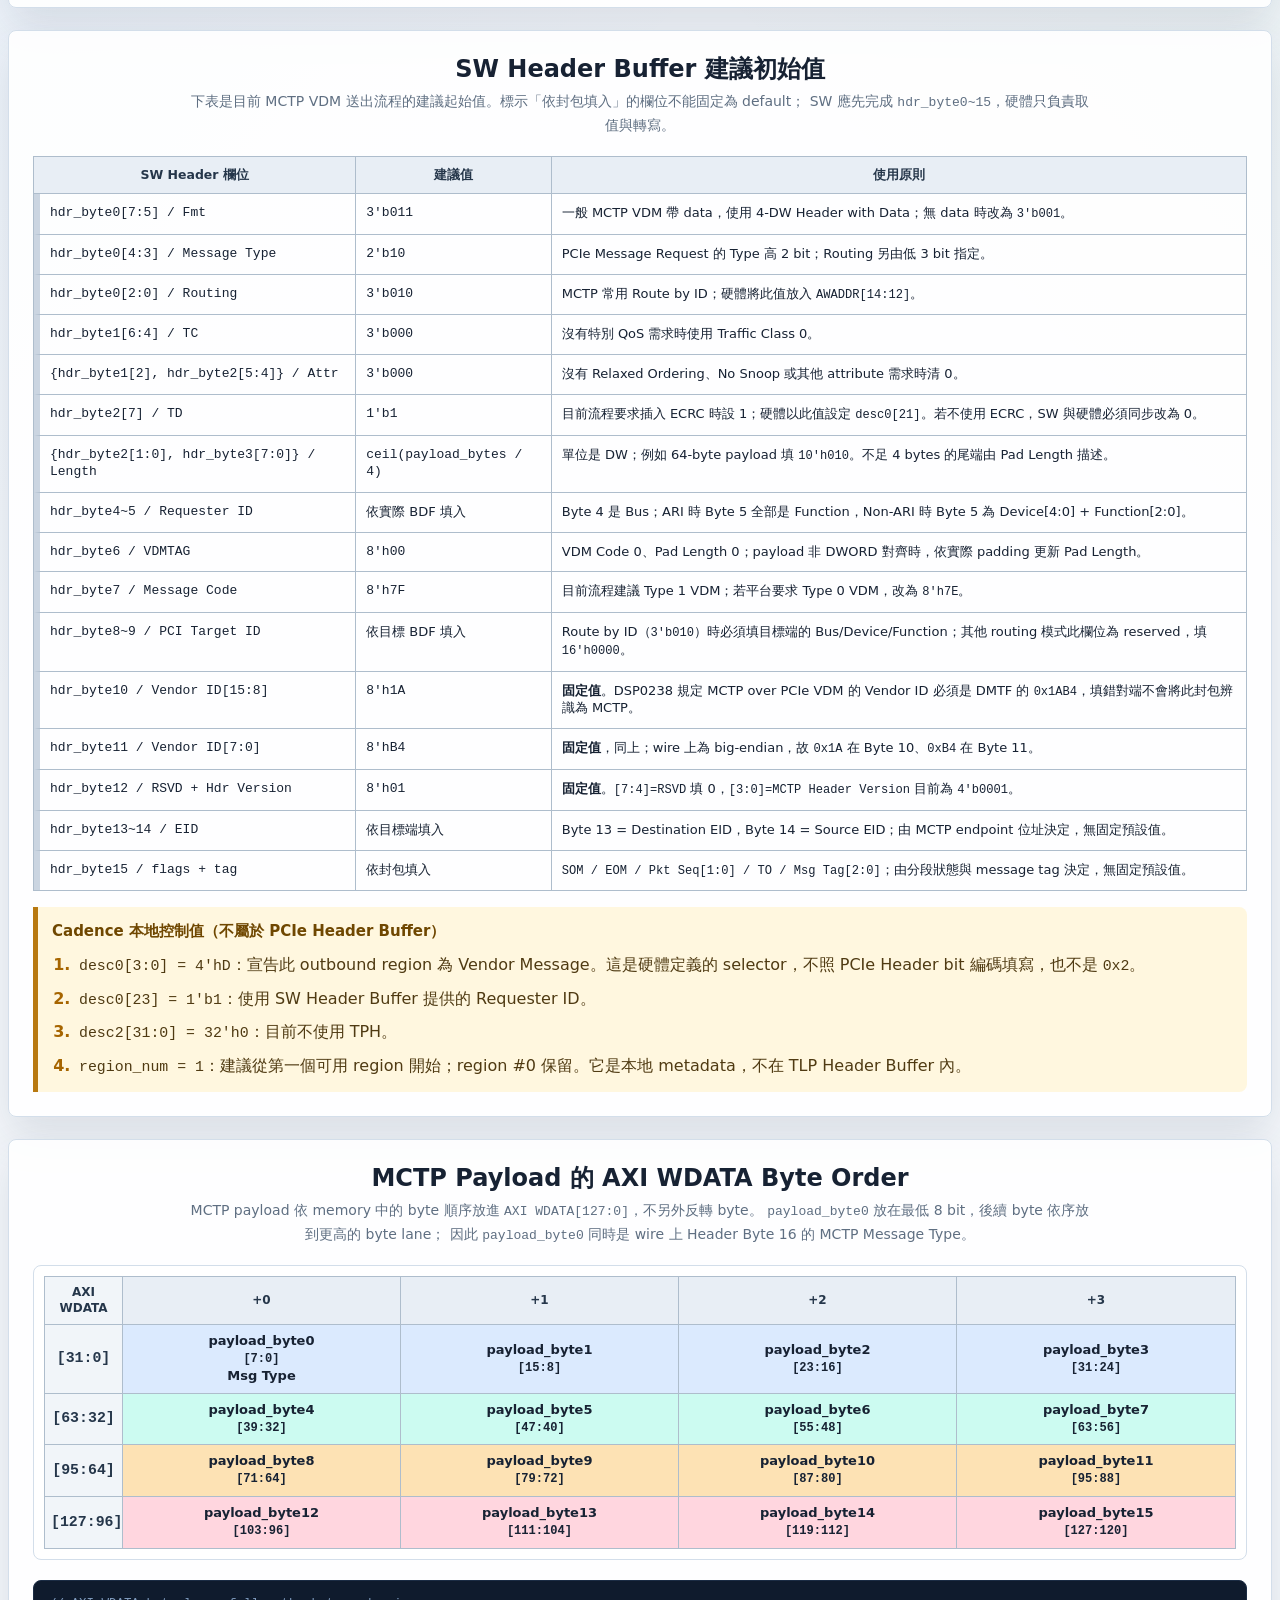
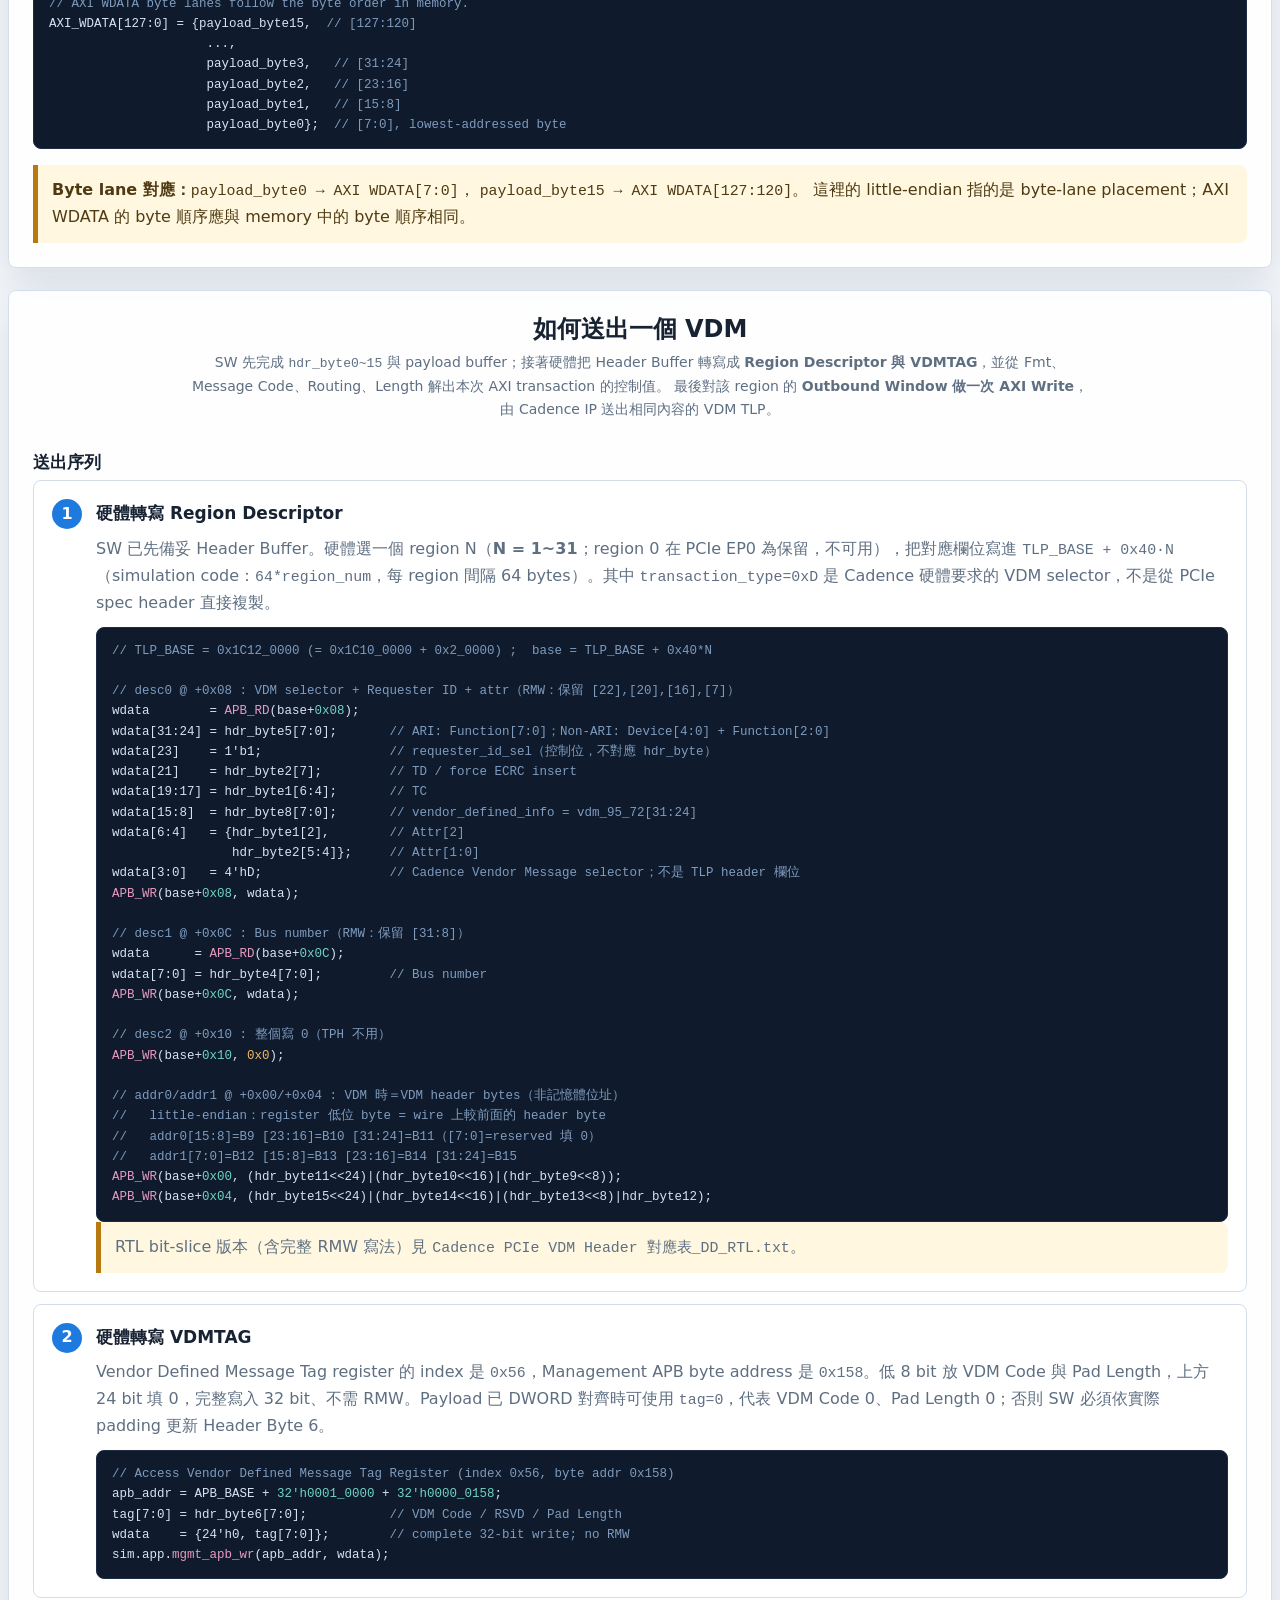
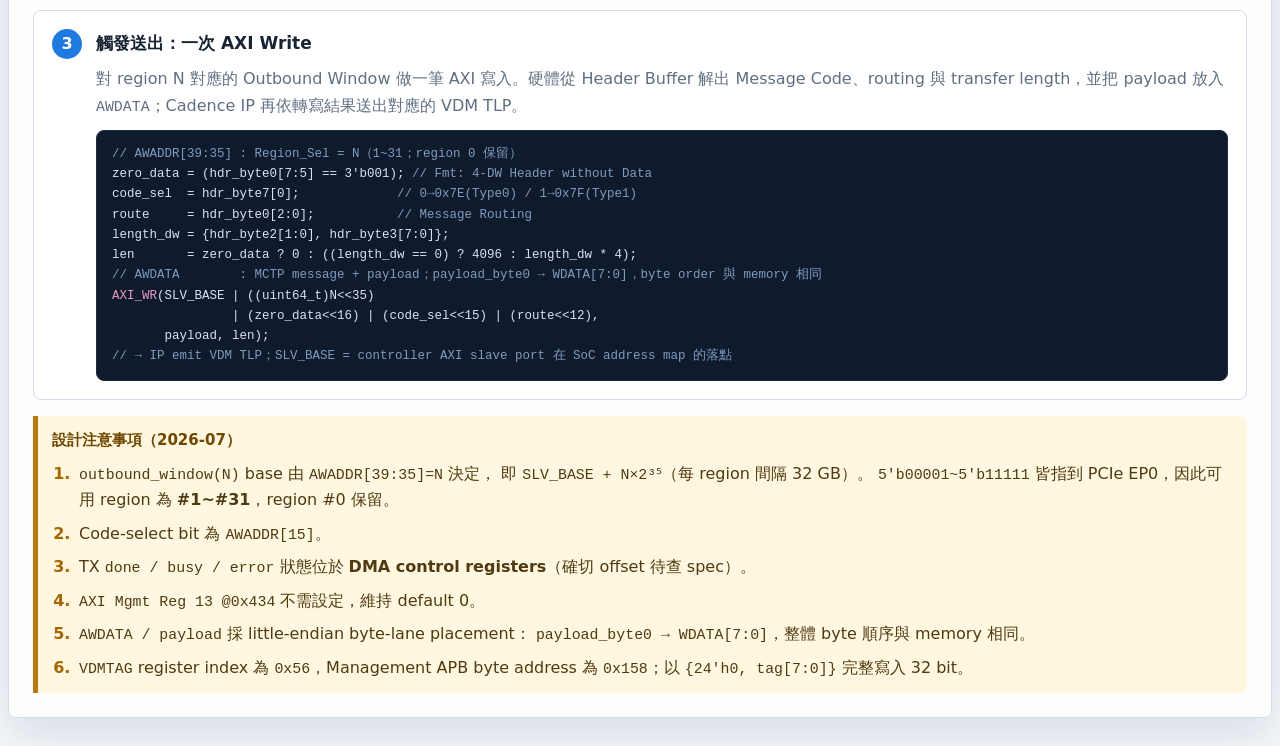
<file: Cadence PCIe VDM Header 對應表.html>
<!doctype html>
<html lang="zh-Hant">
<head>
  <meta charset="utf-8">
  <meta name="viewport" content="width=device-width, initial-scale=1">
  <title>Cadence PCIe VDM Header 對應表</title>
  <style>
    :root {
      --bg: #f4f7fb;
      --paper: #ffffff;
      --ink: #172233;
      --muted: #5f6f82;
      --line: #d3deea;
      --blue: #1f7ae0;
      --amber: #b87910;
      --rose: #c2415c;
      --violet: #7357c8;
      --cyan: #0f7c90;
      --green: #158a5c;
      --shadow: 0 18px 44px rgba(30, 48, 70, 0.12);
      --radius: 8px;
    }

    * { box-sizing: border-box; }

    body {
      margin: 0;
      color: var(--ink);
      font-family: "Segoe UI", "Microsoft JhengHei", system-ui, sans-serif;
      line-height: 1.68;
      background:
        linear-gradient(135deg, rgba(31, 122, 224, 0.10), transparent 34%),
        linear-gradient(225deg, rgba(21, 138, 92, 0.10), transparent 32%),
        var(--bg);
    }

    main {
      width: min(1500px, calc(100% - 16px));
      margin: 0 auto;
      padding: 44px 0 56px;
    }

    .hero {
      text-align: center;
      margin: 0 auto 28px;
    }

    .eyebrow {
      margin: 0 0 8px;
      color: var(--blue);
      font-size: 13px;
      font-weight: 800;
      text-transform: uppercase;
    }

    h1 {
      margin: 0;
      font-size: 46px;
      line-height: 1.12;
    }

    .lead {
      width: min(980px, 100%);
      margin: 14px auto 0;
      color: var(--muted);
      font-size: 18px;
    }

    .section {
      margin-top: 22px;
      padding: 24px;
      border: 1px solid var(--line);
      border-radius: var(--radius);
      background: rgba(255, 255, 255, 0.90);
      box-shadow: var(--shadow);
    }

    .section h2 {
      margin: 0 0 6px;
      font-size: 24px;
      line-height: 1.24;
      text-align: center;
    }

    .section .sub {
      margin: 0 auto 18px;
      max-width: 900px;
      color: var(--muted);
      font-size: 14px;
      text-align: center;
    }

    /* ---------- byte-map diagram (orientation only) ---------- */
    .packet-wrap {
      padding: 10px;
      border: 1px solid var(--line);
      border-radius: var(--radius);
      background: var(--paper);
      margin-bottom: 20px;
    }

    table {
      width: 100%;
      border-collapse: separate;
      border-spacing: 0;
      border: 1px solid #aebdcc;
    }

    .bytemap { table-layout: fixed; }

    th, td {
      padding: 8px 6px;
      border-right: 1px solid #aebdcc;
      border-bottom: 1px solid #aebdcc;
      text-align: center;
      vertical-align: middle;
      line-height: 1.3;
    }

    th {
      color: #25364a;
      background: #e8eef5;
      font-size: 12px;
    }

    tr:last-child td { border-bottom: 0; }
    th:last-child, td:last-child { border-right: 0; }

    .offset {
      width: 78px;
      color: #25364a;
      font-weight: 900;
      background: #f1f5f9;
    }

    .field-cell {
      position: relative;
      min-height: 48px;
      font-size: 13px;
      font-weight: 800;
    }

    .pcie-hdr { background: #eef2f6; }
    .hdr-blue { background: #dbeafe; }
    .hdr-cyan { background: #ccfbf1; }
    .vdm-green { background: #a7f3d0; }
    .hdr-violet { background: #e6ddff; }
    .hdr-amber { background: #fde2b4; }
    .hdr-rose { background: #ffd6df; }
    .vdm-red { background: #fecaca; }
    .vdm-blue { background: #bfdbfe; }

    .dynamic-cell {
      outline: 3px dashed rgba(194, 65, 92, 0.78);
      outline-offset: -5px;
    }

    .mono {
      font-family: Consolas, "Cascadia Mono", monospace;
      font-size: 0.93em;
    }

    /* ---------- tone system ---------- */
    .c-blue   { --tone: var(--blue);   --tone-bg: #dbeafe; }
    .c-amber  { --tone: var(--amber);  --tone-bg: #fde2b4; }
    .c-rose   { --tone: var(--rose);   --tone-bg: #ffd6df; }
    .c-violet { --tone: var(--violet); --tone-bg: #e6ddff; }
    .c-cyan   { --tone: var(--cyan);   --tone-bg: #ccfbf1; }
    .c-green  { --tone: var(--green);  --tone-bg: #d1fae5; }
    .c-slate  { --tone: #5f6f82;       --tone-bg: #eef2f6; }

    .map-badge {
      display: inline-grid;
      place-items: center;
      min-width: 22px;
      height: 22px;
      padding: 0 6px;
      border-radius: 999px;
      color: #fff;
      font-size: 12px;
      font-weight: 900;
      line-height: 1;
      background: var(--tone);
      box-shadow: 0 0 0 2px rgba(255, 255, 255, 0.85);
    }

    .cell-badge {
      position: absolute;
      top: 6px;
      left: 6px;
    }

    /* ---------- master correspondence table ---------- */
    .map-table { table-layout: auto; }

    .map-table th {
      padding: 10px 10px;
      font-size: 12.5px;
      background: #e8eef5;
    }

    .map-table thead .side-hdr {
      font-size: 13px;
      font-weight: 900;
      text-transform: uppercase;
      letter-spacing: 0.5px;
    }

    .side-hdr.header-side { background: #dbe9fb; color: #14406e; }
    .side-hdr.reg-side    { background: #ffe4d6; color: #8a3b12; }

    .map-table td {
      padding: 11px 10px;
      font-size: 13px;
      text-align: left;
      vertical-align: top;
    }

    .map-table td.center { text-align: center; }

    .map-table tbody tr td:first-child {
      border-left: 6px solid var(--tone, #cbd5e1);
    }

    .map-table tbody tr:hover td { background: #f7fafd; }

    .b-badge {
      display: inline-grid;
      place-items: center;
      min-width: 26px;
      height: 24px;
      padding: 0 7px;
      border-radius: 6px;
      color: #fff;
      font-size: 12px;
      font-weight: 900;
      background: var(--tone, #94a3b8);
    }

    .arrow {
      color: var(--rose);
      font-weight: 900;
      font-size: 18px;
    }

    .field-name { font-weight: 800; }

    .tag {
      display: inline-block;
      padding: 1px 9px;
      border-radius: 999px;
      font-size: 11.5px;
      font-weight: 800;
      white-space: nowrap;
    }
    .tag-static  { background: #dcfce7; color: #166534; }
    .tag-dynamic { background: #fee2e2; color: #991b1b; }

    .col-reg { background: #fff8f4; }

    .legend {
      display: flex;
      flex-wrap: wrap;
      gap: 16px;
      justify-content: center;
      margin: 0 0 16px;
      font-size: 13px;
      color: var(--muted);
    }
    .legend span { display: inline-flex; align-items: center; gap: 6px; }
    .legend .dot { width: 26px; height: 14px; border-radius: 4px; }

    .note {
      margin: 16px 0 0;
      padding: 12px 14px;
      border-left: 5px solid var(--amber);
      border-radius: 0 var(--radius) var(--radius) 0;
      color: #4f3a12;
      background: #fff7df;
    }

    .note-title {
      display: block;
      margin-bottom: 8px;
      font-size: 15px;
      color: #6f4700;
    }

    .note-list {
      display: grid;
      gap: 7px;
      margin: 0;
      padding-left: 24px;
      line-height: 1.65;
    }

    .note-list li { padding-left: 3px; }
    .note-list li::marker { color: #a66500; font-weight: 900; }

    /* ---------- control cards / flow ---------- */
    .control-grid, .flow {
      display: grid;
      grid-template-columns: repeat(3, minmax(0, 1fr));
      gap: 12px;
    }

    .control {
      padding: 16px;
      border: 1px solid var(--line);
      border-radius: var(--radius);
      background: var(--paper);
      border-top: 5px solid var(--tone);
    }

    .control h3 { margin: 0 0 8px; color: var(--tone); font-size: 17px; }
    .control ul { margin: 8px 0 0; padding-left: 20px; }

    .step {
      position: relative;
      min-height: 150px;
      padding: 18px 18px 18px 62px;
      border: 1px solid var(--line);
      border-radius: var(--radius);
      background: var(--paper);
    }

    .step::before {
      counter-increment: step;
      content: counter(step);
      position: absolute;
      top: 18px;
      left: 18px;
      width: 30px;
      height: 30px;
      display: grid;
      place-items: center;
      border-radius: 50%;
      color: #fff;
      font-weight: 900;
      background: var(--blue);
    }

    .flow { counter-reset: step; }
    .step h3 { margin: 0 0 8px; font-size: 17px; }
    .step p { margin: 0; color: var(--muted); }

    /* ---------- 上下對應 highlight ---------- */
    [data-map] { cursor: pointer; }

    td.hl,
    tr.hl > td {
      box-shadow: inset 0 0 0 3px #f0a500;
      outline: 2px solid #f0a500;
      outline-offset: -2px;
    }

    td.pin,
    tr.pin > td {
      box-shadow: inset 0 0 0 3px #e0362c;
      outline: 2px solid #e0362c;
      outline-offset: -2px;
    }

    /* ---------- code block (send flow) ---------- */
    .code {
      margin: 12px 0 0;
      padding: 13px 15px;
      border: 1px solid #1b2c44;
      border-radius: var(--radius);
      background: #0f1b2d;
      color: #d7e3f4;
      font-family: Consolas, "Cascadia Mono", monospace;
      font-size: 12.5px;
      line-height: 1.62;
      white-space: pre;
      overflow-x: auto;
    }
    .code .c { color: #7f9bbd; }   /* comment  */
    .code .k { color: #6fd3c0; }   /* register */
    .code .v { color: #f0b866; }   /* value    */
    .code .f { color: #e79ac0; }   /* call     */

    .step .code { margin-top: 10px; }
    .step { min-height: 0; }

    /* 送出序列改單欄直排，code block 全寬好讀 */
    .flow-vert { grid-template-columns: 1fr; }

    .subhead {
      margin: 26px 0 4px;
      font-size: 17px;
      font-weight: 800;
      color: var(--ink);
    }
  </style>
</head>
<body>
  <main>
    <header class="hero">
      <p class="eyebrow">PCIe VDM / Cadence AXI Outbound</p>
      <h1>Cadence PCIe VDM Header 對應表</h1>
      <p class="lead">
        軟體先準備完整的 <strong>TLP Header Buffer</strong>（<span class="mono">hdr_byte0~15</span>）與 payload；
        硬體再從 buffer 取出各欄位，轉寫到 <strong>Cadence Region Descriptor</strong>、
        <strong>VDMTAG</strong>、<strong>AXI AWADDR</strong> 與 transfer length，最後觸發 VDM 傳送。
        下表依 Header Byte 順序說明每個軟體欄位會被硬體用在哪裡。
      </p>
    </header>

    <!-- ================= 主對應表 ================= -->
    <section class="section">
      <h2>SW Header Buffer → Cadence Hardware 對應</h2>
      <p class="sub">
        每一列由左讀到右：<strong>軟體填入的 Header Buffer 欄位</strong> →
        <strong>硬體取值後寫入的 Cadence register 或 AXI control</strong>。
        Header Buffer 是封包內容的來源；右側是硬體為送出該封包所做的格式轉換。
      </p>

      <!-- 上方：byte-map 視覺化，只做定位用，badge 對應下表 # 欄 -->
      <div class="packet-wrap">
        <table class="bytemap" aria-label="PCIe VDM header byte layout">
          <thead>
            <tr>
              <th class="offset">Offset</th>
              <th>+0</th><th>+1</th><th>+2</th><th>+3</th>
            </tr>
          </thead>
          <tbody>
            <tr>
              <td class="offset">Byte 0</td>
              <td class="field-cell hdr-blue c-blue" data-map="A">
                <span class="map-badge cell-badge">A</span>
                Fmt / Type / Routing<br><span class="mono">Byte0[7:5] / [4:3] / [2:0]</span>
              </td>
              <td class="field-cell pcie-hdr" data-map="A">TC / Attr[2]<br><span class="mono">TC=Byte1[6:4] · Attr[2]=Byte1[2]</span></td>
              <td class="field-cell pcie-hdr" data-map="A">Attr[1:0] / Length[9:8]<br><span class="mono">Attr=Byte2[5:4] · Length=Byte2[1:0]</span></td>
              <td class="field-cell pcie-hdr" data-map="A">Length[7:0]<br><span class="mono">Byte3[7:0]</span></td>
            </tr>
            <tr>
              <td class="offset">Byte 4</td>
              <td class="field-cell hdr-cyan c-cyan" colspan="2" data-map="B1">
                <span class="map-badge cell-badge">B1</span>
                PCI Requester ID<br><span class="mono">Bus8 / Dev5 / Fn3</span>
              </td>
              <td class="field-cell vdm-green c-green" data-map="B2">
                <span class="map-badge cell-badge">B2</span>
                Tag / MCTP VDM Code<br><span class="mono">Pad Len · index 0x56 / byte 0x158</span>
              </td>
              <td class="field-cell hdr-violet dynamic-cell c-violet" data-map="B3">
                <span class="map-badge cell-badge">B3</span>
                Message Code<br><span class="mono">0x7E / 0x7F</span>
              </td>
            </tr>
            <tr>
              <td class="offset">Byte 8</td>
              <td class="field-cell hdr-amber c-amber" data-map="C">vendor_defined_info<br><span class="mono">desc0[15:8]</span></td>
              <td class="field-cell hdr-amber c-amber" colspan="3" data-map="C">
                <span class="map-badge cell-badge">C</span>
                24-bit VDM Header Slice<br><span class="mono">addr0[15:8]→B9 · [23:16]→B10 · [31:24]→B11</span>
              </td>
            </tr>
            <tr>
              <td class="offset">Byte 12</td>
              <td class="field-cell hdr-rose c-rose" colspan="4" data-map="D">
                <span class="map-badge cell-badge">D</span>
                32-bit VDM Header Slice&nbsp;&nbsp;<span class="mono">addr1[7:0]→B12 · [15:8]→B13 · [23:16]→B14 · [31:24]→B15</span>
                &nbsp;·&nbsp;<span class="mono">RSVD / Header Ver / EID / flags / tag</span>
              </td>
            </tr>
            <tr>
              <td class="offset">Byte 16</td>
              <td class="field-cell" style="background:#5f6f82;color:#fff" data-map="Msg">Msg Type<br><span class="mono" style="color:#fff59d">payload_byte0</span></td>
              <td class="field-cell" style="background:#5f6f82;color:#fff" data-map="Msg">MCTP Header / Payload<br><span class="mono" style="color:#fff59d">payload_byte1</span></td>
              <td class="field-cell" style="background:#5f6f82;color:#fff" data-map="Msg">MCTP Header / Payload<br><span class="mono" style="color:#fff59d">payload_byte2</span></td>
              <td class="field-cell" style="background:#5f6f82;color:#fff" data-map="Msg">MCTP Header / Payload<br><span class="mono" style="color:#fff59d">payload_byte3</span></td>
            </tr>
          </tbody>
        </table>
      </div>

      <div class="legend">
        <span><span class="dot" style="background:#dbeafe"></span>PCIe wire header</span>
        <span><span class="dot" style="background:#fde2b4"></span>VDM header slice</span>
        <span><span class="dot" style="background:#bfdbfe"></span>MCTP payload</span>
        <span><span class="dot" style="background:#fee2e2;outline:2px dashed #c2415c;outline-offset:-2px"></span>動態（AWADDR 決定）</span>
      </div>

      <!-- 主對應表：一列 = 一個對應關係，左 header / 右 register -->
      <table class="map-table" aria-label="Header 對 Register 對應表">
        <thead>
          <tr>
            <th rowspan="2" class="center">#</th>
            <th colspan="3" class="side-hdr header-side">SW TLP Header Buffer（封包欄位來源）</th>
            <th rowspan="2" class="center">→</th>
            <th colspan="2" class="side-hdr reg-side">Cadence / AXI Hardware 使用位置</th>
            <th rowspan="2">說明</th>
          </tr>
          <tr>
            <th>Byte / Offset</th>
            <th>欄位</th>
            <th>Bit slice</th>
            <th class="col-reg">Register / bit</th>
            <th class="col-reg">類型</th>
          </tr>
        </thead>
        <tbody>
          <tr class="c-blue" data-map="A">
            <td class="center"><span class="b-badge">A</span></td>
            <td class="center mono">Byte 0~3</td>
            <td class="field-name">PCIe Header DW0<br>Fmt / Type / TC / Attr / TD / Length</td>
            <td class="mono">hdr_byte0~3</td>
            <td class="center arrow">→</td>
            <td class="col-reg mono">Fmt → AWADDR[16]<br>TC / TD / Attr → desc0<br>Length → AXI transfer length<br>desc0[3:0]=1101b</td>
            <td class="col-reg center"><span class="tag tag-static">Header 轉寫</span></td>
            <td>SW 必須先填好完整 DW0。<span class="mono">desc0[3:0]=1101b</span> 則是 <strong>Cadence 硬體本地 transaction selector</strong>，不是 PCIe spec header 欄位；此處必須依硬體要求填 <span class="mono">0xD</span>（不是 Memory transaction 的 <span class="mono">0x2</span>）。<span class="mono">desc0[21]</span> 由 <span class="mono">hdr_byte2[7]</span>（TD）取得。</td>
          </tr>

          <tr class="c-cyan" data-map="B1">
            <td class="center"><span class="b-badge">B1</span></td>
            <td class="center mono">Byte 4~5</td>
            <td class="field-name">PCI Requester ID<br>Bus8 / Dev5 / Fn3</td>
            <td class="mono">header[63:48]</td>
            <td class="center arrow">→</td>
            <td class="col-reg mono">desc1[7:0]=Bus<br>desc0[31:27]=Device<br>desc0[26:24]=Function</td>
            <td class="col-reg center"><span class="tag tag-static">Header 轉寫</span></td>
            <td>來源切換 <span class="mono">desc0[23]</span>：<span class="mono">0</span>=硬體用 Enumeration 捕捉的 Bus/Dev；<span class="mono">1</span>=軟體覆寫（才會採用 <span class="mono">desc1[7:0]</span> 與 <span class="mono">desc0[31:27]</span>）。Function 一律由軟體指定：ARI mode 用 <span class="mono">desc0[31:24]</span> 全 8 bit，Non-ARI 用 <span class="mono">desc0[26:24]</span>。<span class="mono">desc1[7:0]</span> 對應 Cadence descriptor <span class="mono">[39:32]</span>；RC mode 發起 request 時 <span class="mono">desc0[23]</span> 必須為 1。</td>
          </tr>

          <tr class="c-green" data-map="B2">
            <td class="center"><span class="b-badge">B2</span></td>
            <td class="center mono">Byte 6<br>(DW1)</td>
            <td class="field-name">PCIe: Tag[7:0]<br>MCTP: VDM Code / RSVD / Pad Len</td>
            <td class="mono">DW1[15:8]<br>Byte 6</td>
            <td class="center arrow">→</td>
            <td class="col-reg mono">Mgmt APB index 0x56<br>byte addr 0x158<br>VDMTAG[7:0]<br>R/W · reset 0x0</td>
            <td class="col-reg center"><span class="tag tag-static">Header 轉寫</span></td>
            <td>同一個 Byte 6：PCIe 視為 Tag，MCTP 用來放 VDM Code（<span class="mono">0000b</span>）/ RSVD / Pad Length。由 Management APB 寫入 byte address <span class="mono">0x158</span>（register index <span class="mono">0x56</span>），寫值為 <span class="mono">{24'h0, tag[7:0]}</span>；<span class="mono">tag=0</span> 即 VDM Code=<span class="mono">0000b</span>、Pad Len=0（payload 需 DWORD 對齊）。與 D 列 MCTP Message Tag（DW3）不同。</td>
          </tr>

          <tr class="c-violet" data-map="B3">
            <td class="center"><span class="b-badge">B3</span></td>
            <td class="center mono">Byte 7</td>
            <td class="field-name">Message Code</td>
            <td class="mono">0x7E / 0x7F</td>
            <td class="center arrow">→</td>
            <td class="col-reg mono">AWADDR[15]</td>
            <td class="col-reg center"><span class="tag tag-dynamic">動態</span></td>
            <td>由 AXI <span class="mono">AWADDR[15]</span> 決定：<span class="mono">0 → 0x7E</span>（Type 0 VDM），<span class="mono">1 → 0x7F</span>（Type 1 VDM）。</td>
          </tr>

          <tr class="c-amber" data-map="C">
            <td class="center"><span class="b-badge">C</span></td>
            <td class="center mono">Byte 8~11</td>
            <td class="field-name">VDM Header Slice<br>vendor_defined_info + 24-bit</td>
            <td class="mono">vdm_95_72<br>(B8~B11)</td>
            <td class="center arrow">→</td>
            <td class="col-reg mono">B8 = desc0[15:8]<br>B9 = addr0[15:8]<br>B10 = addr0[23:16]<br>B11 = addr0[31:24]</td>
            <td class="col-reg center"><span class="tag tag-static">Header 轉寫</span></td>
            <td>採 <strong>little-endian</strong> 對應：register 低位 byte 對 wire 上較前面的 header byte。Byte 8 由 <span class="mono">desc0[15:8]</span>（vendor_defined_info）提供；<span class="mono">addr0[7:0]=reserved</span> 填 0。routing 另由 <span class="mono">AWADDR[14:12]</span> 動態決定（見下方）。</td>
          </tr>

          <tr class="c-rose" data-map="D">
            <td class="center"><span class="b-badge">D</span></td>
            <td class="center mono">Byte 12~15</td>
            <td class="field-name">32-bit VDM Header Slice</td>
            <td class="mono">vdm_127_96<br>(B12~B15)</td>
            <td class="center arrow">→</td>
            <td class="col-reg mono">B12 = addr1[7:0]<br>B13 = addr1[15:8]<br>B14 = addr1[23:16]<br>B15 = addr1[31:24]</td>
            <td class="col-reg center"><span class="tag tag-static">Header 轉寫</span></td>
            <td>完整 32-bit slice，<strong>little-endian</strong>（<span class="mono">addr1[7:0]→Byte 12</span> … <span class="mono">addr1[31:24]→Byte 15</span>），語意依 VDM / MCTP binding 定義（RSVD / Header Ver / EID / flags / tag）。</td>
          </tr>


          <tr class="c-slate" data-map="Msg">
            <td class="center"><span class="b-badge">Msg</span></td>
            <td class="center mono">Byte 16+</td>
            <td class="field-name">MCTP Message Header / Payload</td>
            <td class="mono">payload</td>
            <td class="center arrow">→</td>
            <td class="col-reg mono">AWDATA</td>
            <td class="col-reg center"><span class="tag tag-dynamic">動態</span></td>
            <td>只有帶 data 的 VDM 才存在；payload 直接由 AXI <span class="mono">AWDATA</span> 提供。</td>
          </tr>
        </tbody>
      </table>

      <p class="note">
        <strong>Descriptor word 對應：</strong><span class="mono">desc0[31:0]</span> → descriptor <span class="mono">[31:0]</span>；
        <span class="mono">desc1[31:0]</span> → descriptor <span class="mono">[63:32]</span>；
        <span class="mono">desc2[12:0]</span> → descriptor <span class="mono">[76:64]</span>（desc2 <span class="mono">[31:13]=RSVD</span>）。
        對照時<strong>以 bit slice 為準，不要只看欄位名稱</strong>：左表是 wire / VDM header 的 bit 寬度，右表是 Cadence register 來源。
      </p>
    </section>

    <!-- ================= SW 建議預設值 ================= -->
    <section class="section">
      <h2>SW Header Buffer 建議初始值</h2>
      <p class="sub">
        下表是目前 MCTP VDM 送出流程的建議起始值。標示「依封包填入」的欄位不能固定為 default；
        SW 應先完成 <span class="mono">hdr_byte0~15</span>，硬體只負責取值與轉寫。
      </p>

      <table class="map-table" aria-label="Software header buffer recommended defaults">
        <thead>
          <tr>
            <th>SW Header 欄位</th>
            <th>建議值</th>
            <th>使用原則</th>
          </tr>
        </thead>
        <tbody>
          <tr>
            <td class="mono">hdr_byte0[7:5] / Fmt</td>
            <td class="mono">3'b011</td>
            <td>一般 MCTP VDM 帶 data，使用 4-DW Header with Data；無 data 時改為 <span class="mono">3'b001</span>。</td>
          </tr>
          <tr>
            <td class="mono">hdr_byte0[4:3] / Message Type</td>
            <td class="mono">2'b10</td>
            <td>PCIe Message Request 的 Type 高 2 bit；Routing 另由低 3 bit 指定。</td>
          </tr>
          <tr>
            <td class="mono">hdr_byte0[2:0] / Routing</td>
            <td class="mono">3'b010</td>
            <td>MCTP 常用 Route by ID；硬體將此值放入 <span class="mono">AWADDR[14:12]</span>。</td>
          </tr>
          <tr>
            <td class="mono">hdr_byte1[6:4] / TC</td>
            <td class="mono">3'b000</td>
            <td>沒有特別 QoS 需求時使用 Traffic Class 0。</td>
          </tr>
          <tr>
            <td class="mono">{hdr_byte1[2], hdr_byte2[5:4]} / Attr</td>
            <td class="mono">3'b000</td>
            <td>沒有 Relaxed Ordering、No Snoop 或其他 attribute 需求時清 0。</td>
          </tr>
          <tr>
            <td class="mono">hdr_byte2[7] / TD</td>
            <td class="mono">1'b1</td>
            <td>目前流程要求插入 ECRC 時設 1；硬體以此值設定 <span class="mono">desc0[21]</span>。若不使用 ECRC，SW 與硬體必須同步改為 0。</td>
          </tr>
          <tr>
            <td class="mono">{hdr_byte2[1:0], hdr_byte3[7:0]} / Length</td>
            <td class="mono">ceil(payload_bytes / 4)</td>
            <td>單位是 DW；例如 64-byte payload 填 <span class="mono">10'h010</span>。不足 4 bytes 的尾端由 Pad Length 描述。</td>
          </tr>
          <tr>
            <td class="mono">hdr_byte4~5 / Requester ID</td>
            <td>依實際 BDF 填入</td>
            <td>Byte 4 是 Bus；ARI 時 Byte 5 全部是 Function，Non-ARI 時 Byte 5 為 Device[4:0] + Function[2:0]。</td>
          </tr>
          <tr>
            <td class="mono">hdr_byte6 / VDMTAG</td>
            <td class="mono">8'h00</td>
            <td>VDM Code 0、Pad Length 0；payload 非 DWORD 對齊時，依實際 padding 更新 Pad Length。</td>
          </tr>
          <tr>
            <td class="mono">hdr_byte7 / Message Code</td>
            <td class="mono">8'h7F</td>
            <td>目前流程建議 Type 1 VDM；若平台要求 Type 0 VDM，改為 <span class="mono">8'h7E</span>。</td>
          </tr>
          <tr>
            <td class="mono">hdr_byte8~9 / PCI Target ID</td>
            <td>依目標 BDF 填入</td>
            <td>Route by ID（<span class="mono">3'b010</span>）時必須填目標端的 Bus/Device/Function；其他 routing 模式此欄位為 reserved，填 <span class="mono">16'h0000</span>。</td>
          </tr>
          <tr>
            <td class="mono">hdr_byte10 / Vendor ID[15:8]</td>
            <td class="mono">8'h1A</td>
            <td><strong>固定值</strong>。DSP0238 規定 MCTP over PCIe VDM 的 Vendor ID 必須是 DMTF 的 <span class="mono">0x1AB4</span>，填錯對端不會將此封包辨識為 MCTP。</td>
          </tr>
          <tr>
            <td class="mono">hdr_byte11 / Vendor ID[7:0]</td>
            <td class="mono">8'hB4</td>
            <td><strong>固定值</strong>，同上；wire 上為 big-endian，故 <span class="mono">0x1A</span> 在 Byte 10、<span class="mono">0xB4</span> 在 Byte 11。</td>
          </tr>
          <tr>
            <td class="mono">hdr_byte12 / RSVD + Hdr Version</td>
            <td class="mono">8'h01</td>
            <td><strong>固定值</strong>。<span class="mono">[7:4]=RSVD</span> 填 0，<span class="mono">[3:0]=MCTP Header Version</span> 目前為 <span class="mono">4'b0001</span>。</td>
          </tr>
          <tr>
            <td class="mono">hdr_byte13~14 / EID</td>
            <td>依目標端填入</td>
            <td>Byte 13 = Destination EID，Byte 14 = Source EID；由 MCTP endpoint 位址決定，無固定預設值。</td>
          </tr>
          <tr>
            <td class="mono">hdr_byte15 / flags + tag</td>
            <td>依封包填入</td>
            <td><span class="mono">SOM / EOM / Pkt Seq[1:0] / TO / Msg Tag[2:0]</span>；由分段狀態與 message tag 決定，無固定預設值。</td>
          </tr>
        </tbody>
      </table>

      <div class="note">
        <strong class="note-title">Cadence 本地控制值（不屬於 PCIe Header Buffer）</strong>
        <ol class="note-list">
          <li><span class="mono">desc0[3:0] = 4'hD</span>：宣告此 outbound region 為 Vendor Message。這是硬體定義的 selector，不照 PCIe Header bit 編碼填寫，也不是 <span class="mono">0x2</span>。</li>
          <li><span class="mono">desc0[23] = 1'b1</span>：使用 SW Header Buffer 提供的 Requester ID。</li>
          <li><span class="mono">desc2[31:0] = 32'h0</span>：目前不使用 TPH。</li>
          <li><span class="mono">region_num = 1</span>：建議從第一個可用 region 開始；region #0 保留。它是本地 metadata，不在 TLP Header Buffer 內。</li>
        </ol>
      </div>
    </section>

    <!-- ================= MCTP payload byte order ================= -->
    <section class="section">
      <h2>MCTP Payload 的 AXI WDATA Byte Order</h2>
      <p class="sub">
        MCTP payload 依 memory 中的 byte 順序放進 <span class="mono">AXI WDATA[127:0]</span>，不另外反轉 byte。
        <span class="mono">payload_byte0</span> 放在最低 8 bit，後續 byte 依序放到更高的 byte lane；
        因此 <span class="mono">payload_byte0</span> 同時是 wire 上 Header Byte 16 的 MCTP Message Type。
      </p>

      <div class="packet-wrap">
        <table class="bytemap" aria-label="MCTP payload to AXI WDATA byte order">
          <thead>
            <tr>
              <th class="offset">AXI WDATA</th>
              <th>+0</th><th>+1</th><th>+2</th><th>+3</th>
            </tr>
          </thead>
          <tbody>
            <tr>
              <td class="offset mono">[31:0]</td>
              <td class="field-cell hdr-blue"><strong>payload_byte0</strong><br><span class="mono">[7:0]</span><br>Msg Type</td>
              <td class="field-cell hdr-blue"><strong>payload_byte1</strong><br><span class="mono">[15:8]</span></td>
              <td class="field-cell hdr-blue"><strong>payload_byte2</strong><br><span class="mono">[23:16]</span></td>
              <td class="field-cell hdr-blue"><strong>payload_byte3</strong><br><span class="mono">[31:24]</span></td>
            </tr>
            <tr>
              <td class="offset mono">[63:32]</td>
              <td class="field-cell hdr-cyan"><strong>payload_byte4</strong><br><span class="mono">[39:32]</span></td>
              <td class="field-cell hdr-cyan"><strong>payload_byte5</strong><br><span class="mono">[47:40]</span></td>
              <td class="field-cell hdr-cyan"><strong>payload_byte6</strong><br><span class="mono">[55:48]</span></td>
              <td class="field-cell hdr-cyan"><strong>payload_byte7</strong><br><span class="mono">[63:56]</span></td>
            </tr>
            <tr>
              <td class="offset mono">[95:64]</td>
              <td class="field-cell hdr-amber"><strong>payload_byte8</strong><br><span class="mono">[71:64]</span></td>
              <td class="field-cell hdr-amber"><strong>payload_byte9</strong><br><span class="mono">[79:72]</span></td>
              <td class="field-cell hdr-amber"><strong>payload_byte10</strong><br><span class="mono">[87:80]</span></td>
              <td class="field-cell hdr-amber"><strong>payload_byte11</strong><br><span class="mono">[95:88]</span></td>
            </tr>
            <tr>
              <td class="offset mono">[127:96]</td>
              <td class="field-cell hdr-rose"><strong>payload_byte12</strong><br><span class="mono">[103:96]</span></td>
              <td class="field-cell hdr-rose"><strong>payload_byte13</strong><br><span class="mono">[111:104]</span></td>
              <td class="field-cell hdr-rose"><strong>payload_byte14</strong><br><span class="mono">[119:112]</span></td>
              <td class="field-cell hdr-rose"><strong>payload_byte15</strong><br><span class="mono">[127:120]</span></td>
            </tr>
          </tbody>
        </table>
      </div>

<pre class="code"><span class="c">// AXI WDATA byte lanes follow the byte order in memory.</span>
AXI_WDATA[127:0] = {payload_byte15,  <span class="c">// [127:120]</span>
                     ...,
                     payload_byte3,   <span class="c">// [31:24]</span>
                     payload_byte2,   <span class="c">// [23:16]</span>
                     payload_byte1,   <span class="c">// [15:8]</span>
                     payload_byte0};  <span class="c">// [7:0], lowest-addressed byte</span></pre>

      <p class="note">
        <strong>Byte lane 對應：</strong><span class="mono">payload_byte0 → AXI WDATA[7:0]</span>，
        <span class="mono">payload_byte15 → AXI WDATA[127:120]</span>。
        這裡的 little-endian 指的是 byte-lane placement；AXI WDATA 的 byte 順序應與 memory 中的 byte 順序相同。
      </p>
    </section>

    <!-- ================= 如何送出一個 VDM ================= -->
    <section class="section">
      <h2>如何送出一個 VDM</h2>
      <p class="sub">
        SW 先完成 <span class="mono">hdr_byte0~15</span> 與 payload buffer；接著硬體把 Header Buffer 轉寫成
        <strong>Region Descriptor 與 VDMTAG</strong>，並從 Fmt、Message Code、Routing、Length 解出本次 AXI transaction 的控制值。
        最後對該 region 的 <strong>Outbound Window 做一次 AXI Write</strong>，由 Cadence IP 送出相同內容的 VDM TLP。
      </p>

      <!-- 三步驟流程（附實際暫存器寫入） -->
      <p class="subhead">送出序列</p>
      <div class="flow flow-vert">
        <div class="step c-blue">
          <h3>硬體轉寫 Region Descriptor</h3>
          <p>SW 已先備妥 Header Buffer。硬體選一個 region N（<strong>N = 1~31</strong>；region 0 在 PCIe EP0 為保留，不可用），把對應欄位寫進 <span class="mono">TLP_BASE + 0x40·N</span>（simulation code：<span class="mono">64*region_num</span>，每 region 間隔 64 bytes）。其中 <span class="mono">transaction_type=0xD</span> 是 Cadence 硬體要求的 VDM selector，不是從 PCIe spec header 直接複製。</p>
<pre class="code"><span class="c">// TLP_BASE = 0x1C12_0000 (= 0x1C10_0000 + 0x2_0000) ;  base = TLP_BASE + 0x40*N</span>

<span class="c">// desc0 @ +0x08 : VDM selector + Requester ID + attr（RMW：保留 [22],[20],[16],[7]）</span>
wdata        = <span class="f">APB_RD</span>(base+<span class="k">0x08</span>);
wdata[31:24] = hdr_byte5[7:0];       <span class="c">// ARI: Function[7:0]；Non-ARI: Device[4:0] + Function[2:0]</span>
wdata[23]    = 1'b1;                 <span class="c">// requester_id_sel（控制位，不對應 hdr_byte）</span>
wdata[21]    = hdr_byte2[7];         <span class="c">// TD / force ECRC insert</span>
wdata[19:17] = hdr_byte1[6:4];       <span class="c">// TC</span>
wdata[15:8]  = hdr_byte8[7:0];       <span class="c">// vendor_defined_info = vdm_95_72[31:24]</span>
wdata[6:4]   = {hdr_byte1[2],        <span class="c">// Attr[2]</span>
                hdr_byte2[5:4]};     <span class="c">// Attr[1:0]</span>
wdata[3:0]   = 4'hD;                 <span class="c">// Cadence Vendor Message selector；不是 TLP header 欄位</span>
<span class="f">APB_WR</span>(base+<span class="k">0x08</span>, wdata);

<span class="c">// desc1 @ +0x0C : Bus number（RMW：保留 [31:8]）</span>
wdata      = <span class="f">APB_RD</span>(base+<span class="k">0x0C</span>);
wdata[7:0] = hdr_byte4[7:0];         <span class="c">// Bus number</span>
<span class="f">APB_WR</span>(base+<span class="k">0x0C</span>, wdata);

<span class="c">// desc2 @ +0x10 : 整個寫 0（TPH 不用）</span>
<span class="f">APB_WR</span>(base+<span class="k">0x10</span>, <span class="v">0x0</span>);

<span class="c">// addr0/addr1 @ +0x00/+0x04 : VDM 時＝VDM header bytes（非記憶體位址）</span>
<span class="c">//   little-endian：register 低位 byte = wire 上較前面的 header byte</span>
<span class="c">//   addr0[15:8]=B9 [23:16]=B10 [31:24]=B11（[7:0]=reserved 填 0）</span>
<span class="c">//   addr1[7:0]=B12 [15:8]=B13 [23:16]=B14 [31:24]=B15</span>
<span class="f">APB_WR</span>(base+<span class="k">0x00</span>, (hdr_byte11&lt;&lt;24)|(hdr_byte10&lt;&lt;16)|(hdr_byte9&lt;&lt;8));
<span class="f">APB_WR</span>(base+<span class="k">0x04</span>, (hdr_byte15&lt;&lt;24)|(hdr_byte14&lt;&lt;16)|(hdr_byte13&lt;&lt;8)|hdr_byte12);</pre>
<p class="note">RTL bit-slice 版本（含完整 RMW 寫法）見 <span class="mono">Cadence PCIe VDM Header 對應表_DD_RTL.txt</span>。</p>
        </div>

        <div class="step c-cyan">
          <h3>硬體轉寫 VDMTAG</h3>
          <p>Vendor Defined Message Tag register 的 index 是 <span class="mono">0x56</span>，Management APB byte address 是 <span class="mono">0x158</span>。低 8 bit 放 VDM Code 與 Pad Length，上方 24 bit 填 0，完整寫入 32 bit、不需 RMW。Payload 已 DWORD 對齊時可使用 <span class="mono">tag=0</span>，代表 VDM Code 0、Pad Length 0；否則 SW 必須依實際 padding 更新 Header Byte 6。</p>
<pre class="code"><span class="c">// Access Vendor Defined Message Tag Register (index 0x56, byte addr 0x158)</span>
apb_addr = APB_BASE + <span class="k">32'h0001_0000</span> + <span class="k">32'h0000_0158</span>;
tag[7:0] = hdr_byte6[7:0];           <span class="c">// VDM Code / RSVD / Pad Length</span>
wdata    = {24'h0, tag[7:0]};        <span class="c">// complete 32-bit write; no RMW</span>
sim.app.<span class="f">mgmt_apb_wr</span>(apb_addr, wdata);</pre>
        </div>

        <div class="step c-rose">
          <h3>觸發送出：一次 AXI Write</h3>
          <p>對 region N 對應的 Outbound Window 做一筆 AXI 寫入。硬體從 Header Buffer 解出 Message Code、routing 與 transfer length，並把 payload 放入 <span class="mono">AWDATA</span>；Cadence IP 再依轉寫結果送出對應的 VDM TLP。</p>
<pre class="code"><span class="c">// AWADDR[39:35] : Region_Sel = N（1~31；region 0 保留）</span>
zero_data = (hdr_byte0[7:5] == 3'b001); <span class="c">// Fmt: 4-DW Header without Data</span>
code_sel  = hdr_byte7[0];             <span class="c">// 0→0x7E(Type0) / 1→0x7F(Type1)</span>
route     = hdr_byte0[2:0];           <span class="c">// Message Routing</span>
length_dw = {hdr_byte2[1:0], hdr_byte3[7:0]};
len       = zero_data ? 0 : ((length_dw == 0) ? 4096 : length_dw * 4);
<span class="c">// AWDATA        : MCTP message + payload；payload_byte0 → WDATA[7:0]，byte order 與 memory 相同</span>
<span class="f">AXI_WR</span>(SLV_BASE | ((uint64_t)N&lt;&lt;35)
                | (zero_data&lt;&lt;16) | (code_sel&lt;&lt;15) | (route&lt;&lt;12),
       payload, len);
<span class="c">// → IP emit VDM TLP；SLV_BASE = controller AXI slave port 在 SoC address map 的落點</span></pre>
        </div>
      </div>

      <div class="note">
        <strong class="note-title">設計注意事項（2026-07）</strong>
        <ol class="note-list">
          <li>
            <span class="mono">outbound_window(N)</span> base 由 <span class="mono">AWADDR[39:35]=N</span> 決定，
            即 <span class="mono">SLV_BASE + N×2³⁵</span>（每 region 間隔 32&nbsp;GB）。
            <span class="mono">5'b00001~5'b11111</span> 皆指到 PCIe EP0，因此可用 region 為 <strong>#1~#31</strong>，region #0 保留。
          </li>
          <li>Code-select bit 為 <span class="mono">AWADDR[15]</span>。</li>
          <li>TX <span class="mono">done / busy / error</span> 狀態位於 <strong>DMA control registers</strong>（確切 offset 待查 spec）。</li>
          <li><span class="mono">AXI Mgmt Reg 13 @0x434</span> 不需設定，維持 default 0。</li>
          <li>
            <span class="mono">AWDATA / payload</span> 採 little-endian byte-lane placement：
            <span class="mono">payload_byte0 → WDATA[7:0]</span>，整體 byte 順序與 memory 相同。
          </li>
          <li>
            <span class="mono">VDMTAG</span> register index 為 <span class="mono">0x56</span>，Management APB byte address 為
            <span class="mono">0x158</span>；以 <span class="mono">{24'h0, tag[7:0]}</span> 完整寫入 32 bit。
          </li>
        </ol>
      </div>
    </section>

  </main>

  <script>
    (function () {
      var items = Array.prototype.slice.call(document.querySelectorAll('[data-map]'));
      var pinned = null;

      function group(key) {
        return items.filter(function (el) { return el.getAttribute('data-map') === key; });
      }
      function setClass(key, cls, on) {
        group(key).forEach(function (el) { el.classList.toggle(cls, on); });
      }

      items.forEach(function (el) {
        var key = el.getAttribute('data-map');

        el.addEventListener('mouseenter', function () {
          if (key !== pinned) setClass(key, 'hl', true);
        });
        el.addEventListener('mouseleave', function () {
          if (key !== pinned) setClass(key, 'hl', false);
        });
        el.addEventListener('click', function () {
          if (pinned === key) {          // 再點一次 → 取消釘住
            setClass(key, 'pin', false);
            pinned = null;
            setClass(key, 'hl', true);   // 滑鼠還在上面，回到 hover 樣式
          } else {
            if (pinned) setClass(pinned, 'pin', false);
            setClass(key, 'hl', false);
            setClass(key, 'pin', true);
            pinned = key;
          }
        });
      });
    })();
  </script>
</body>
</html>
</file>
